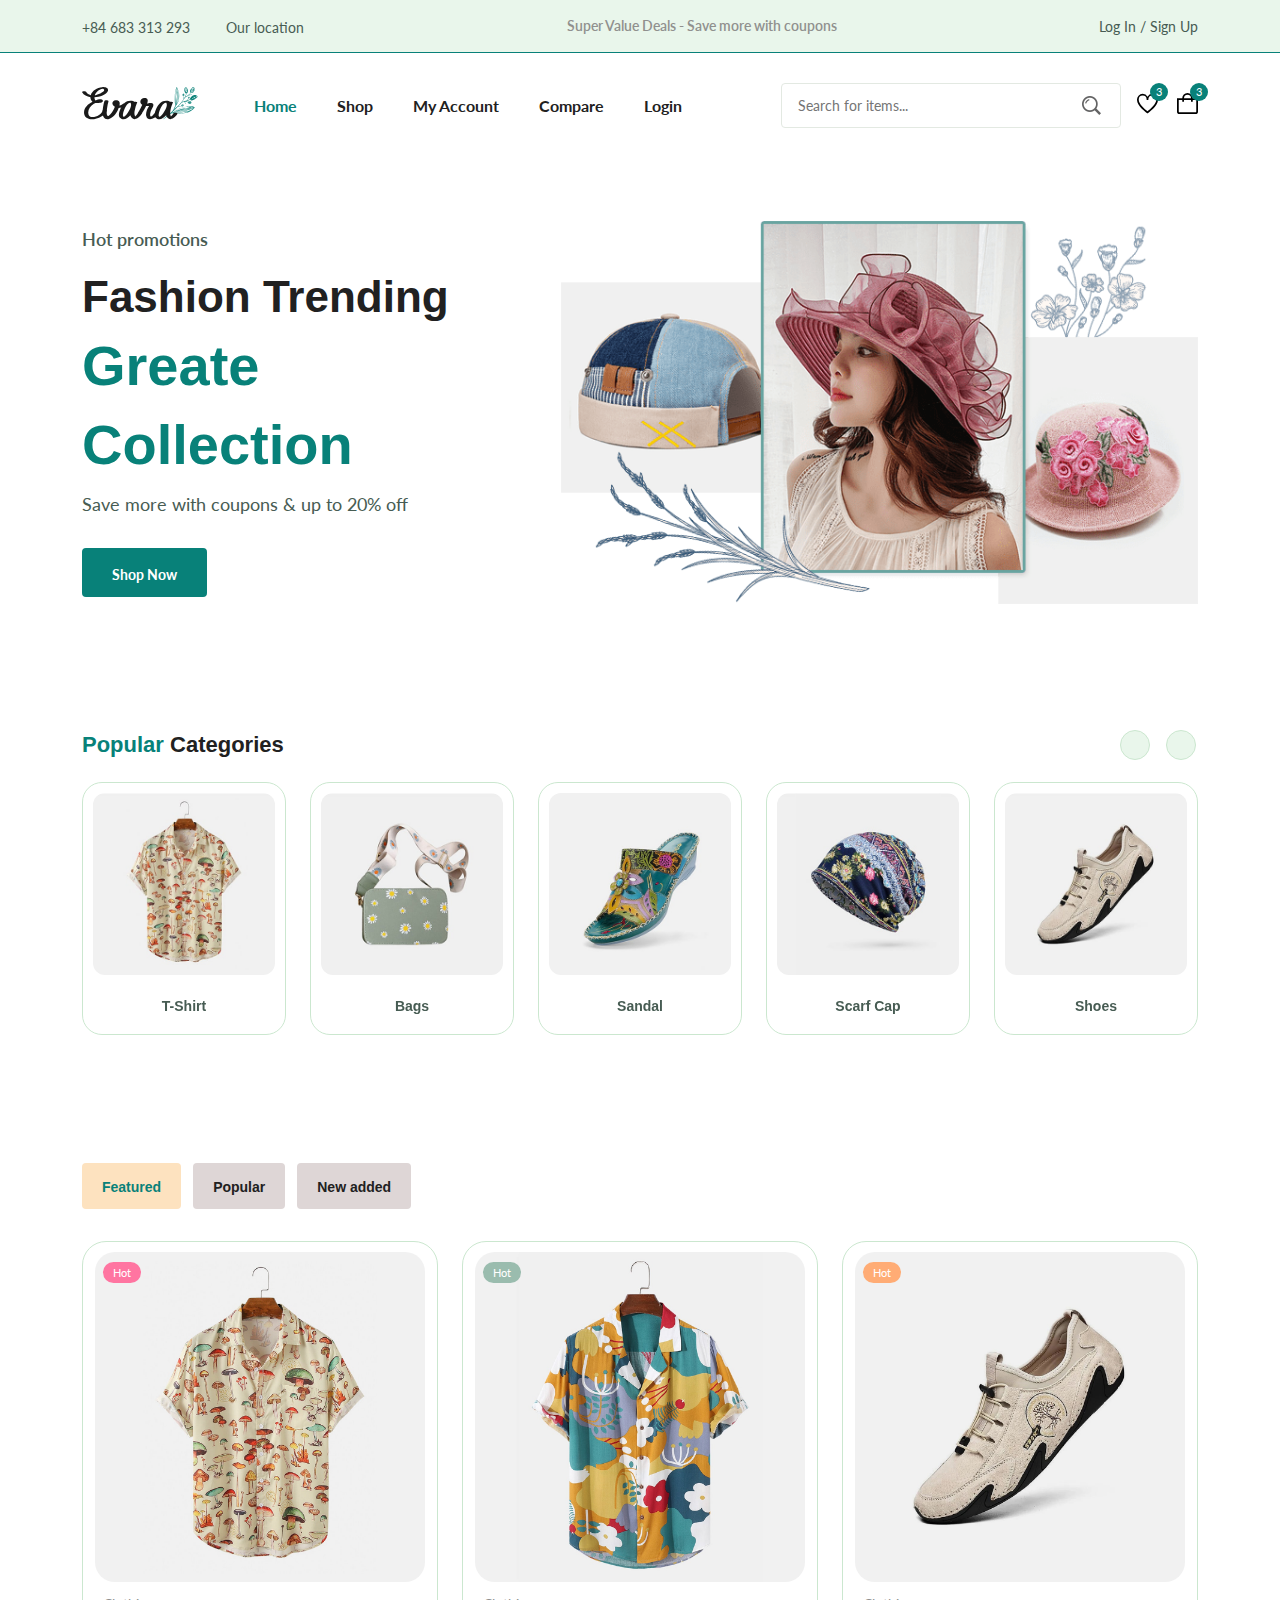
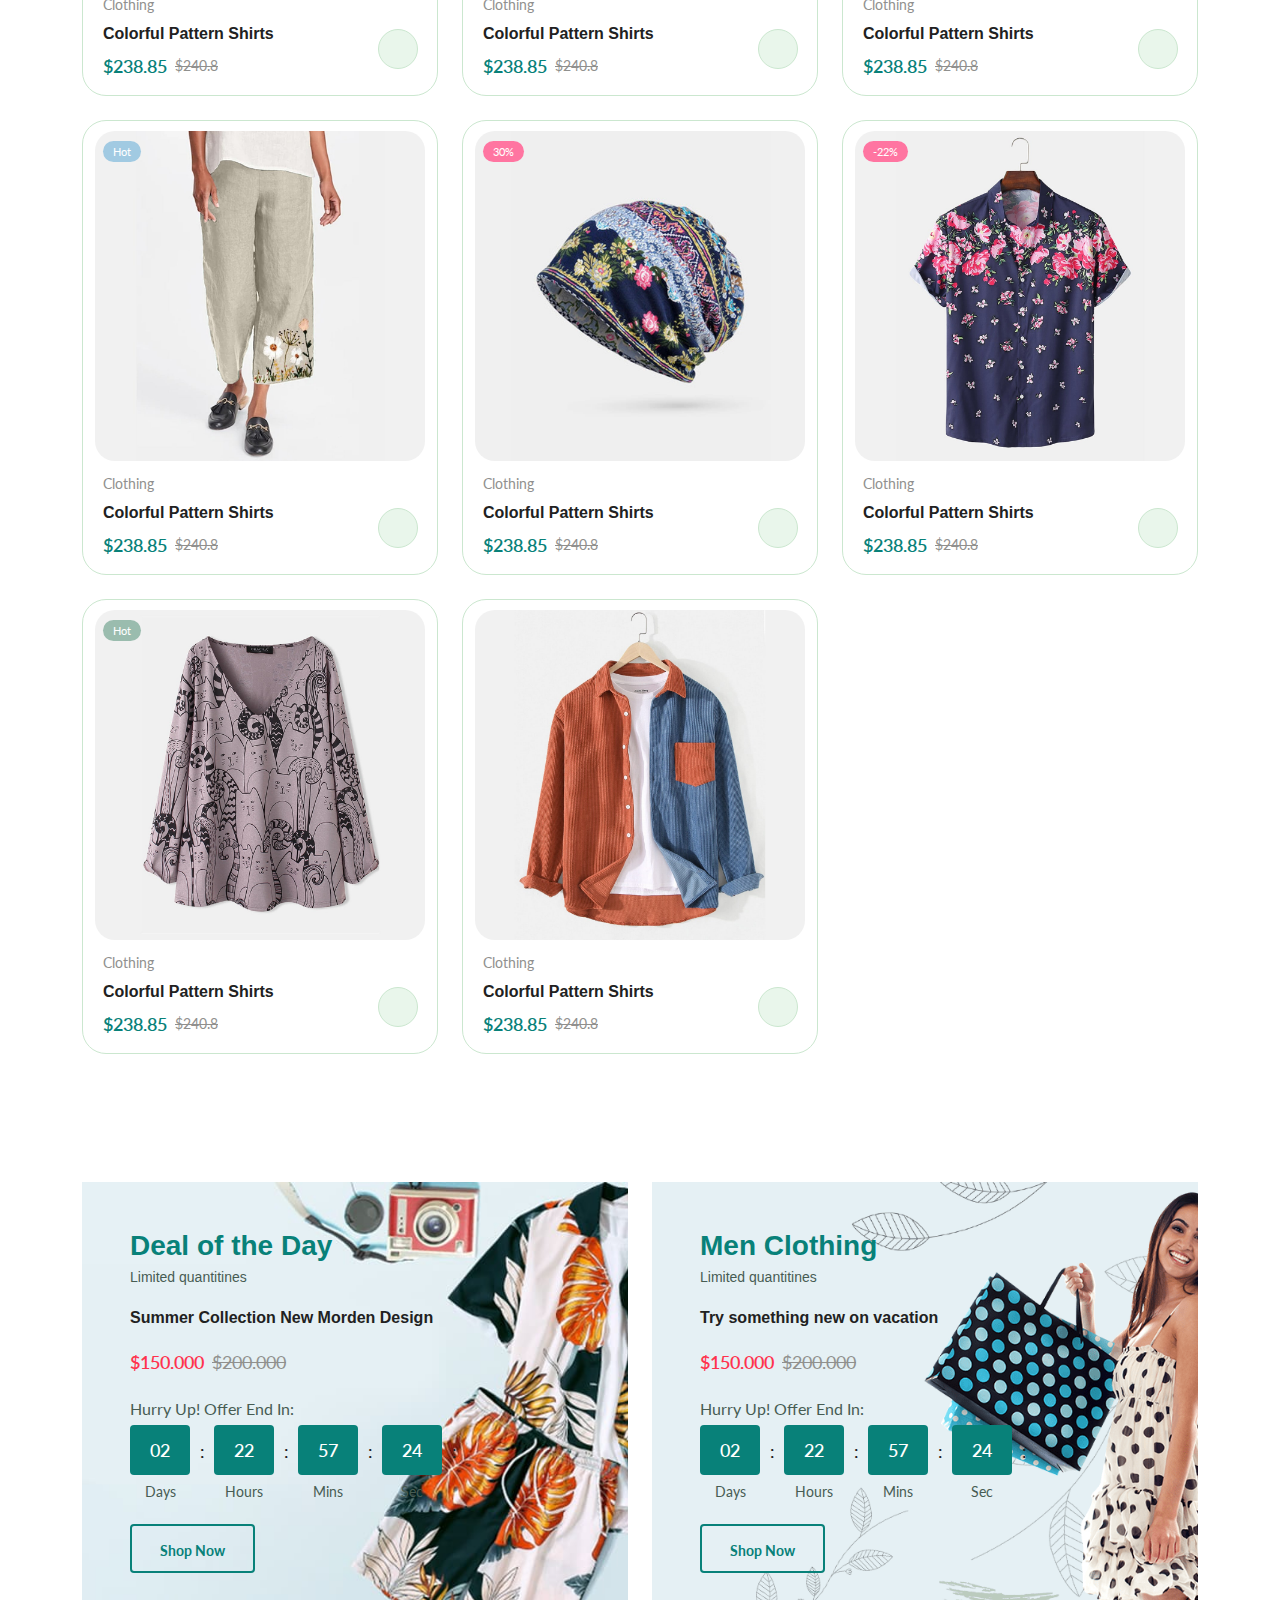
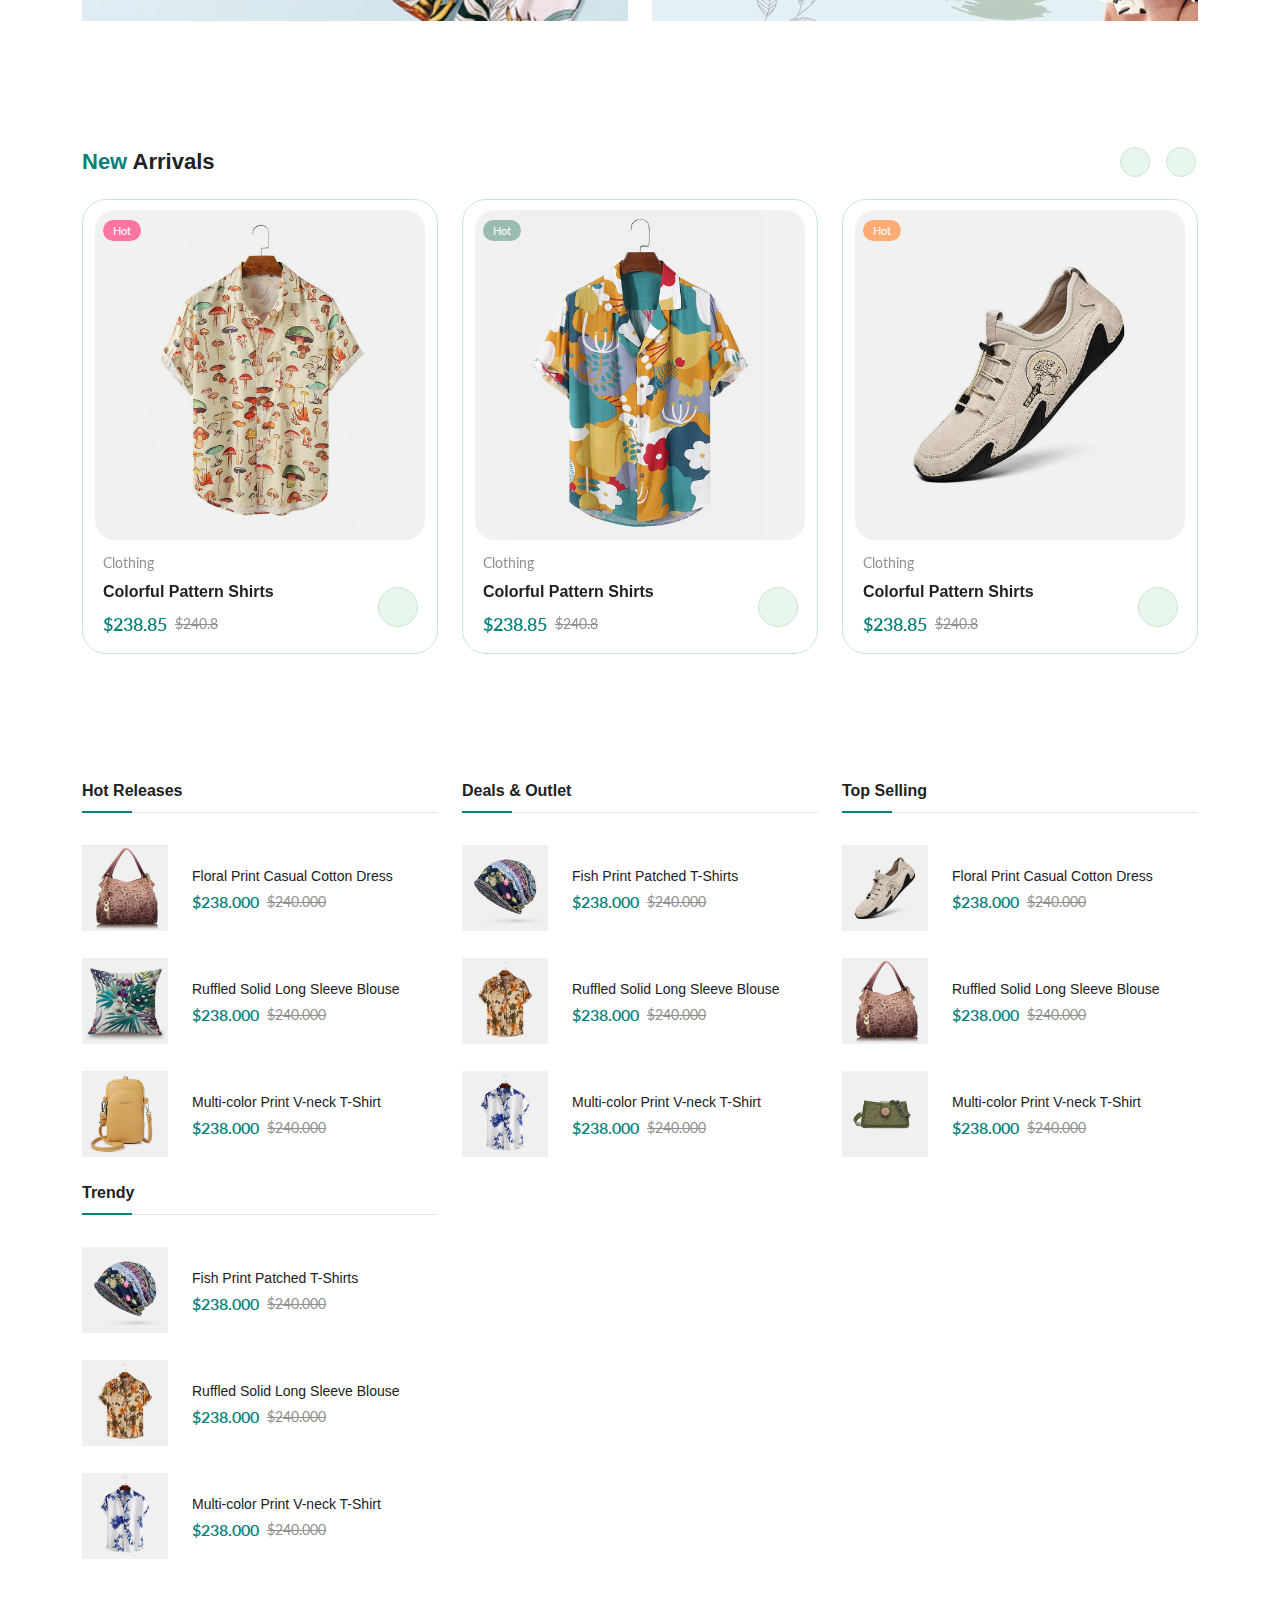
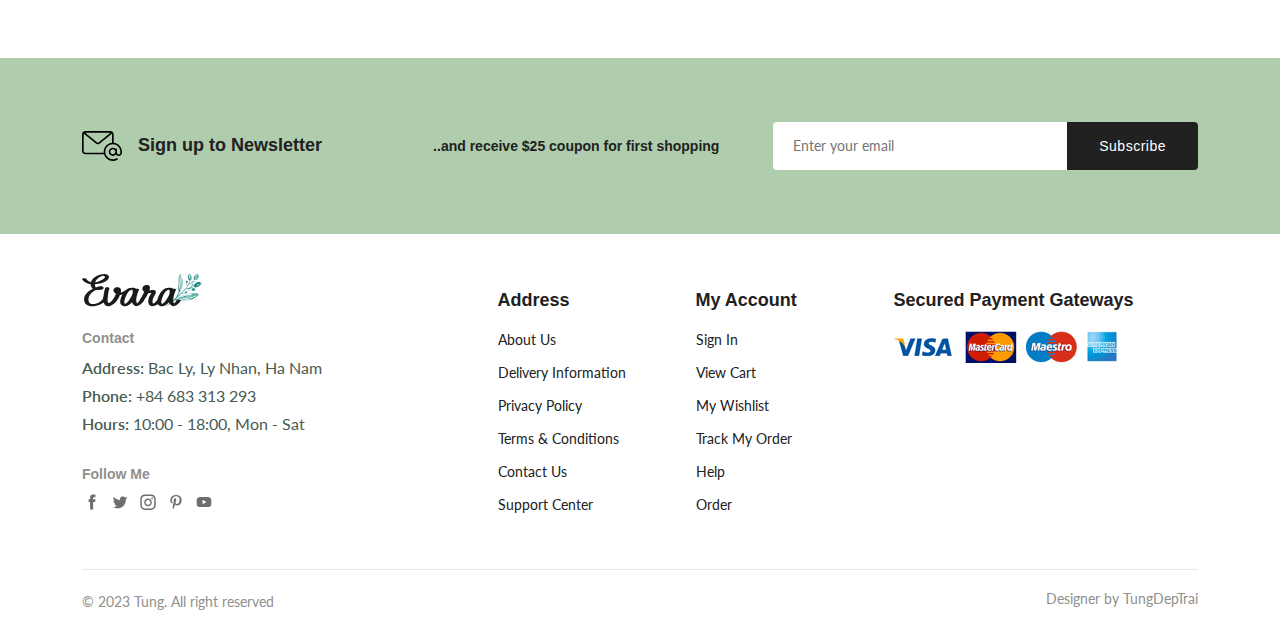
<file: index.html>
<!DOCTYPE html>
<html lang="en">

<head>
  <meta charset="UTF-8" />
  <meta name="viewport" content="width=device-width, initial-scale=1.0" />

  <!--=============== FLATICON ===============-->
  <link rel="stylesheet" href="https://cdnjs.cloudflare.com/ajax/libs/font-awesome/6.4.2/css/all.min.css"
    integrity="sha512-z3gLpd7yknf1YoNbCzqRKc4qyor8gaKU1qmn+CShxbuBusANI9QpRohGBreCFkKxLhei6S9CQXFEbbKuqLg0DA=="
    crossorigin="anonymous" referrerpolicy="no-referrer" />

  <!--=============== SWIPER CSS ===============-->
  <link rel="stylesheet" href="https://cdn.jsdelivr.net/npm/swiper@10/swiper-bundle.min.css" />
  <!--=============== CSS ===============-->
  <link rel="stylesheet" href="assets/css/styles.css" />

  <link rel="shortcut icon" href="./assets/img/logo.svg" type="image/x-icon">

  <title>Ecommerce Website</title>
</head>

<body>
  <!--=============== HEADER ===============-->
  <header class="header">
    <div class="header__top">
      <div class="header__container container">
        <div class="header__contact">
          <span>+84 683 313 293</span>
          <span>Our location</span>
        </div>
        <p class="header__alert-news">
          Super Value Deals - Save more with coupons
        </p>
        <a href="login-register.html" class="header__top-action">
          Log In / Sign Up
        </a>
      </div>
    </div>

    <nav class="nav container">
      <a href="index.html" class="nav__logo">
        <img src="assets/img/logo.svg" alt="" class="nav__logo-img">
      </a>

      <div class="nav__menu" id="nav-menu">
        <div class="nav__menu-top">
          <a href="index.html" class="nav__menu-logo">
            <img src="assets/img/logo.svg" alt="">
          </a>

          <div class="nav__close" id="nav-close">
            <i class="fa-solid fa-circle-xmark"></i>
          </div>
        </div>

        <ul class="nav__list">
          <li class="nav__item">
            <a href="index.html" class="nav__link active-link">Home</a>
          </li>

          <li class="nav__item">
            <a href="shop.html" class="nav__link">Shop</a>
          </li>

          <li class="nav__item">
            <a href="accounts.html" class="nav__link">My Account</a>
          </li>

          <li class="nav__item">
            <a href="compare.html" class="nav__link">Compare</a>
          </li>

          <li class="nav__item">
            <a href="login-register.html" class="nav__link">Login</a>
          </li>
        </ul>

        <div class="header__search">
          <input type="text" class="form__input" placeholder="Search for items...">

          <button class="search__btn">
            <img src="assets/img/search.png" alt="">
          </button>
        </div>
      </div>

      <div class="header__user--actions">
        <a href="wishlist.html" class="header__action-btn">
          <img src="assets/img/icon-heart.svg" alt="">
          <span class="count">3</span>
        </a>

        <a href="cart.html" class="header__action-btn">
          <img src="assets/img/icon-cart.svg" alt="">
          <span class="count">3</span>
        </a>

        <div class="header__action-btn nav__toggle" id="nav-toggle">
          <img src="assets/img/menu-burger.svg" alt="">
        </div>
      </div>
    </nav>
  </header>

  <!--=============== MAIN ===============-->
  <main class="main">
    <!--=============== HOME ===============-->
    <section class="home section--lg">
      <div class="home__container container grid">
        <div class="home__content">
          <span class="home__subtitle">Hot promotions</span>
          <h1 class="home__title">Fashion Trending
            <span>Greate Collection</span>
          </h1>
          <p class="home__description">Save more with coupons & up to 20% off</p>
          <a href="shop.html" class="btn">Shop Now</a>
        </div>

        <img src="assets/img/home-img.png" alt="" class="home__img">
      </div>
    </section>

    <!--=============== CATEGORIES ===============-->
    <section class="categories container section">
      <h3 class="section__title"> <span>Popular</span> Categories</h3>

      <div class="categories__container swiper">
        <div class="swiper-wrapper">
          <a href="shop.html" class="category__item swiper-slide">
            <img src="assets/img/category-1.jpg" alt="" class="category__img">

            <h3 class="category__title">T-Shirt</h3>
          </a>

          <a href="shop.html" class="category__item swiper-slide">
            <img src="assets/img/category-2.jpg" alt="" class="category__img">

            <h3 class="category__title">Bags</h3>
          </a>

          <a href="shop.html" class="category__item swiper-slide">
            <img src="assets/img/category-3.jpg" alt="" class="category__img">

            <h3 class="category__title">Sandal</h3>
          </a>

          <a href="shop.html" class="category__item swiper-slide">
            <img src="assets/img/category-4.jpg" alt="" class="category__img">

            <h3 class="category__title">Scarf Cap</h3>
          </a>

          <a href="shop.html" class="category__item swiper-slide">
            <img src="assets/img/category-5.jpg" alt="" class="category__img">

            <h3 class="category__title">Shoes</h3>
          </a>

          <a href="shop.html" class="category__item swiper-slide">
            <img src="assets/img/category-6.jpg" alt="" class="category__img">

            <h3 class="category__title">Prillowcase</h3>
          </a>

          <a href="shop.html" class="category__item swiper-slide">
            <img src="assets/img/category-7.jpg" alt="" class="category__img">

            <h3 class="category__title">Jumpsuit</h3>
          </a>

          <a href="shop.html" class="category__item swiper-slide">
            <img src="assets/img/category-8.jpg" alt="" class="category__img">

            <h3 class="category__title">Hats</h3>
          </a>

        </div>
        <div class="swiper-button-next">
          <i class="fa-solid fa-angle-right"></i>
        </div>
        <div class="swiper-button-prev">
          <i class="fa-solid fa-angle-left"></i>
        </div>
      </div>
    </section>

    <!--=============== PRODUCTS ===============-->
    <section class="products section container">
      <div class="tab__btns">
        <span class="tab__btn active-tab" data-target="#featured">Featured</span>
        <span class="tab__btn" data-target="#popular">Popular</span>
        <span class="tab__btn" data-target="#new-added">New added</span>
      </div>

      <div class="tab__items">
        <div class="tab__item active-tab" content id="featured">
          <div class="products__container grid">
            <div class="product__item">
              <div class="product__banner">
                <a href="details.html" class="product__imgaes">
                  <img src="assets/img/product-1-1.jpg" alt="" class="product__img defaule">

                  <img src="assets/img/product-1-2.jpg" alt="" class="product__img hover">
                </a>

                <div class="producut__actions">
                  <a href="#" class="action__btn" aria-lable="Quick View">
                    <i class="fa-regular fa-eye"></i>
                  </a>

                  <a href="#" class="action__btn" aria-lable="Add to Wishlist">
                    <i class="fa-solid fa-heart"></i>
                  </a>

                  <a href="#" class="action__btn" aria-lable="Compare">
                    <i class="fa-solid fa-shuffle"></i>
                  </a>
                </div>

                <div class="product__badge light-pink">Hot</div>
              </div>

              <div class="product_content">
                <span class="product__category">Clothing</span>
                <a href="details.html">
                  <h3 class="product__title">Colorful Pattern Shirts</h3>
                </a>
                <div class="product__rating">
                  <i class="fa-solid fa-star"></i>
                  <i class="fa-solid fa-star"></i>
                  <i class="fa-solid fa-star"></i>
                  <i class="fa-solid fa-star"></i>
                  <i class="fa-solid fa-star"></i>
                </div>
                <div class="product__price flex">
                  <span class="new__price">$238.85</span>
                  <span class="old__price">$240.8</span>
                </div>

                <a href="#" class="action__btn cart__btn" aria-lable="Add To Cart">
                  <i class="fa-solid fa-shop"></i>
                </a>
              </div>
            </div>

            <div class="product__item">
              <div class="product__banner">
                <a href="details.html" class="product__imgaes">
                  <img src="assets/img/product-2-1.jpg" alt="" class="product__img defaule">

                  <img src="assets/img/product-2-2.jpg" alt="" class="product__img hover">
                </a>

                <div class="producut__actions">
                  <a href="#" class="action__btn" aria-lable="Quick View">
                    <i class="fa-regular fa-eye"></i>
                  </a>

                  <a href="#" class="action__btn" aria-lable="Add to Wishlist">
                    <i class="fa-solid fa-heart"></i>
                  </a>

                  <a href="#" class="action__btn" aria-lable="Compare">
                    <i class="fa-solid fa-shuffle"></i>
                  </a>
                </div>

                <div class="product__badge light-green">Hot</div>
              </div>

              <div class="product_content">
                <span class="product__category">Clothing</span>
                <a href="details.html">
                  <h3 class="product__title">Colorful Pattern Shirts</h3>
                </a>
                <div class="product__rating">
                  <i class="fa-solid fa-star"></i>
                  <i class="fa-solid fa-star"></i>
                  <i class="fa-solid fa-star"></i>
                  <i class="fa-solid fa-star"></i>
                  <i class="fa-solid fa-star"></i>
                </div>
                <div class="product__price flex">
                  <span class="new__price">$238.85</span>
                  <span class="old__price">$240.8</span>
                </div>

                <a href="#" class="action__btn cart__btn" aria-lable="Add To Cart">
                  <i class="fa-solid fa-shop"></i>
                </a>
              </div>
            </div>

            <div class="product__item">
              <div class="product__banner">
                <a href="details.html" class="product__imgaes">
                  <img src="assets/img/product-3-1.jpg" alt="" class="product__img defaule">

                  <img src="assets/img/product-3-2.jpg" alt="" class="product__img hover">
                </a>

                <div class="producut__actions">
                  <a href="#" class="action__btn" aria-lable="Quick View">
                    <i class="fa-regular fa-eye"></i>
                  </a>

                  <a href="#" class="action__btn" aria-lable="Add to Wishlist">
                    <i class="fa-solid fa-heart"></i>
                  </a>

                  <a href="#" class="action__btn" aria-lable="Compare">
                    <i class="fa-solid fa-shuffle"></i>
                  </a>
                </div>

                <div class="product__badge light-orange">Hot</div>
              </div>

              <div class="product_content">
                <span class="product__category">Clothing</span>
                <a href="details.html">
                  <h3 class="product__title">Colorful Pattern Shirts</h3>
                </a>
                <div class="product__rating">
                  <i class="fa-solid fa-star"></i>
                  <i class="fa-solid fa-star"></i>
                  <i class="fa-solid fa-star"></i>
                  <i class="fa-solid fa-star"></i>
                  <i class="fa-solid fa-star"></i>
                </div>
                <div class="product__price flex">
                  <span class="new__price">$238.85</span>
                  <span class="old__price">$240.8</span>
                </div>

                <a href="#" class="action__btn cart__btn" aria-lable="Add To Cart">
                  <i class="fa-solid fa-shop"></i>
                </a>
              </div>
            </div>

            <div class="product__item">
              <div class="product__banner">
                <a href="details.html" class="product__imgaes">
                  <img src="assets/img/product-4-1.jpg" alt="" class="product__img defaule">

                  <img src="assets/img/product-4-2.jpg" alt="" class="product__img hover">
                </a>

                <div class="producut__actions">
                  <a href="#" class="action__btn" aria-lable="Quick View">
                    <i class="fa-regular fa-eye"></i>
                  </a>

                  <a href="#" class="action__btn" aria-lable="Add to Wishlist">
                    <i class="fa-solid fa-heart"></i>
                  </a>

                  <a href="#" class="action__btn" aria-lable="Compare">
                    <i class="fa-solid fa-shuffle"></i>
                  </a>
                </div>

                <div class="product__badge light-blue">Hot</div>
              </div>

              <div class="product_content">
                <span class="product__category">Clothing</span>
                <a href="details.html">
                  <h3 class="product__title">Colorful Pattern Shirts</h3>
                </a>
                <div class="product__rating">
                  <i class="fa-solid fa-star"></i>
                  <i class="fa-solid fa-star"></i>
                  <i class="fa-solid fa-star"></i>
                  <i class="fa-solid fa-star"></i>
                  <i class="fa-solid fa-star"></i>
                </div>
                <div class="product__price flex">
                  <span class="new__price">$238.85</span>
                  <span class="old__price">$240.8</span>
                </div>

                <a href="#" class="action__btn cart__btn" aria-lable="Add To Cart">
                  <i class="fa-solid fa-shop"></i>
                </a>
              </div>
            </div>

            <div class="product__item">
              <div class="product__banner">
                <a href="details.html" class="product__imgaes">
                  <img src="assets/img/product-5-1.jpg" alt="" class="product__img defaule">

                  <img src="assets/img/product-5-2.jpg" alt="" class="product__img hover">
                </a>

                <div class="producut__actions">
                  <a href="#" class="action__btn" aria-lable="Quick View">
                    <i class="fa-regular fa-eye"></i>
                  </a>

                  <a href="#" class="action__btn" aria-lable="Add to Wishlist">
                    <i class="fa-solid fa-heart"></i>
                  </a>

                  <a href="#" class="action__btn" aria-lable="Compare">
                    <i class="fa-solid fa-shuffle"></i>
                  </a>
                </div>

                <div class="product__badge light-pink">30%</div>
              </div>

              <div class="product_content">
                <span class="product__category">Clothing</span>
                <a href="details.html">
                  <h3 class="product__title">Colorful Pattern Shirts</h3>
                </a>
                <div class="product__rating">
                  <i class="fa-solid fa-star"></i>
                  <i class="fa-solid fa-star"></i>
                  <i class="fa-solid fa-star"></i>
                  <i class="fa-solid fa-star"></i>
                  <i class="fa-solid fa-star"></i>
                </div>
                <div class="product__price flex">
                  <span class="new__price">$238.85</span>
                  <span class="old__price">$240.8</span>
                </div>

                <a href="#" class="action__btn cart__btn" aria-lable="Add To Cart">
                  <i class="fa-solid fa-shop"></i>
                </a>
              </div>
            </div>

            <div class="product__item">
              <div class="product__banner">
                <a href="details.html" class="product__imgaes">
                  <img src="assets/img/product-6-1.jpg" alt="" class="product__img defaule">

                  <img src="assets/img/product-6-2.jpg" alt="" class="product__img hover">
                </a>

                <div class="producut__actions">
                  <a href="#" class="action__btn" aria-lable="Quick View">
                    <i class="fa-regular fa-eye"></i>
                  </a>

                  <a href="#" class="action__btn" aria-lable="Add to Wishlist">
                    <i class="fa-solid fa-heart"></i>
                  </a>

                  <a href="#" class="action__btn" aria-lable="Compare">
                    <i class="fa-solid fa-shuffle"></i>
                  </a>
                </div>

                <div class="product__badge light-pink">-22%</div>
              </div>

              <div class="product_content">
                <span class="product__category">Clothing</span>
                <a href="details.html">
                  <h3 class="product__title">Colorful Pattern Shirts</h3>
                </a>
                <div class="product__rating">
                  <i class="fa-solid fa-star"></i>
                  <i class="fa-solid fa-star"></i>
                  <i class="fa-solid fa-star"></i>
                  <i class="fa-solid fa-star"></i>
                  <i class="fa-solid fa-star"></i>
                </div>
                <div class="product__price flex">
                  <span class="new__price">$238.85</span>
                  <span class="old__price">$240.8</span>
                </div>

                <a href="#" class="action__btn cart__btn" aria-lable="Add To Cart">
                  <i class="fa-solid fa-shop"></i>
                </a>
              </div>
            </div>

            <div class="product__item">
              <div class="product__banner">
                <a href="details.html" class="product__imgaes">
                  <img src="assets/img/product-7-1.jpg" alt="" class="product__img defaule">

                  <img src="assets/img/product-7-2.jpg" alt="" class="product__img hover">
                </a>

                <div class="producut__actions">
                  <a href="#" class="action__btn" aria-lable="Quick View">
                    <i class="fa-regular fa-eye"></i>
                  </a>

                  <a href="#" class="action__btn" aria-lable="Add to Wishlist">
                    <i class="fa-solid fa-heart"></i>
                  </a>

                  <a href="#" class="action__btn" aria-lable="Compare">
                    <i class="fa-solid fa-shuffle"></i>
                  </a>
                </div>

                <div class="product__badge light-green">Hot</div>
              </div>

              <div class="product_content">
                <span class="product__category">Clothing</span>
                <a href="details.html">
                  <h3 class="product__title">Colorful Pattern Shirts</h3>
                </a>
                <div class="product__rating">
                  <i class="fa-solid fa-star"></i>
                  <i class="fa-solid fa-star"></i>
                  <i class="fa-solid fa-star"></i>
                  <i class="fa-solid fa-star"></i>
                  <i class="fa-solid fa-star"></i>
                </div>
                <div class="product__price flex">
                  <span class="new__price">$238.85</span>
                  <span class="old__price">$240.8</span>
                </div>

                <a href="#" class="action__btn cart__btn" aria-lable="Add To Cart">
                  <i class="fa-solid fa-shop"></i>
                </a>
              </div>
            </div>

            <div class="product__item">
              <div class="product__banner">
                <a href="details.html" class="product__imgaes">
                  <img src="assets/img/product-8-1.jpg" alt="" class="product__img defaule">

                  <img src="assets/img/product-8-2.jpg" alt="" class="product__img hover">
                </a>

                <div class="producut__actions">
                  <a href="#" class="action__btn" aria-lable="Quick View">
                    <i class="fa-regular fa-eye"></i>
                  </a>

                  <a href="#" class="action__btn" aria-lable="Add to Wishlist">
                    <i class="fa-solid fa-heart"></i>
                  </a>

                  <a href="#" class="action__btn" aria-lable="Compare">
                    <i class="fa-solid fa-shuffle"></i>
                  </a>
                </div>
              </div>

              <div class="product_content">
                <span class="product__category">Clothing</span>
                <a href="details.html">
                  <h3 class="product__title">Colorful Pattern Shirts</h3>
                </a>
                <div class="product__rating">
                  <i class="fa-solid fa-star"></i>
                  <i class="fa-solid fa-star"></i>
                  <i class="fa-solid fa-star"></i>
                  <i class="fa-solid fa-star"></i>
                  <i class="fa-solid fa-star"></i>
                </div>
                <div class="product__price flex">
                  <span class="new__price">$238.85</span>
                  <span class="old__price">$240.8</span>
                </div>

                <a href="#" class="action__btn cart__btn" aria-lable="Add To Cart">
                  <i class="fa-solid fa-shop"></i>
                </a>
              </div>
            </div>
          </div>
        </div>

        <div class="tab__item" content id="popular">
          <div class="products__container grid">
            <div class="product__item">
              <div class="product__banner">
                <a href="details.html" class="product__imgaes">
                  <img src="assets/img/product-9-1.jpg" alt="" class="product__img defaule">

                  <img src="assets/img/product-9-2.jpg" alt="" class="product__img hover">
                </a>

                <div class="producut__actions">
                  <a href="#" class="action__btn" aria-lable="Quick View">
                    <i class="fa-regular fa-eye"></i>
                  </a>

                  <a href="#" class="action__btn" aria-lable="Add to Wishlist">
                    <i class="fa-solid fa-heart"></i>
                  </a>

                  <a href="#" class="action__btn" aria-lable="Compare">
                    <i class="fa-solid fa-shuffle"></i>
                  </a>
                </div>

                <div class="product__badge light-pink">Hot</div>
              </div>

              <div class="product_content">
                <span class="product__category">Clothing</span>
                <a href="details.html">
                  <h3 class="product__title">Colorful Pattern Shirts</h3>
                </a>
                <div class="product__rating">
                  <i class="fa-solid fa-star"></i>
                  <i class="fa-solid fa-star"></i>
                  <i class="fa-solid fa-star"></i>
                  <i class="fa-solid fa-star"></i>
                  <i class="fa-solid fa-star"></i>
                </div>
                <div class="product__price flex">
                  <span class="new__price">$238.85</span>
                  <span class="old__price">$240.8</span>
                </div>

                <a href="#" class="action__btn cart__btn" aria-lable="Add To Cart">
                  <i class="fa-solid fa-shop"></i>
                </a>
              </div>
            </div>

            <div class="product__item">
              <div class="product__banner">
                <a href="details.html" class="product__imgaes">
                  <img src="assets/img/product-5-1.jpg" alt="" class="product__img defaule">

                  <img src="assets/img/product-5-2.jpg" alt="" class="product__img hover">
                </a>

                <div class="producut__actions">
                  <a href="#" class="action__btn" aria-lable="Quick View">
                    <i class="fa-regular fa-eye"></i>
                  </a>

                  <a href="#" class="action__btn" aria-lable="Add to Wishlist">
                    <i class="fa-solid fa-heart"></i>
                  </a>

                  <a href="#" class="action__btn" aria-lable="Compare">
                    <i class="fa-solid fa-shuffle"></i>
                  </a>
                </div>

                <div class="product__badge light-green">Hot</div>
              </div>

              <div class="product_content">
                <span class="product__category">Clothing</span>
                <a href="details.html">
                  <h3 class="product__title">Colorful Pattern Shirts</h3>
                </a>
                <div class="product__rating">
                  <i class="fa-solid fa-star"></i>
                  <i class="fa-solid fa-star"></i>
                  <i class="fa-solid fa-star"></i>
                  <i class="fa-solid fa-star"></i>
                  <i class="fa-solid fa-star"></i>
                </div>
                <div class="product__price flex">
                  <span class="new__price">$238.85</span>
                  <span class="old__price">$240.8</span>
                </div>

                <a href="#" class="action__btn cart__btn" aria-lable="Add To Cart">
                  <i class="fa-solid fa-shop"></i>
                </a>
              </div>
            </div>

            <div class="product__item">
              <div class="product__banner">
                <a href="details.html" class="product__imgaes">
                  <img src="assets/img/product-3-1.jpg" alt="" class="product__img defaule">

                  <img src="assets/img/product-3-2.jpg" alt="" class="product__img hover">
                </a>

                <div class="producut__actions">
                  <a href="#" class="action__btn" aria-lable="Quick View">
                    <i class="fa-regular fa-eye"></i>
                  </a>

                  <a href="#" class="action__btn" aria-lable="Add to Wishlist">
                    <i class="fa-solid fa-heart"></i>
                  </a>

                  <a href="#" class="action__btn" aria-lable="Compare">
                    <i class="fa-solid fa-shuffle"></i>
                  </a>
                </div>

                <div class="product__badge light-orange">Hot</div>
              </div>

              <div class="product_content">
                <span class="product__category">Clothing</span>
                <a href="details.html">
                  <h3 class="product__title">Colorful Pattern Shirts</h3>
                </a>
                <div class="product__rating">
                  <i class="fa-solid fa-star"></i>
                  <i class="fa-solid fa-star"></i>
                  <i class="fa-solid fa-star"></i>
                  <i class="fa-solid fa-star"></i>
                  <i class="fa-solid fa-star"></i>
                </div>
                <div class="product__price flex">
                  <span class="new__price">$238.85</span>
                  <span class="old__price">$240.8</span>
                </div>

                <a href="#" class="action__btn cart__btn" aria-lable="Add To Cart">
                  <i class="fa-solid fa-shop"></i>
                </a>
              </div>
            </div>

            <div class="product__item">
              <div class="product__banner">
                <a href="details.html" class="product__imgaes">
                  <img src="assets/img/product-4-1.jpg" alt="" class="product__img defaule">

                  <img src="assets/img/product-4-2.jpg" alt="" class="product__img hover">
                </a>

                <div class="producut__actions">
                  <a href="#" class="action__btn" aria-lable="Quick View">
                    <i class="fa-regular fa-eye"></i>
                  </a>

                  <a href="#" class="action__btn" aria-lable="Add to Wishlist">
                    <i class="fa-solid fa-heart"></i>
                  </a>

                  <a href="#" class="action__btn" aria-lable="Compare">
                    <i class="fa-solid fa-shuffle"></i>
                  </a>
                </div>

                <div class="product__badge light-blue">Hot</div>
              </div>

              <div class="product_content">
                <span class="product__category">Clothing</span>
                <a href="details.html">
                  <h3 class="product__title">Colorful Pattern Shirts</h3>
                </a>
                <div class="product__rating">
                  <i class="fa-solid fa-star"></i>
                  <i class="fa-solid fa-star"></i>
                  <i class="fa-solid fa-star"></i>
                  <i class="fa-solid fa-star"></i>
                  <i class="fa-solid fa-star"></i>
                </div>
                <div class="product__price flex">
                  <span class="new__price">$238.85</span>
                  <span class="old__price">$240.8</span>
                </div>

                <a href="#" class="action__btn cart__btn" aria-lable="Add To Cart">
                  <i class="fa-solid fa-shop"></i>
                </a>
              </div>
            </div>

            <div class="product__item">
              <div class="product__banner">
                <a href="details.html" class="product__imgaes">
                  <img src="assets/img/product-5-1.jpg" alt="" class="product__img defaule">

                  <img src="assets/img/product-5-2.jpg" alt="" class="product__img hover">
                </a>

                <div class="producut__actions">
                  <a href="#" class="action__btn" aria-lable="Quick View">
                    <i class="fa-regular fa-eye"></i>
                  </a>

                  <a href="#" class="action__btn" aria-lable="Add to Wishlist">
                    <i class="fa-solid fa-heart"></i>
                  </a>

                  <a href="#" class="action__btn" aria-lable="Compare">
                    <i class="fa-solid fa-shuffle"></i>
                  </a>
                </div>

                <div class="product__badge light-pink">-30%</div>
              </div>

              <div class="product_content">
                <span class="product__category">Clothing</span>
                <a href="details.html">
                  <h3 class="product__title">Colorful Pattern Shirts</h3>
                </a>
                <div class="product__rating">
                  <i class="fa-solid fa-star"></i>
                  <i class="fa-solid fa-star"></i>
                  <i class="fa-solid fa-star"></i>
                  <i class="fa-solid fa-star"></i>
                  <i class="fa-solid fa-star"></i>
                </div>
                <div class="product__price flex">
                  <span class="new__price">$238.85</span>
                  <span class="old__price">$240.8</span>
                </div>

                <a href="#" class="action__btn cart__btn" aria-lable="Add To Cart">
                  <i class="fa-solid fa-shop"></i>
                </a>
              </div>
            </div>

            <div class="product__item">
              <div class="product__banner">
                <a href="details.html" class="product__imgaes">
                  <img src="assets/img/product-6-1.jpg" alt="" class="product__img defaule">

                  <img src="assets/img/product-6-2.jpg" alt="" class="product__img hover">
                </a>

                <div class="producut__actions">
                  <a href="#" class="action__btn" aria-lable="Quick View">
                    <i class="fa-regular fa-eye"></i>
                  </a>

                  <a href="#" class="action__btn" aria-lable="Add to Wishlist">
                    <i class="fa-solid fa-heart"></i>
                  </a>

                  <a href="#" class="action__btn" aria-lable="Compare">
                    <i class="fa-solid fa-shuffle"></i>
                  </a>
                </div>

                <div class="product__badge light-pink">-22%</div>
              </div>

              <div class="product_content">
                <span class="product__category">Clothing</span>
                <a href="details.html">
                  <h3 class="product__title">Colorful Pattern Shirts</h3>
                </a>
                <div class="product__rating">
                  <i class="fa-solid fa-star"></i>
                  <i class="fa-solid fa-star"></i>
                  <i class="fa-solid fa-star"></i>
                  <i class="fa-solid fa-star"></i>
                  <i class="fa-solid fa-star"></i>
                </div>
                <div class="product__price flex">
                  <span class="new__price">$238.85</span>
                  <span class="old__price">$240.8</span>
                </div>

                <a href="#" class="action__btn cart__btn" aria-lable="Add To Cart">
                  <i class="fa-solid fa-shop"></i>
                </a>
              </div>
            </div>

            <div class="product__item">
              <div class="product__banner">
                <a href="details.html" class="product__imgaes">
                  <img src="assets/img/product-7-1.jpg" alt="" class="product__img defaule">

                  <img src="assets/img/product-7-2.jpg" alt="" class="product__img hover">
                </a>

                <div class="producut__actions">
                  <a href="#" class="action__btn" aria-lable="Quick View">
                    <i class="fa-regular fa-eye"></i>
                  </a>

                  <a href="#" class="action__btn" aria-lable="Add to Wishlist">
                    <i class="fa-solid fa-heart"></i>
                  </a>

                  <a href="#" class="action__btn" aria-lable="Compare">
                    <i class="fa-solid fa-shuffle"></i>
                  </a>
                </div>

                <div class="product__badge light-green">Hot</div>
              </div>

              <div class="product_content">
                <span class="product__category">Clothing</span>
                <a href="details.html">
                  <h3 class="product__title">Colorful Pattern Shirts</h3>
                </a>
                <div class="product__rating">
                  <i class="fa-solid fa-star"></i>
                  <i class="fa-solid fa-star"></i>
                  <i class="fa-solid fa-star"></i>
                  <i class="fa-solid fa-star"></i>
                  <i class="fa-solid fa-star"></i>
                </div>
                <div class="product__price flex">
                  <span class="new__price">$238.85</span>
                  <span class="old__price">$240.8</span>
                </div>

                <a href="#" class="action__btn cart__btn" aria-lable="Add To Cart">
                  <i class="fa-solid fa-shop"></i>
                </a>
              </div>
            </div>

            <div class="product__item">
              <div class="product__banner">
                <a href="details.html" class="product__imgaes">
                  <img src="assets/img/product-8-1.jpg" alt="" class="product__img defaule">

                  <img src="assets/img/product-8-2.jpg" alt="" class="product__img hover">
                </a>

                <div class="producut__actions">
                  <a href="#" class="action__btn" aria-lable="Quick View">
                    <i class="fa-regular fa-eye"></i>
                  </a>

                  <a href="#" class="action__btn" aria-lable="Add to Wishlist">
                    <i class="fa-solid fa-heart"></i>
                  </a>

                  <a href="#" class="action__btn" aria-lable="Compare">
                    <i class="fa-solid fa-shuffle"></i>
                  </a>
                </div>
              </div>

              <div class="product_content">
                <span class="product__category">Clothing</span>
                <a href="details.html">
                  <h3 class="product__title">Colorful Pattern Shirts</h3>
                </a>
                <div class="product__rating">
                  <i class="fa-solid fa-star"></i>
                  <i class="fa-solid fa-star"></i>
                  <i class="fa-solid fa-star"></i>
                  <i class="fa-solid fa-star"></i>
                  <i class="fa-solid fa-star"></i>
                </div>
                <div class="product__price flex">
                  <span class="new__price">$238.85</span>
                  <span class="old__price">$240.8</span>
                </div>

                <a href="#" class="action__btn cart__btn" aria-lable="Add To Cart">
                  <i class="fa-solid fa-shop"></i>
                </a>
              </div>
            </div>


          </div>
        </div>

        <div class="tab__item" content id="new-added">
          <div class="products__container grid">
            <div class="product__item">
              <div class="product__banner">
                <a href="details.html" class="product__imgaes">
                  <img src="assets/img/product-6-1.jpg" alt="" class="product__img defaule">

                  <img src="assets/img/product-6-2.jpg" alt="" class="product__img hover">
                </a>

                <div class="producut__actions">
                  <a href="#" class="action__btn" aria-lable="Quick View">
                    <i class="fa-regular fa-eye"></i>
                  </a>

                  <a href="#" class="action__btn" aria-lable="Add to Wishlist">
                    <i class="fa-solid fa-heart"></i>
                  </a>

                  <a href="#" class="action__btn" aria-lable="Compare">
                    <i class="fa-solid fa-shuffle"></i>
                  </a>
                </div>

                <div class="product__badge light-pink">Hot</div>
              </div>

              <div class="product_content">
                <span class="product__category">Clothing</span>
                <a href="details.html">
                  <h3 class="product__title">Colorful Pattern Shirts</h3>
                </a>
                <div class="product__rating">
                  <i class="fa-solid fa-star"></i>
                  <i class="fa-solid fa-star"></i>
                  <i class="fa-solid fa-star"></i>
                  <i class="fa-solid fa-star"></i>
                  <i class="fa-solid fa-star"></i>
                </div>
                <div class="product__price flex">
                  <span class="new__price">$238.85</span>
                  <span class="old__price">$240.8</span>
                </div>

                <a href="#" class="action__btn cart__btn" aria-lable="Add To Cart">
                  <i class="fa-solid fa-shop"></i>
                </a>
              </div>
            </div>

            <div class="product__item">
              <div class="product__banner">
                <a href="details.html" class="product__imgaes">
                  <img src="assets/img/product-2-1.jpg" alt="" class="product__img defaule">

                  <img src="assets/img/product-2-2.jpg" alt="" class="product__img hover">
                </a>

                <div class="producut__actions">
                  <a href="#" class="action__btn" aria-lable="Quick View">
                    <i class="fa-regular fa-eye"></i>
                  </a>

                  <a href="#" class="action__btn" aria-lable="Add to Wishlist">
                    <i class="fa-solid fa-heart"></i>
                  </a>

                  <a href="#" class="action__btn" aria-lable="Compare">
                    <i class="fa-solid fa-shuffle"></i>
                  </a>
                </div>

                <div class="product__badge light-green">Hot</div>
              </div>

              <div class="product_content">
                <span class="product__category">Clothing</span>
                <a href="details.html">
                  <h3 class="product__title">Colorful Pattern Shirts</h3>
                </a>
                <div class="product__rating">
                  <i class="fa-solid fa-star"></i>
                  <i class="fa-solid fa-star"></i>
                  <i class="fa-solid fa-star"></i>
                  <i class="fa-solid fa-star"></i>
                  <i class="fa-solid fa-star"></i>
                </div>
                <div class="product__price flex">
                  <span class="new__price">$238.85</span>
                  <span class="old__price">$240.8</span>
                </div>

                <a href="#" class="action__btn cart__btn" aria-lable="Add To Cart">
                  <i class="fa-solid fa-shop"></i>
                </a>
              </div>
            </div>

            <div class="product__item">
              <div class="product__banner">
                <a href="details.html" class="product__imgaes">
                  <img src="assets/img/product-3-1.jpg" alt="" class="product__img defaule">

                  <img src="assets/img/product-3-2.jpg" alt="" class="product__img hover">
                </a>

                <div class="producut__actions">
                  <a href="#" class="action__btn" aria-lable="Quick View">
                    <i class="fa-regular fa-eye"></i>
                  </a>

                  <a href="#" class="action__btn" aria-lable="Add to Wishlist">
                    <i class="fa-solid fa-heart"></i>
                  </a>

                  <a href="#" class="action__btn" aria-lable="Compare">
                    <i class="fa-solid fa-shuffle"></i>
                  </a>
                </div>

                <div class="product__badge light-orange">Hot</div>
              </div>

              <div class="product_content">
                <span class="product__category">Clothing</span>
                <a href="details.html">
                  <h3 class="product__title">Colorful Pattern Shirts</h3>
                </a>
                <div class="product__rating">
                  <i class="fa-solid fa-star"></i>
                  <i class="fa-solid fa-star"></i>
                  <i class="fa-solid fa-star"></i>
                  <i class="fa-solid fa-star"></i>
                  <i class="fa-solid fa-star"></i>
                </div>
                <div class="product__price flex">
                  <span class="new__price">$238.85</span>
                  <span class="old__price">$240.8</span>
                </div>

                <a href="#" class="action__btn cart__btn" aria-lable="Add To Cart">
                  <i class="fa-solid fa-shop"></i>
                </a>
              </div>
            </div>

            <div class="product__item">
              <div class="product__banner">
                <a href="details.html" class="product__imgaes">
                  <img src="assets/img/product-4-1.jpg" alt="" class="product__img defaule">

                  <img src="assets/img/product-4-2.jpg" alt="" class="product__img hover">
                </a>

                <div class="producut__actions">
                  <a href="#" class="action__btn" aria-lable="Quick View">
                    <i class="fa-regular fa-eye"></i>
                  </a>

                  <a href="#" class="action__btn" aria-lable="Add to Wishlist">
                    <i class="fa-solid fa-heart"></i>
                  </a>

                  <a href="#" class="action__btn" aria-lable="Compare">
                    <i class="fa-solid fa-shuffle"></i>
                  </a>
                </div>

                <div class="product__badge light-blue">Hot</div>
              </div>

              <div class="product_content">
                <span class="product__category">Clothing</span>
                <a href="details.html">
                  <h3 class="product__title">Colorful Pattern Shirts</h3>
                </a>
                <div class="product__rating">
                  <i class="fa-solid fa-star"></i>
                  <i class="fa-solid fa-star"></i>
                  <i class="fa-solid fa-star"></i>
                  <i class="fa-solid fa-star"></i>
                  <i class="fa-solid fa-star"></i>
                </div>
                <div class="product__price flex">
                  <span class="new__price">$238.85</span>
                  <span class="old__price">$240.8</span>
                </div>

                <a href="#" class="action__btn cart__btn" aria-lable="Add To Cart">
                  <i class="fa-solid fa-shop"></i>
                </a>
              </div>
            </div>

            <div class="product__item">
              <div class="product__banner">
                <a href="details.html" class="product__imgaes">
                  <img src="assets/img/product-5-1.jpg" alt="" class="product__img defaule">

                  <img src="assets/img/product-5-2.jpg" alt="" class="product__img hover">
                </a>

                <div class="producut__actions">
                  <a href="#" class="action__btn" aria-lable="Quick View">
                    <i class="fa-regular fa-eye"></i>
                  </a>

                  <a href="#" class="action__btn" aria-lable="Add to Wishlist">
                    <i class="fa-solid fa-heart"></i>
                  </a>

                  <a href="#" class="action__btn" aria-lable="Compare">
                    <i class="fa-solid fa-shuffle"></i>
                  </a>
                </div>

                <div class="product__badge light-pink">-30%</div>
              </div>

              <div class="product_content">
                <span class="product__category">Clothing</span>
                <a href="details.html">
                  <h3 class="product__title">Colorful Pattern Shirts</h3>
                </a>
                <div class="product__rating">
                  <i class="fa-solid fa-star"></i>
                  <i class="fa-solid fa-star"></i>
                  <i class="fa-solid fa-star"></i>
                  <i class="fa-solid fa-star"></i>
                  <i class="fa-solid fa-star"></i>
                </div>
                <div class="product__price flex">
                  <span class="new__price">$238.85</span>
                  <span class="old__price">$240.8</span>
                </div>

                <a href="#" class="action__btn cart__btn" aria-lable="Add To Cart">
                  <i class="fa-solid fa-shop"></i>
                </a>
              </div>
            </div>

            <div class="product__item">
              <div class="product__banner">
                <a href="details.html" class="product__imgaes">
                  <img src="assets/img/product-6-1.jpg" alt="" class="product__img defaule">

                  <img src="assets/img/product-6-2.jpg" alt="" class="product__img hover">
                </a>

                <div class="producut__actions">
                  <a href="#" class="action__btn" aria-lable="Quick View">
                    <i class="fa-regular fa-eye"></i>
                  </a>

                  <a href="#" class="action__btn" aria-lable="Add to Wishlist">
                    <i class="fa-solid fa-heart"></i>
                  </a>

                  <a href="#" class="action__btn" aria-lable="Compare">
                    <i class="fa-solid fa-shuffle"></i>
                  </a>
                </div>

                <div class="product__badge light-pink">-22%</div>
              </div>

              <div class="product_content">
                <span class="product__category">Clothing</span>
                <a href="details.html">
                  <h3 class="product__title">Colorful Pattern Shirts</h3>
                </a>
                <div class="product__rating">
                  <i class="fa-solid fa-star"></i>
                  <i class="fa-solid fa-star"></i>
                  <i class="fa-solid fa-star"></i>
                  <i class="fa-solid fa-star"></i>
                  <i class="fa-solid fa-star"></i>
                </div>
                <div class="product__price flex">
                  <span class="new__price">$238.85</span>
                  <span class="old__price">$240.8</span>
                </div>

                <a href="#" class="action__btn cart__btn" aria-lable="Add To Cart">
                  <i class="fa-solid fa-shop"></i>
                </a>
              </div>
            </div>

            <div class="product__item">
              <div class="product__banner">
                <a href="details.html" class="product__imgaes">
                  <img src="assets/img/product-7-1.jpg" alt="" class="product__img defaule">

                  <img src="assets/img/product-7-2.jpg" alt="" class="product__img hover">
                </a>

                <div class="producut__actions">
                  <a href="#" class="action__btn" aria-lable="Quick View">
                    <i class="fa-regular fa-eye"></i>
                  </a>

                  <a href="#" class="action__btn" aria-lable="Add to Wishlist">
                    <i class="fa-solid fa-heart"></i>
                  </a>

                  <a href="#" class="action__btn" aria-lable="Compare">
                    <i class="fa-solid fa-shuffle"></i>
                  </a>
                </div>

                <div class="product__badge light-green">Hot</div>
              </div>

              <div class="product_content">
                <span class="product__category">Clothing</span>
                <a href="details.html">
                  <h3 class="product__title">Colorful Pattern Shirts</h3>
                </a>
                <div class="product__rating">
                  <i class="fa-solid fa-star"></i>
                  <i class="fa-solid fa-star"></i>
                  <i class="fa-solid fa-star"></i>
                  <i class="fa-solid fa-star"></i>
                  <i class="fa-solid fa-star"></i>
                </div>
                <div class="product__price flex">
                  <span class="new__price">$238.85</span>
                  <span class="old__price">$240.8</span>
                </div>

                <a href="#" class="action__btn cart__btn" aria-lable="Add To Cart">
                  <i class="fa-solid fa-shop"></i>
                </a>
              </div>
            </div>

            <div class="product__item">
              <div class="product__banner">
                <a href="details.html" class="product__imgaes">
                  <img src="assets/img/product-8-1.jpg" alt="" class="product__img defaule">

                  <img src="assets/img/product-8-2.jpg" alt="" class="product__img hover">
                </a>

                <div class="producut__actions">
                  <a href="#" class="action__btn" aria-lable="Quick View">
                    <i class="fa-regular fa-eye"></i>
                  </a>

                  <a href="#" class="action__btn" aria-lable="Add to Wishlist">
                    <i class="fa-solid fa-heart"></i>
                  </a>

                  <a href="#" class="action__btn" aria-lable="Compare">
                    <i class="fa-solid fa-shuffle"></i>
                  </a>
                </div>
              </div>

              <div class="product_content">
                <span class="product__category">Clothing</span>
                <a href="details.html">
                  <h3 class="product__title">Colorful Pattern Shirts</h3>
                </a>
                <div class="product__rating">
                  <i class="fa-solid fa-star"></i>
                  <i class="fa-solid fa-star"></i>
                  <i class="fa-solid fa-star"></i>
                  <i class="fa-solid fa-star"></i>
                  <i class="fa-solid fa-star"></i>
                </div>
                <div class="product__price flex">
                  <span class="new__price">$238.85</span>
                  <span class="old__price">$240.8</span>
                </div>

                <a href="#" class="action__btn cart__btn" aria-lable="Add To Cart">
                  <i class="fa-solid fa-shop"></i>
                </a>
              </div>
            </div>


          </div>
        </div>
      </div>

    </section>

    <!--=============== DEALS ===============-->
    <section class="deals section">
      <div class="deals__container container grid">
        <div class="deals__item">
          <div class="deals__group">
            <h3 class="deals__brand">Deal of the Day</h3>
            <span class="deals__category">Limited quantitines</span>
          </div>

          <h4 class="deals_title">Summer Collection New Morden Design</h4>

          <div class="deals__price flex">
            <span class="new__price">$150.000</span>
            <span class="old__price">$200.000</span>
          </div>

          <div class="deals__group">
            <p class="deals__countdown-text">Hurry Up! Offer End In:</p>
            <div class="countdown">
              <div class="countdown__amount">
                <p class="countdown__period">02</p>
                <span class="unit">Days</span>
              </div>

              <div class="countdown__amount">
                <p class="countdown__period">22</p>
                <span class="unit">Hours</span>
              </div>

              <div class="countdown__amount">
                <p class="countdown__period">57</p>
                <span class="unit">Mins</span>
              </div>

              <div class="countdown__amount">
                <p class="countdown__period">24</p>
                <span class="unit">Sec</span>
              </div>

            </div>
          </div>

          <div class="deals__btn">
            <a href="details.html" class="btn btn--md">Shop Now</a>
          </div>
        </div>

        <div class="deals__item">
          <div class="deals__group">
            <h3 class="deals__brand">Men Clothing</h3>
            <span class="deals__category">Limited quantitines</span>
          </div>

          <h4 class="deals_title">Try something new on vacation</h4>

          <div class="deals__price flex">
            <span class="new__price">$150.000</span>
            <span class="old__price">$200.000</span>
          </div>

          <div class="deals__group">
            <p class="deals__countdown-text">Hurry Up! Offer End In:</p>
            <div class="countdown">
              <div class="countdown__amount">
                <p class="countdown__period">02</p>
                <span class="unit">Days</span>
              </div>

              <div class="countdown__amount">
                <p class="countdown__period">22</p>
                <span class="unit">Hours</span>
              </div>

              <div class="countdown__amount">
                <p class="countdown__period">57</p>
                <span class="unit">Mins</span>
              </div>

              <div class="countdown__amount">
                <p class="countdown__period">24</p>
                <span class="unit">Sec</span>
              </div>

            </div>
          </div>

          <div class="deals__btn">
            <a href="details.html" class="btn btn--md">Shop Now</a>
          </div>
        </div>
      </div>
    </section>

    <!--=============== NEW ARRIVALS ===============-->
    <section class="new__arrivals container section">
      <h3 class="section__title"> <span>New</span> Arrivals</h3>

      <div class="new__container swiper">
        <div class="swiper-wrapper">
          <div class="product__item swiper-slide">
            <div class="product__banner">
              <a href="details.html" class="product__imgaes">
                <img src="assets/img/product-1-1.jpg" alt="" class="product__img defaule">

                <img src="assets/img/product-1-2.jpg" alt="" class="product__img hover">
              </a>

              <div class="producut__actions">
                <a href="#" class="action__btn" aria-lable="Quick View">
                  <i class="fa-regular fa-eye"></i>
                </a>

                <a href="#" class="action__btn" aria-lable="Add to Wishlist">
                  <i class="fa-solid fa-heart"></i>
                </a>

                <a href="#" class="action__btn" aria-lable="Compare">
                  <i class="fa-solid fa-shuffle"></i>
                </a>
              </div>

              <div class="product__badge light-pink">Hot</div>
            </div>

            <div class="product_content">
              <span class="product__category">Clothing</span>
              <a href="details.html">
                <h3 class="product__title">Colorful Pattern Shirts</h3>
              </a>
              <div class="product__rating">
                <i class="fa-solid fa-star"></i>
                <i class="fa-solid fa-star"></i>
                <i class="fa-solid fa-star"></i>
                <i class="fa-solid fa-star"></i>
                <i class="fa-solid fa-star"></i>
              </div>
              <div class="product__price flex">
                <span class="new__price">$238.85</span>
                <span class="old__price">$240.8</span>
              </div>

              <a href="#" class="action__btn cart__btn" aria-lable="Add To Cart">
                <i class="fa-solid fa-shop"></i>
              </a>
            </div>
          </div>

          <div class="product__item swiper-slide">
            <div class="product__banner">
              <a href="details.html" class="product__imgaes">
                <img src="assets/img/product-2-1.jpg" alt="" class="product__img defaule">

                <img src="assets/img/product-2-2.jpg" alt="" class="product__img hover">
              </a>

              <div class="producut__actions">
                <a href="#" class="action__btn" aria-lable="Quick View">
                  <i class="fa-regular fa-eye"></i>
                </a>

                <a href="#" class="action__btn" aria-lable="Add to Wishlist">
                  <i class="fa-solid fa-heart"></i>
                </a>

                <a href="#" class="action__btn" aria-lable="Compare">
                  <i class="fa-solid fa-shuffle"></i>
                </a>
              </div>

              <div class="product__badge light-green">Hot</div>
            </div>

            <div class="product_content">
              <span class="product__category">Clothing</span>
              <a href="details.html">
                <h3 class="product__title">Colorful Pattern Shirts</h3>
              </a>
              <div class="product__rating">
                <i class="fa-solid fa-star"></i>
                <i class="fa-solid fa-star"></i>
                <i class="fa-solid fa-star"></i>
                <i class="fa-solid fa-star"></i>
                <i class="fa-solid fa-star"></i>
              </div>
              <div class="product__price flex">
                <span class="new__price">$238.85</span>
                <span class="old__price">$240.8</span>
              </div>

              <a href="#" class="action__btn cart__btn" aria-lable="Add To Cart">
                <i class="fa-solid fa-shop"></i>
              </a>
            </div>
          </div>

          <div class="product__item swiper-slide">
            <div class="product__banner">
              <a href="details.html" class="product__imgaes">
                <img src="assets/img/product-3-1.jpg" alt="" class="product__img defaule">

                <img src="assets/img/product-3-2.jpg" alt="" class="product__img hover">
              </a>

              <div class="producut__actions">
                <a href="#" class="action__btn" aria-lable="Quick View">
                  <i class="fa-regular fa-eye"></i>
                </a>

                <a href="#" class="action__btn" aria-lable="Add to Wishlist">
                  <i class="fa-solid fa-heart"></i>
                </a>

                <a href="#" class="action__btn" aria-lable="Compare">
                  <i class="fa-solid fa-shuffle"></i>
                </a>
              </div>

              <div class="product__badge light-orange">Hot</div>
            </div>

            <div class="product_content">
              <span class="product__category">Clothing</span>
              <a href="details.html">
                <h3 class="product__title">Colorful Pattern Shirts</h3>
              </a>
              <div class="product__rating">
                <i class="fa-solid fa-star"></i>
                <i class="fa-solid fa-star"></i>
                <i class="fa-solid fa-star"></i>
                <i class="fa-solid fa-star"></i>
                <i class="fa-solid fa-star"></i>
              </div>
              <div class="product__price flex">
                <span class="new__price">$238.85</span>
                <span class="old__price">$240.8</span>
              </div>

              <a href="#" class="action__btn cart__btn" aria-lable="Add To Cart">
                <i class="fa-solid fa-shop"></i>
              </a>
            </div>
          </div>

          <div class="product__item swiper-slide">
            <div class="product__banner">
              <a href="details.html" class="product__imgaes">
                <img src="assets/img/product-4-1.jpg" alt="" class="product__img defaule">

                <img src="assets/img/product-4-2.jpg" alt="" class="product__img hover">
              </a>

              <div class="producut__actions">
                <a href="#" class="action__btn" aria-lable="Quick View">
                  <i class="fa-regular fa-eye"></i>
                </a>

                <a href="#" class="action__btn" aria-lable="Add to Wishlist">
                  <i class="fa-solid fa-heart"></i>
                </a>

                <a href="#" class="action__btn" aria-lable="Compare">
                  <i class="fa-solid fa-shuffle"></i>
                </a>
              </div>

              <div class="product__badge light-blue">Hot</div>
            </div>

            <div class="product_content">
              <span class="product__category">Clothing</span>
              <a href="details.html">
                <h3 class="product__title">Colorful Pattern Shirts</h3>
              </a>
              <div class="product__rating">
                <i class="fa-solid fa-star"></i>
                <i class="fa-solid fa-star"></i>
                <i class="fa-solid fa-star"></i>
                <i class="fa-solid fa-star"></i>
                <i class="fa-solid fa-star"></i>
              </div>
              <div class="product__price flex">
                <span class="new__price">$238.85</span>
                <span class="old__price">$240.8</span>
              </div>

              <a href="#" class="action__btn cart__btn" aria-lable="Add To Cart">
                <i class="fa-solid fa-shop"></i>
              </a>
            </div>
          </div>

          <div class="product__item swiper-slide">
            <div class="product__banner">
              <a href="details.html" class="product__imgaes">
                <img src="assets/img/product-5-1.jpg" alt="" class="product__img defaule">

                <img src="assets/img/product-5-2.jpg" alt="" class="product__img hover">
              </a>

              <div class="producut__actions">
                <a href="#" class="action__btn" aria-lable="Quick View">
                  <i class="fa-regular fa-eye"></i>
                </a>

                <a href="#" class="action__btn" aria-lable="Add to Wishlist">
                  <i class="fa-solid fa-heart"></i>
                </a>

                <a href="#" class="action__btn" aria-lable="Compare">
                  <i class="fa-solid fa-shuffle"></i>
                </a>
              </div>

              <div class="product__badge light-pink">30%</div>
            </div>

            <div class="product_content">
              <span class="product__category">Clothing</span>
              <a href="details.html">
                <h3 class="product__title">Colorful Pattern Shirts</h3>
              </a>
              <div class="product__rating">
                <i class="fa-solid fa-star"></i>
                <i class="fa-solid fa-star"></i>
                <i class="fa-solid fa-star"></i>
                <i class="fa-solid fa-star"></i>
                <i class="fa-solid fa-star"></i>
              </div>
              <div class="product__price flex">
                <span class="new__price">$238.85</span>
                <span class="old__price">$240.8</span>
              </div>

              <a href="#" class="action__btn cart__btn" aria-lable="Add To Cart">
                <i class="fa-solid fa-shop"></i>
              </a>
            </div>
          </div>

          <div class="product__item swiper-slide">
            <div class="product__banner">
              <a href="details.html" class="product__imgaes">
                <img src="assets/img/product-6-1.jpg" alt="" class="product__img defaule">

                <img src="assets/img/product-6-2.jpg" alt="" class="product__img hover">
              </a>

              <div class="producut__actions">
                <a href="#" class="action__btn" aria-lable="Quick View">
                  <i class="fa-regular fa-eye"></i>
                </a>

                <a href="#" class="action__btn" aria-lable="Add to Wishlist">
                  <i class="fa-solid fa-heart"></i>
                </a>

                <a href="#" class="action__btn" aria-lable="Compare">
                  <i class="fa-solid fa-shuffle"></i>
                </a>
              </div>

              <div class="product__badge light-pink">-22%</div>
            </div>

            <div class="product_content">
              <span class="product__category">Clothing</span>
              <a href="details.html">
                <h3 class="product__title">Colorful Pattern Shirts</h3>
              </a>
              <div class="product__rating">
                <i class="fa-solid fa-star"></i>
                <i class="fa-solid fa-star"></i>
                <i class="fa-solid fa-star"></i>
                <i class="fa-solid fa-star"></i>
                <i class="fa-solid fa-star"></i>
              </div>
              <div class="product__price flex">
                <span class="new__price">$238.85</span>
                <span class="old__price">$240.8</span>
              </div>

              <a href="#" class="action__btn cart__btn" aria-lable="Add To Cart">
                <i class="fa-solid fa-shop"></i>
              </a>
            </div>
          </div>

          <div class="product__item swiper-slide">
            <div class="product__banner">
              <a href="details.html" class="product__imgaes">
                <img src="assets/img/product-7-1.jpg" alt="" class="product__img defaule">

                <img src="assets/img/product-7-2.jpg" alt="" class="product__img hover">
              </a>

              <div class="producut__actions">
                <a href="#" class="action__btn" aria-lable="Quick View">
                  <i class="fa-regular fa-eye"></i>
                </a>

                <a href="#" class="action__btn" aria-lable="Add to Wishlist">
                  <i class="fa-solid fa-heart"></i>
                </a>

                <a href="#" class="action__btn" aria-lable="Compare">
                  <i class="fa-solid fa-shuffle"></i>
                </a>
              </div>

              <div class="product__badge light-green">Hot</div>
            </div>

            <div class="product_content">
              <span class="product__category">Clothing</span>
              <a href="details.html">
                <h3 class="product__title">Colorful Pattern Shirts</h3>
              </a>
              <div class="product__rating">
                <i class="fa-solid fa-star"></i>
                <i class="fa-solid fa-star"></i>
                <i class="fa-solid fa-star"></i>
                <i class="fa-solid fa-star"></i>
                <i class="fa-solid fa-star"></i>
              </div>
              <div class="product__price flex">
                <span class="new__price">$238.85</span>
                <span class="old__price">$240.8</span>
              </div>

              <a href="#" class="action__btn cart__btn" aria-lable="Add To Cart">
                <i class="fa-solid fa-shop"></i>
              </a>
            </div>
          </div>

          <div class="product__item swiper-slide">
            <div class="product__banner">
              <a href="details.html" class="product__imgaes">
                <img src="assets/img/product-8-1.jpg" alt="" class="product__img defaule">

                <img src="assets/img/product-8-2.jpg" alt="" class="product__img hover">
              </a>

              <div class="producut__actions">
                <a href="#" class="action__btn" aria-lable="Quick View">
                  <i class="fa-regular fa-eye"></i>
                </a>

                <a href="#" class="action__btn" aria-lable="Add to Wishlist">
                  <i class="fa-solid fa-heart"></i>
                </a>

                <a href="#" class="action__btn" aria-lable="Compare">
                  <i class="fa-solid fa-shuffle"></i>
                </a>
              </div>
            </div>

            <div class="product_content">
              <span class="product__category">Clothing</span>
              <a href="details.html">
                <h3 class="product__title">Colorful Pattern Shirts</h3>
              </a>
              <div class="product__rating">
                <i class="fa-solid fa-star"></i>
                <i class="fa-solid fa-star"></i>
                <i class="fa-solid fa-star"></i>
                <i class="fa-solid fa-star"></i>
                <i class="fa-solid fa-star"></i>
              </div>
              <div class="product__price flex">
                <span class="new__price">$238.85</span>
                <span class="old__price">$240.8</span>
              </div>

              <a href="#" class="action__btn cart__btn" aria-lable="Add To Cart">
                <i class="fa-solid fa-shop"></i>
              </a>
            </div>
          </div>
        </div>
        <div class="swiper-button-next">
          <i class="fa-solid fa-angle-right"></i>
        </div>
        <div class="swiper-button-prev">
          <i class="fa-solid fa-angle-left"></i>
        </div>
      </div>
    </section>

    <!--=============== SHOWCASE ===============-->
    <section class="showcase section">
      <div class="showcase__container container grid">
        <div class="showcase__wrapper">
          <h3 class="section__title">Hot Releases</h3>

          <div class="showcase__item">
            <a href="" class="showcase__img-box">
              <img src="assets/img/showcase-img-1.jpg" alt="" class="showcase__img">
            </a>

            <div class="showcase__content">
              <a href="details.html">
                <h4 class="showcase__title">Floral Print Casual Cotton Dress</h4>
              </a>

              <div class="showcase__price flex">
                <span class="new__price">$238.000</span>
                <span class="old__price">$240.000</span>
              </div>
            </div>
          </div>

          <div class="showcase__item">
            <a href="" class="showcase__img-box">
              <img src="assets/img/showcase-img-2.jpg" alt="" class="showcase__img">
            </a>

            <div class="showcase__content">
              <a href="details.html">
                <h4 class="showcase__title">Ruffled Solid Long Sleeve Blouse</h4>
              </a>

              <div class="showcase__price flex">
                <span class="new__price">$238.000</span>
                <span class="old__price">$240.000</span>
              </div>
            </div>
          </div>

          <div class="showcase__item">
            <a href="" class="showcase__img-box">
              <img src="assets/img/showcase-img-3.jpg" alt="" class="showcase__img">
            </a>

            <div class="showcase__content">
              <a href="details.html">
                <h4 class="showcase__title">Multi-color Print V-neck T-Shirt</h4>
              </a>

              <div class="showcase__price flex">
                <span class="new__price">$238.000</span>
                <span class="old__price">$240.000</span>
              </div>
            </div>
          </div>
        </div>

        <div class="showcase__wrapper">
          <h3 class="section__title">Deals & Outlet</h3>

          <div class="showcase__item">
            <a href="" class="showcase__img-box">
              <img src="assets/img/showcase-img-4.jpg" alt="" class="showcase__img">
            </a>

            <div class="showcase__content">
              <a href="details.html">
                <h4 class="showcase__title">Fish Print Patched T-Shirts</h4>
              </a>

              <div class="showcase__price flex">
                <span class="new__price">$238.000</span>
                <span class="old__price">$240.000</span>
              </div>
            </div>
          </div>

          <div class="showcase__item">
            <a href="" class="showcase__img-box">
              <img src="assets/img/showcase-img-5.jpg" alt="" class="showcase__img">
            </a>

            <div class="showcase__content">
              <a href="details.html">
                <h4 class="showcase__title">Ruffled Solid Long Sleeve Blouse</h4>
              </a>

              <div class="showcase__price flex">
                <span class="new__price">$238.000</span>
                <span class="old__price">$240.000</span>
              </div>
            </div>
          </div>

          <div class="showcase__item">
            <a href="" class="showcase__img-box">
              <img src="assets/img/showcase-img-6.jpg" alt="" class="showcase__img">
            </a>

            <div class="showcase__content">
              <a href="details.html">
                <h4 class="showcase__title">Multi-color Print V-neck T-Shirt</h4>
              </a>

              <div class="showcase__price flex">
                <span class="new__price">$238.000</span>
                <span class="old__price">$240.000</span>
              </div>
            </div>
          </div>
        </div>

        <div class="showcase__wrapper">
          <h3 class="section__title">Top Selling</h3>

          <div class="showcase__item">
            <a href="" class="showcase__img-box">
              <img src="assets/img/showcase-img-7.jpg" alt="" class="showcase__img">
            </a>

            <div class="showcase__content">
              <a href="details.html">
                <h4 class="showcase__title">Floral Print Casual Cotton Dress</h4>
              </a>

              <div class="showcase__price flex">
                <span class="new__price">$238.000</span>
                <span class="old__price">$240.000</span>
              </div>
            </div>
          </div>

          <div class="showcase__item">
            <a href="" class="showcase__img-box">
              <img src="assets/img/showcase-img-1.jpg" alt="" class="showcase__img">
            </a>

            <div class="showcase__content">
              <a href="details.html">
                <h4 class="showcase__title">Ruffled Solid Long Sleeve Blouse</h4>
              </a>

              <div class="showcase__price flex">
                <span class="new__price">$238.000</span>
                <span class="old__price">$240.000</span>
              </div>
            </div>
          </div>

          <div class="showcase__item">
            <a href="" class="showcase__img-box">
              <img src="assets/img/showcase-img-8.jpg" alt="" class="showcase__img">
            </a>

            <div class="showcase__content">
              <a href="details.html">
                <h4 class="showcase__title">Multi-color Print V-neck T-Shirt</h4>
              </a>

              <div class="showcase__price flex">
                <span class="new__price">$238.000</span>
                <span class="old__price">$240.000</span>
              </div>
            </div>
          </div>
        </div>

        <div class="showcase__wrapper">
          <h3 class="section__title">Trendy</h3>

          <div class="showcase__item">
            <a href="" class="showcase__img-box">
              <img src="assets/img/showcase-img-4.jpg" alt="" class="showcase__img">
            </a>

            <div class="showcase__content">
              <a href="details.html">
                <h4 class="showcase__title">Fish Print Patched T-Shirts</h4>
              </a>

              <div class="showcase__price flex">
                <span class="new__price">$238.000</span>
                <span class="old__price">$240.000</span>
              </div>
            </div>
          </div>

          <div class="showcase__item">
            <a href="" class="showcase__img-box">
              <img src="assets/img/showcase-img-5.jpg" alt="" class="showcase__img">
            </a>

            <div class="showcase__content">
              <a href="details.html">
                <h4 class="showcase__title">Ruffled Solid Long Sleeve Blouse</h4>
              </a>

              <div class="showcase__price flex">
                <span class="new__price">$238.000</span>
                <span class="old__price">$240.000</span>
              </div>
            </div>
          </div>

          <div class="showcase__item">
            <a href="" class="showcase__img-box">
              <img src="assets/img/showcase-img-6.jpg" alt="" class="showcase__img">
            </a>

            <div class="showcase__content">
              <a href="details.html">
                <h4 class="showcase__title">Multi-color Print V-neck T-Shirt</h4>
              </a>

              <div class="showcase__price flex">
                <span class="new__price">$238.000</span>
                <span class="old__price">$240.000</span>
              </div>
            </div>
          </div>
        </div>
      </div>
    </section>

    <!--=============== NEWSLETTER ===============-->
    <section class="newsletter section home__newsletter">
      <div class="newsletter__container container grid">
        <h3 class="newsletter__title flex">
          <img src="assets/img/icon-email.svg" alt="" class="newsletter__icon">
          Sign up to Newsletter
        </h3>

        <p class="newsletter__description">
          ..and receive $25 coupon for first shopping
        </p>

        <form action="" class="newsletter__form">
          <input type="text" class="newsletter__input" placeholder="Enter your email">
          <button type="submit" class="newletter__btn">Subscribe</button>
        </form>
      </div>

    </section>
  </main>

  <!--=============== FOOTER ===============-->
  <footer class="footer container">
    <div class="footer__container grid">
      <div class="footer__content">
        <a href="index.html" class="footer__logo">
          <img src="assets/img/logo.svg" alt="" class="footer__logo-img">
        </a>
        <h4 class="footer__subtitle">Contact</h4>

        <p class="footer__description">
          <span> Address:</span>
          Bac Ly, Ly Nhan, Ha Nam
        </p>

        <p class="footer__description">
          <span> Phone:</span>
          +84 683 313 293
        </p>

        <p class="footer__description">
          <span>Hours:</span>
          10:00 - 18:00, Mon - Sat
        </p>

        <div class="footer__social">
          <h4 class="footer__subtitle">Follow Me</h4>

          <div class="footer__social-links flex">
            <a href="">
              <img src="assets/img/icon-facebook.svg" alt="" class="footer__social-icon">
            </a>

            <a href="">
              <img src="assets/img/icon-twitter.svg" alt="" class="footer__social-icon">
            </a>

            <a href="">
              <img src="assets/img/icon-instagram.svg" alt="" class="footer__social-icon">
            </a>

            <a href="">
              <img src="assets/img/icon-pinterest.svg" alt="" class="footer__social-icon">
            </a>

            <a href="">
              <img src="assets/img/icon-youtube.svg" alt="" class="footer__social-icon">
            </a>

          </div>
        </div>
      </div>

      <div class="footer__content">
        <h3 class="footer__title">Address</h3>

        <ul class="footer__links">
          <li><a href="" class="footer__link">About Us</a></li>
          <li><a href="" class="footer__link">Delivery Information</a></li>
          <li><a href="" class="footer__link">Privacy Policy</a></li>
          <li><a href="" class="footer__link">Terms & Conditions</a></li>
          <li><a href="" class="footer__link">Contact Us</a></li>
          <li><a href="" class="footer__link">Support Center</a></li>
        </ul>
      </div>

      <div class="footer__content">
        <h3 class="footer__title">My Account</h3>

        <ul class="footer__links">
          <li><a href="" class="footer__link">Sign In</a></li>
          <li><a href="" class="footer__link">View Cart</a></li>
          <li><a href="" class="footer__link">My Wishlist</a></li>
          <li><a href="" class="footer__link">Track My Order</a></li>
          <li><a href="" class="footer__link">Help</a></li>
          <li><a href="" class="footer__link">Order</a></li>
        </ul>
      </div>

      <div class="footer__content">
        <h3 class="footer__title">Secured Payment Gateways</h3>
        <img src="assets/img/payment-method.png" alt="" class="payment__img">
      </div>

    </div>

    <div class="footer__bottom">
      <p class="copyright">&copy; 2023 Tung. All right reserved</p>
      <span class="designer">Designer by TungDepTrai</span>
    </div>

  </footer>

  <!--=============== SWIPER JS ===============-->
  <script src="https://cdn.jsdelivr.net/npm/swiper@10/swiper-bundle.min.js"></script>

  <!--=============== MAIN JS ===============-->
  <script src="assets/js/main.js"></script>
</body>

</html>
</file>
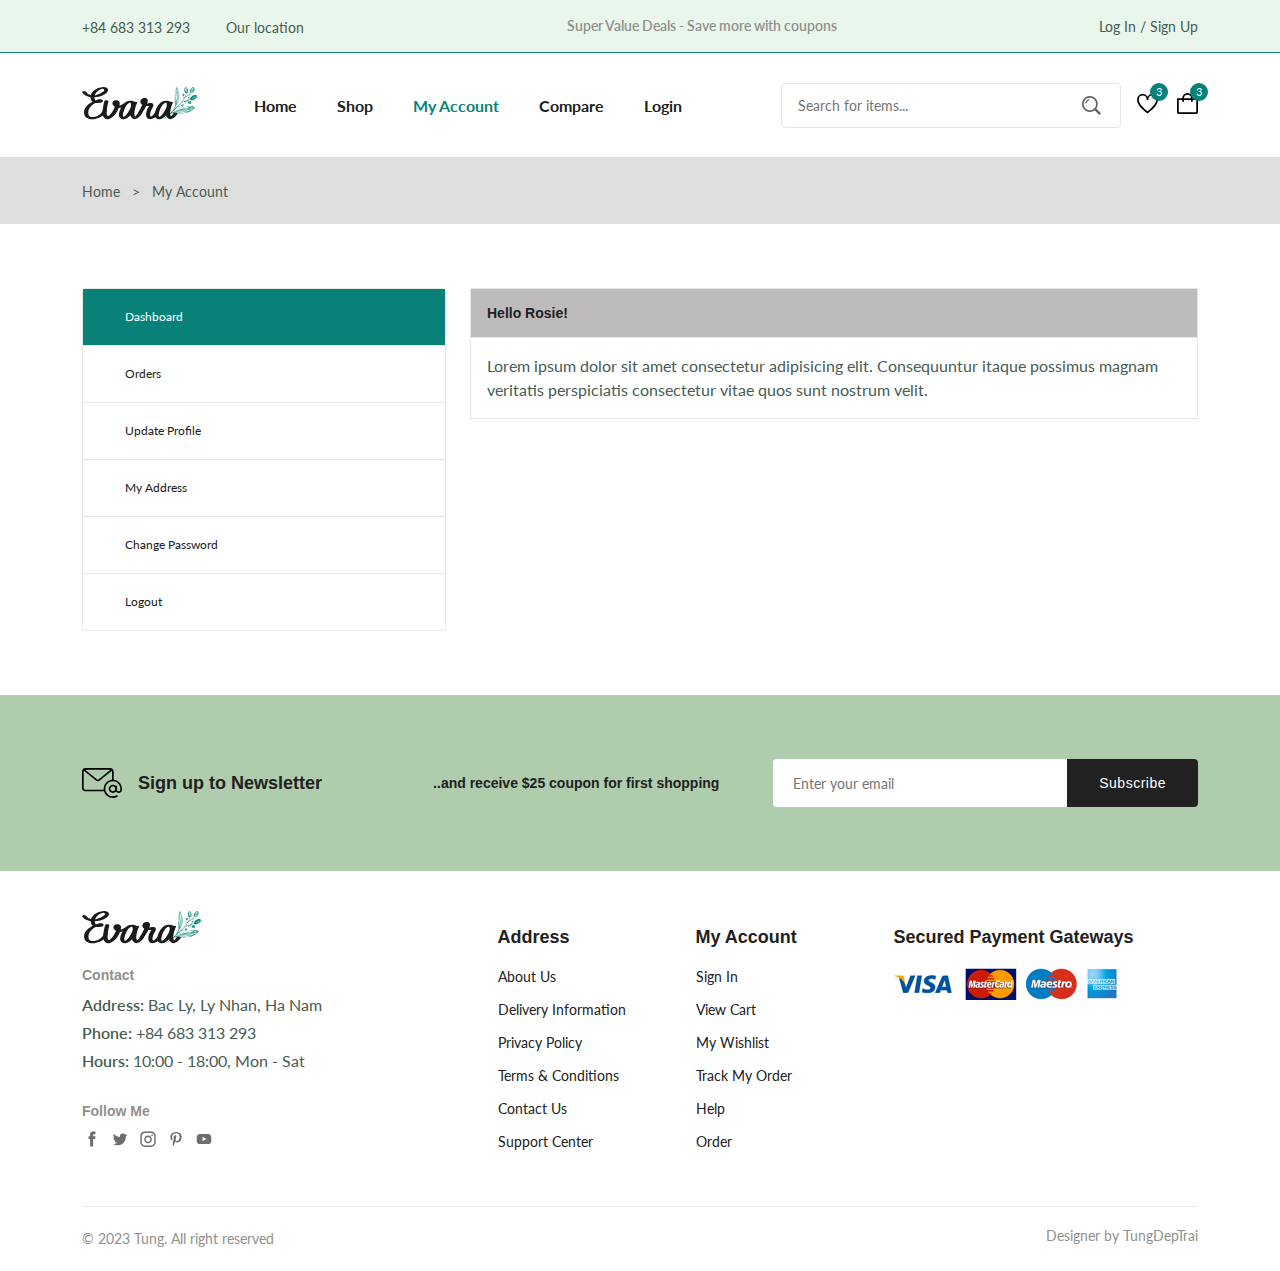
<file: accounts.html>
<!DOCTYPE html>
<html lang="en">

<head>
  <meta charset="UTF-8" />
  <meta name="viewport" content="width=device-width, initial-scale=1.0" />

  <!--=============== FLATICON ===============-->
  <link rel="stylesheet" href="https://cdnjs.cloudflare.com/ajax/libs/font-awesome/6.4.2/css/all.min.css"
    integrity="sha512-z3gLpd7yknf1YoNbCzqRKc4qyor8gaKU1qmn+CShxbuBusANI9QpRohGBreCFkKxLhei6S9CQXFEbbKuqLg0DA=="
    crossorigin="anonymous" referrerpolicy="no-referrer" />


  <!--=============== SWIPER CSS ===============-->
  <link rel="stylesheet" href="https://cdn.jsdelivr.net/npm/swiper@10/swiper-bundle.min.css" />


  <!--=============== CSS ===============-->
  <link rel="stylesheet" href="assets/css/styles.css" />

  <title>Ecommerce Website</title>
</head>

<body>
  <!--=============== HEADER ===============-->
  <header class="header">
    <div class="header__top">
      <div class="header__container container">
        <div class="header__contact">
          <span>+84 683 313 293</span>
          <span>Our location</span>
        </div>
        <p class="header__alert-news">
          Super Value Deals - Save more with coupons
        </p>
        <a href="login-register.html" class="header__top-action">
          Log In / Sign Up
        </a>
      </div>
    </div>

    <nav class="nav container">
      <a href="index.html" class="nav__logo">
        <img src="assets/img/logo.svg" alt="" class="nav__logo-img">
      </a>

      <div class="nav__menu" id="nav-menu">
        <ul class="nav__list">
          <li class="nav__item">
            <a href="index.html" class="nav__link">Home</a>
          </li>

          <li class="nav__item">
            <a href="shop.html" class="nav__link">Shop</a>
          </li>

          <li class="nav__item">
            <a href="accounts.html" class="nav__link active-link">My Account</a>
          </li>

          <li class="nav__item">
            <a href="compare.html" class="nav__link">Compare</a>
          </li>

          <li class="nav__item">
            <a href="login-register.html" class="nav__link">Login</a>
          </li>
        </ul>

        <div class="header__search">
          <input type="text" class="form__input" placeholder="Search for items...">

          <button class="search__btn">
            <img src="assets/img/search.png" alt="">
          </button>
        </div>
      </div>

      <div class="header__user--actions">
        <a href="wishlist.html" class="header__action-btn">
          <img src="assets/img/icon-heart.svg" alt="">
          <span class="count">3</span>
        </a>

        <a href="cart.html" class="header__action-btn">
          <img src="assets/img/icon-cart.svg" alt="">
          <span class="count">3</span>
        </a>
      </div>
    </nav>
  </header>


  <!--=============== MAIN ===============-->
  <main class="main">
    <!--=============== BREADCRUMB ===============-->
    <section class="breadcrumb">
      <ul class="breadcrumb__list flex container">
        <li><a href="index.html" class="breadcrumb__link">Home</a></li>
        <li><span class="breadcrumb__link">></span></li>
        <li><span class="breadcrumb__link">My Account</span></li>
      </ul>
    </section>

    <!--=============== ACCOUNTS ===============-->
    <section class="accounts section--lg">
      <div class="accounts__container container grid">
        <div class="account__tabs">
          <p class="account__tab active-tab" data-target="#dashboard">
            <i class="fa-solid fa-sliders"></i> Dashboard
          </p>

          <p class="account__tab" data-target="#orders">
            <i class="fa-solid fa-bag-shopping"></i> Orders
          </p>

          <p class="account__tab" data-target="#update-profile">
            <i class="fa-solid fa-user"></i> Update Profile
          </p>

          <p class="account__tab" data-target="#address">
            <i class="fa-solid fa-location-dot"></i> My Address
          </p>

          <p class="account__tab" data-target="#change-password">
            <i class="fa-solid fa-user"></i> Change Password
          </p>

          <p class="account__tab">
            <i class="fa-solid fa-right-from-bracket"></i>Logout
          </p>
        </div>

        <div class="tabs__content">
          <div class="tab__content active-tab" content id="dashboard">
            <h3 class="tab__header">Hello Rosie!</h3>

            <div class="tab__body">
              <p class="tab__description">
                Lorem ipsum dolor sit amet consectetur adipisicing elit. Consequuntur itaque possimus magnam veritatis
                perspiciatis consectetur vitae quos sunt nostrum velit.
              </p>
            </div>
          </div>


          <div class="tab__content" content id="orders">
            <h3 class="tab__header">Your Order</h3>

            <div class="tab__body">
              <table class="placed__order-table">
                <tr>
                  <th>Orders</th>
                  <th>Date</th>
                  <th>Status</th>
                  <th>Total</th>
                  <th>Actions</th>
                </tr>

                <tr>
                  <td>#1357</td>
                  <td>03 - 09 - 2023</td>
                  <td>Processing</td>
                  <td>$125.00</td>
                  <td><a href="#" class="view__order">View</a></td>
                </tr>

                <tr>
                  <td>#1890</td>
                  <td>10 - 05 - 2023</td>
                  <td>Completed</td>
                  <td>$1305.00</td>
                  <td><a href="#" class="view__order">View</a></td>
                </tr>

                <tr>
                  <td>#2366</td>
                  <td>20 - 11 - 2023</td>
                  <td>Processing</td>
                  <td>$280.00</td>
                  <td><a href="#" class="view__order">View</a></td>
                </tr>
              </table>
            </div>
          </div>

          <div class="tab__content" content id="update-profile">
            <h3 class="tab__header">Update Profile</h3>

            <div class="tab__body">
              <form action="" class="form grid">
                <input type="text" placeholder="Username" class="form__input">

                <div class="form__btn">
                  <button class="btn btn--md">Save</button>
                </div>
              </form>
            </div>
          </div>

          <div class="tab__content" content id="address">
            <h3 class="tab__header">Shipping Address</h3>

            <div class="tab__body">
              <address class="address">
                3522 Intersate <br> 75 Business Spur, <br> Sault Ste. <br>
                Marie, MI 49783 New York
              </address>
              <p class="city">New York</p>
              <a href="" class="edit">Edit</a>
            </div>
          </div>


          <div class="tab__content" content id="change-password">
            <h3 class="tab__header">Change Password</h3>

            <div class="tab__body">
              <form action="" class="form grid">
                <input type="password" placeholder="Current Password" class="form__input">

                <input type="password" placeholder="New Password" class="form__input">

                <input type="password" placeholder="Confirm Password" class="form__input">

                <div class="form__btn">
                  <button class="btn btn--md">Save</button>
                </div>
              </form>
            </div>
          </div>

        </div>
      </div>
    </section>

    <!--=============== NEWSLETTER ===============-->
    <section class="newsletter section">
      <div class="newsletter__container container grid">
        <h3 class="newsletter__title flex">
          <img src="assets/img/icon-email.svg" alt="" class="newsletter__icon">
          Sign up to Newsletter
        </h3>

        <p class="newsletter__description">
          ..and receive $25 coupon for first shopping
        </p>

        <form action="" class="newsletter__form">
          <input type="text" class="newsletter__input" placeholder="Enter your email">
          <button type="submit" class="newletter__btn">Subscribe</button>
        </form>
      </div>

    </section>
  </main>

  <!--=============== FOOTER ===============-->
  <footer class="footer container">
    <div class="footer__container grid">
      <div class="footer__content">
        <a href="index.html" class="footer__logo">
          <img src="assets/img/logo.svg" alt="" class="footer__logo-img">
        </a>
        <h4 class="footer__subtitle">Contact</h4>

        <p class="footer__description">
          <span> Address:</span>
          Bac Ly, Ly Nhan, Ha Nam
        </p>

        <p class="footer__description">
          <span> Phone:</span>
          +84 683 313 293
        </p>

        <p class="footer__description">
          <span>Hours:</span>
          10:00 - 18:00, Mon - Sat
        </p>

        <div class="footer__social">
          <h4 class="footer__subtitle">Follow Me</h4>

          <div class="footer__social-links flex">
            <a href="">
              <img src="assets/img/icon-facebook.svg" alt="" class="footer__social-icon">
            </a>

            <a href="">
              <img src="assets/img/icon-twitter.svg" alt="" class="footer__social-icon">
            </a>

            <a href="">
              <img src="assets/img/icon-instagram.svg" alt="" class="footer__social-icon">
            </a>

            <a href="">
              <img src="assets/img/icon-pinterest.svg" alt="" class="footer__social-icon">
            </a>

            <a href="">
              <img src="assets/img/icon-youtube.svg" alt="" class="footer__social-icon">
            </a>

          </div>
        </div>
      </div>

      <div class="footer__content">
        <h3 class="footer__title">Address</h3>

        <ul class="footer__links">
          <li><a href="" class="footer__link">About Us</a></li>
          <li><a href="" class="footer__link">Delivery Information</a></li>
          <li><a href="" class="footer__link">Privacy Policy</a></li>
          <li><a href="" class="footer__link">Terms & Conditions</a></li>
          <li><a href="" class="footer__link">Contact Us</a></li>
          <li><a href="" class="footer__link">Support Center</a></li>
        </ul>
      </div>

      <div class="footer__content">
        <h3 class="footer__title">My Account</h3>

        <ul class="footer__links">
          <li><a href="" class="footer__link">Sign In</a></li>
          <li><a href="" class="footer__link">View Cart</a></li>
          <li><a href="" class="footer__link">My Wishlist</a></li>
          <li><a href="" class="footer__link">Track My Order</a></li>
          <li><a href="" class="footer__link">Help</a></li>
          <li><a href="" class="footer__link">Order</a></li>
        </ul>
      </div>

      <div class="footer__content">
        <h3 class="footer__title">Secured Payment Gateways</h3>
        <img src="assets/img/payment-method.png" alt="" class="payment__img">
      </div>

    </div>

    <div class="footer__bottom">
      <p class="copyright">&copy; 2023 Tung. All right reserved</p>
      <span class="designer">Designer by TungDepTrai</span>
    </div>

  </footer>

  <!--=============== SWIPER JS ===============-->
  <script src="https://cdn.jsdelivr.net/npm/swiper@10/swiper-bundle.min.js"></script>

  <!--=============== MAIN JS ===============-->
  <script src="assets/js/main.js"></script>
</body>

</html>
</file>
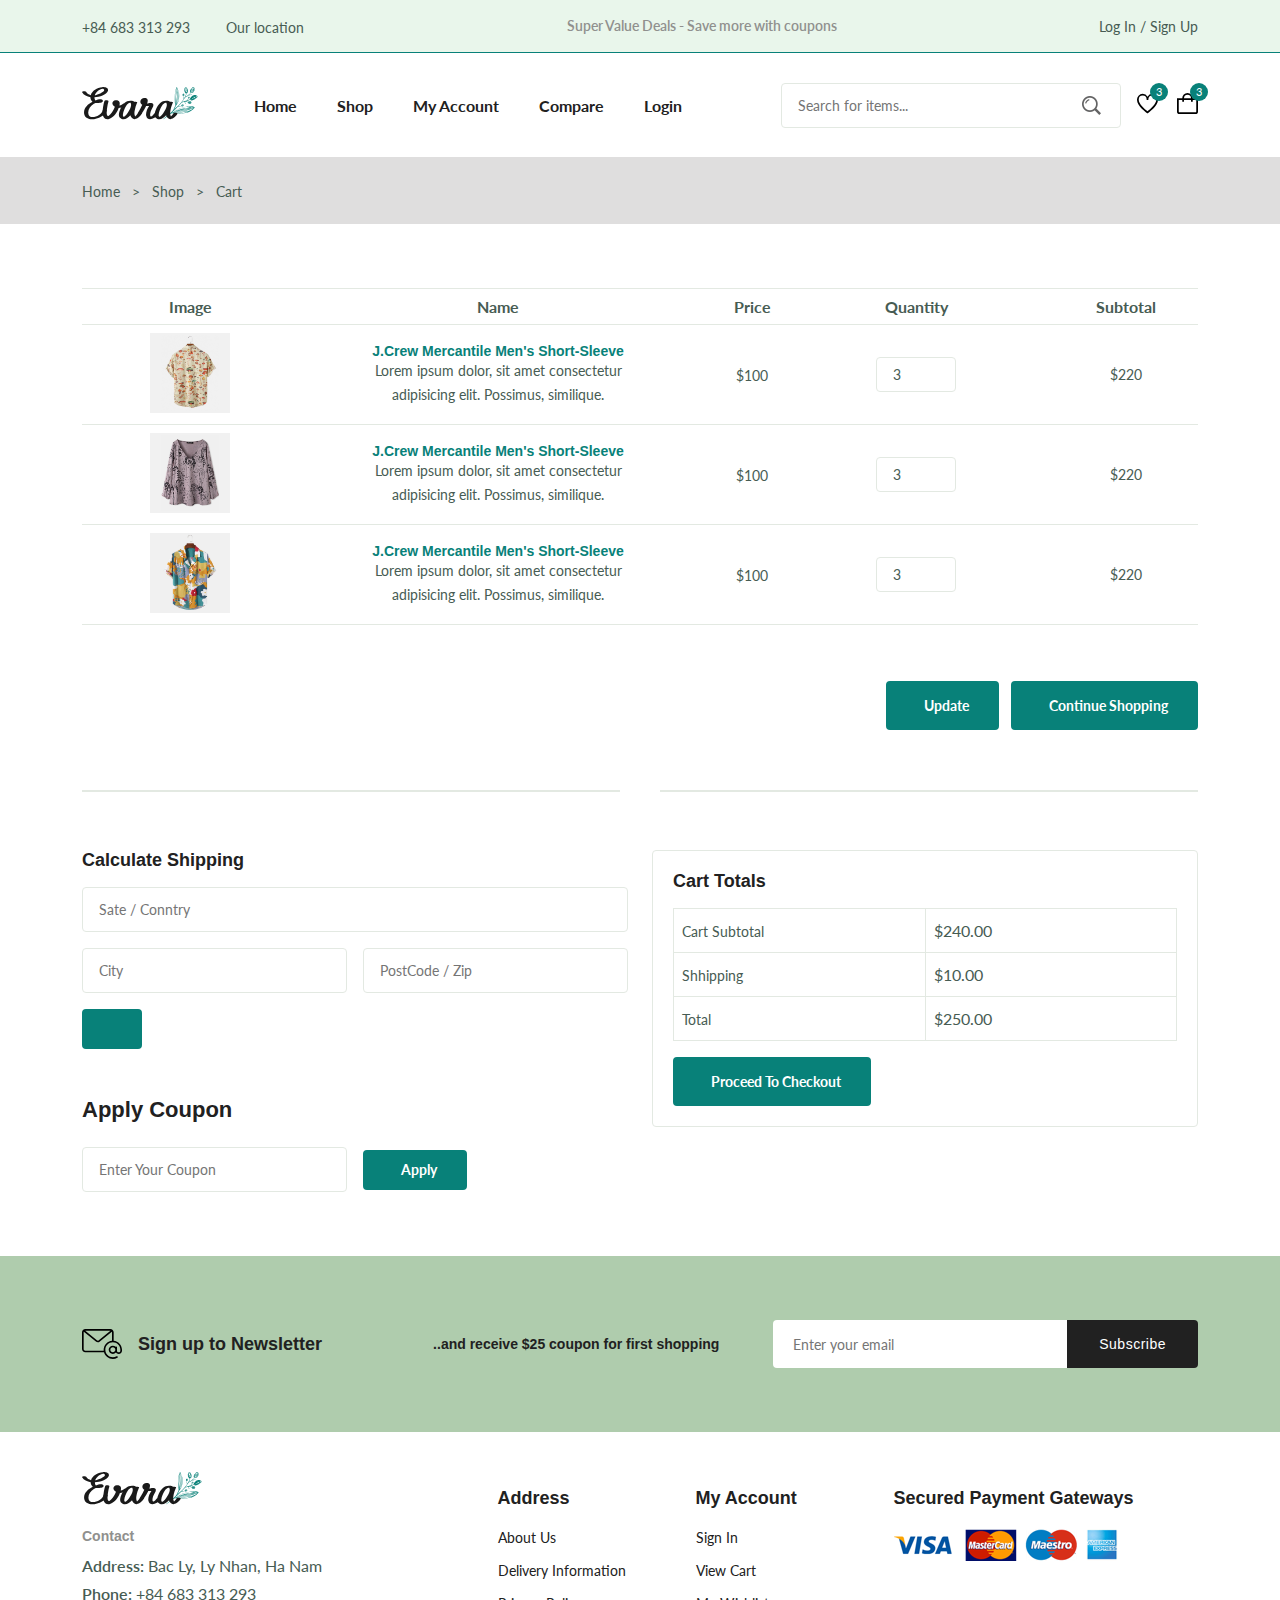
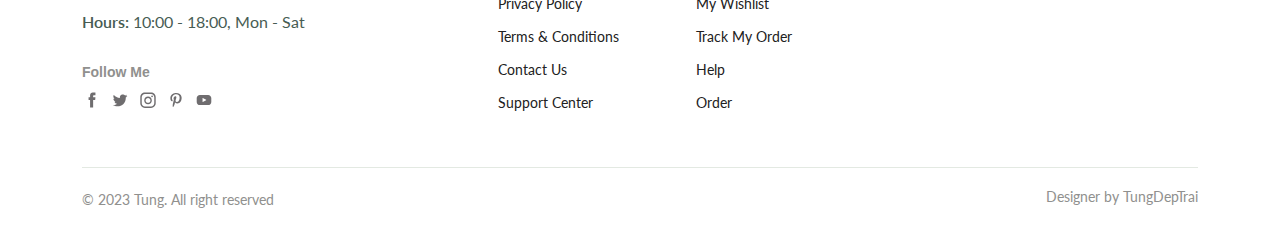
<file: cart.html>
<!DOCTYPE html>
<html lang="en">

<head>
  <meta charset="UTF-8" />
  <meta name="viewport" content="width=device-width, initial-scale=1.0" />

  <!--=============== FLATICON ===============-->
  <link rel="stylesheet" href="https://cdnjs.cloudflare.com/ajax/libs/font-awesome/6.4.2/css/all.min.css"
    integrity="sha512-z3gLpd7yknf1YoNbCzqRKc4qyor8gaKU1qmn+CShxbuBusANI9QpRohGBreCFkKxLhei6S9CQXFEbbKuqLg0DA=="
    crossorigin="anonymous" referrerpolicy="no-referrer" />


  <!--=============== SWIPER CSS ===============-->
  <link rel="stylesheet" href="https://cdn.jsdelivr.net/npm/swiper@10/swiper-bundle.min.css" />


  <!--=============== CSS ===============-->
  <link rel="stylesheet" href="assets/css/styles.css" />

  <title>Ecommerce Website</title>
</head>

<body>
  <!--=============== HEADER ===============-->
  <header class="header">
    <div class="header__top">
      <div class="header__container container">
        <div class="header__contact">
          <span>+84 683 313 293</span>
          <span>Our location</span>
        </div>
        <p class="header__alert-news">
          Super Value Deals - Save more with coupons
        </p>
        <a href="login-register.html" class="header__top-action">
          Log In / Sign Up
        </a>
      </div>
    </div>

    <nav class="nav container">
      <a href="index.html" class="nav__logo">
        <img src="assets/img/logo.svg" alt="" class="nav__logo-img">
      </a>

      <div class="nav__menu" id="nav-menu">
        <ul class="nav__list">
          <li class="nav__item">
            <a href="index.html" class="nav__link">Home</a>
          </li>

          <li class="nav__item">
            <a href="shop.html" class="nav__link">Shop</a>
          </li>

          <li class="nav__item">
            <a href="accounts.html" class="nav__link">My Account</a>
          </li>

          <li class="nav__item">
            <a href="compare.html" class="nav__link">Compare</a>
          </li>

          <li class="nav__item">
            <a href="login-register.html" class="nav__link">Login</a>
          </li>
        </ul>

        <div class="header__search">
          <input type="text" class="form__input" placeholder="Search for items...">

          <button class="search__btn">
            <img src="assets/img/search.png" alt="">
          </button>
        </div>
      </div>

      <div class="header__user--actions">
        <a href="wishlist.html" class="header__action-btn">
          <img src="assets/img/icon-heart.svg" alt="">
          <span class="count">3</span>
        </a>

        <a href="cart.html" class="header__action-btn">
          <img src="assets/img/icon-cart.svg" alt="">
          <span class="count">3</span>
        </a>
      </div>
    </nav>
  </header>

  <!--=============== MAIN ===============-->
  <main class="main">
    <!--=============== BREADCRUMB ===============-->
    <section class="breadcrumb">
      <ul class="breadcrumb__list flex container">
        <li><a href="index.html" class="breadcrumb__link">Home</a></li>
        <li><span class="breadcrumb__link">></span></li>
        <li><span class="breadcrumb__link">Shop</span></li>
        <li><span class="breadcrumb__link">></span></li>
        <li><span class="breadcrumb__link">Cart</span></li>
      </ul>
    </section>

    <!--=============== CART ===============-->
    <section class="cart section--lg container">
      <div class="table__container">
        <table class="table">
          <tr>
            <th>Image</th>
            <th>Name</th>
            <th>Price</th>
            <th>Quantity</th>
            <th>Subtotal</th>
            <th>Remove</th>
          </tr>

          <tr>
            <td>
              <img src="assets/img/product-1-2.jpg" alt="" class="table__img">
            </td>

            <td>
              <h3 class="table__title">J.Crew Mercantile Men's Short-Sleeve</h3>
              <p class="table__description">
                Lorem ipsum dolor, sit amet consectetur adipisicing elit. Possimus, similique.
              </p>
            </td>

            <td><span class="table__price">$100</span></td>

            <td><input type="number" value="3" class="quantity"></td>

            <td>
              <span>
                <div class="table__subtotal">$220</div>
              </span>
            </td>

            <td><i class="fa-solid fa-trash-can"></i></td>
          </tr>

          <tr>
            <td>
              <img src="assets/img/product-7-1.jpg" alt="" class="table__img">
            </td>

            <td>
              <h3 class="table__title">J.Crew Mercantile Men's Short-Sleeve</h3>
              <p class="table__description">
                Lorem ipsum dolor, sit amet consectetur adipisicing elit. Possimus, similique.
              </p>
            </td>

            <td><span class="table__price">$100</span></td>

            <td><input type="number" value="3" class="quantity"></td>

            <td>
              <span>
                <div class="table__subtotal">$220</div>
              </span>
            </td>

            <td><i class="fa-solid fa-trash-can"></i></td>
          </tr>

          <tr>
            <td>
              <img src="assets/img/product-2-1.jpg" alt="" class="table__img">
            </td>

            <td>
              <h3 class="table__title">J.Crew Mercantile Men's Short-Sleeve</h3>
              <p class="table__description">
                Lorem ipsum dolor, sit amet consectetur adipisicing elit. Possimus, similique.
              </p>
            </td>

            <td><span class="table__price">$100</span></td>

            <td><input type="number" value="3" class="quantity"></td>

            <td>
              <span>
                <div class="table__subtotal">$220</div>
              </span>
            </td>

            <td><i class="fa-solid fa-trash-can"></i></td>
          </tr>
        </table>
      </div>

      <div class="cart__actions">
        <a href="" class="btn flex btn--md">
          <i class="fa-solid fa-shuffle"></i> Update
        </a>

        <a href="" class="btn flex btn--md">
          <i class="fa-solid fa-bag-shopping"></i> Continue Shopping
        </a>
      </div>

      <div class="divider">
        <i class="fa-solid fa-fingerprint"></i>
      </div>

      <div class="cart__group grid">
        <div>
          <div class="cart__shipping">
            <h3 class="section__title">Calculate Shipping</h3>

            <form action="" class="form grid">
              <input type="text" class="form__input" placeholder="Sate / Conntry">

              <div class="form__group grid">
                <input type="text" class="form__input" placeholder="City">
                <input type="text" class="form__input" placeholder="PostCode / Zip">
              </div>

              <div class="form__btn">
                <button class="btn flex btn--sm">
                  <i class="fa-solid fa-shuffle"></i>
                </button>
              </div>

            </form>
          </div>

          <div class="cart__coupon">
            <h3 class="section__title">Apply Coupon</h3>

            <form action="" class="coupon__form form grid">
              <div class="form__group grid">
                <input type="text" class="form__input" placeholder="Enter Your Coupon">
                <div class="form__btn">
                  <button class="btn flex btn--sm">
                    <i class="fa-solid fa-tag"></i> Apply
                  </button>
                </div>
              </div>
            </form>
          </div>
        </div>

        <div class="cart__total">
          <h3 class="section__title">Cart Totals</h3>

          <table class="cart__total-table">
            <tr>
              <td><span class="card__total-title">Cart Subtotal</span></td>
              <td><span class="card__total-price">$240.00</span></td>
            </tr>

            <tr>
              <td><span class="card__total-title">Shhipping</span></td>
              <td><span class="card__total-price">$10.00</span></td>
            </tr>

            <tr>
              <td><span class="card__total-title">Total</span></td>
              <td><span class="card__total-price">$250.00</span></td>
            </tr>
          </table>

          <a href="checkout.html" class="btn flex btn--md">
            <i class="fa-solid fa-box"></i> Proceed To Checkout
          </a>
        </div>
      </div>
    </section>

    <!--=============== NEWSLETTER ===============-->
    <section class="newsletter section">
      <div class="newsletter__container container grid">
        <h3 class="newsletter__title flex">
          <img src="assets/img/icon-email.svg" alt="" class="newsletter__icon">
          Sign up to Newsletter
        </h3>

        <p class="newsletter__description">
          ..and receive $25 coupon for first shopping
        </p>

        <form action="" class="newsletter__form">
          <input type="text" class="newsletter__input" placeholder="Enter your email">
          <button type="submit" class="newletter__btn">Subscribe</button>
        </form>
      </div>

    </section>
  </main>

  <!--=============== FOOTER ===============-->
  <footer class="footer container">
    <div class="footer__container grid">
      <div class="footer__content">
        <a href="index.html" class="footer__logo">
          <img src="assets/img/logo.svg" alt="" class="footer__logo-img">
        </a>
        <h4 class="footer__subtitle">Contact</h4>

        <p class="footer__description">
          <span> Address:</span>
          Bac Ly, Ly Nhan, Ha Nam
        </p>

        <p class="footer__description">
          <span> Phone:</span>
          +84 683 313 293
        </p>

        <p class="footer__description">
          <span>Hours:</span>
          10:00 - 18:00, Mon - Sat
        </p>

        <div class="footer__social">
          <h4 class="footer__subtitle">Follow Me</h4>

          <div class="footer__social-links flex">
            <a href="">
              <img src="assets/img/icon-facebook.svg" alt="" class="footer__social-icon">
            </a>

            <a href="">
              <img src="assets/img/icon-twitter.svg" alt="" class="footer__social-icon">
            </a>

            <a href="">
              <img src="assets/img/icon-instagram.svg" alt="" class="footer__social-icon">
            </a>

            <a href="">
              <img src="assets/img/icon-pinterest.svg" alt="" class="footer__social-icon">
            </a>

            <a href="">
              <img src="assets/img/icon-youtube.svg" alt="" class="footer__social-icon">
            </a>

          </div>
        </div>
      </div>

      <div class="footer__content">
        <h3 class="footer__title">Address</h3>

        <ul class="footer__links">
          <li><a href="" class="footer__link">About Us</a></li>
          <li><a href="" class="footer__link">Delivery Information</a></li>
          <li><a href="" class="footer__link">Privacy Policy</a></li>
          <li><a href="" class="footer__link">Terms & Conditions</a></li>
          <li><a href="" class="footer__link">Contact Us</a></li>
          <li><a href="" class="footer__link">Support Center</a></li>
        </ul>
      </div>

      <div class="footer__content">
        <h3 class="footer__title">My Account</h3>

        <ul class="footer__links">
          <li><a href="" class="footer__link">Sign In</a></li>
          <li><a href="" class="footer__link">View Cart</a></li>
          <li><a href="" class="footer__link">My Wishlist</a></li>
          <li><a href="" class="footer__link">Track My Order</a></li>
          <li><a href="" class="footer__link">Help</a></li>
          <li><a href="" class="footer__link">Order</a></li>
        </ul>
      </div>

      <div class="footer__content">
        <h3 class="footer__title">Secured Payment Gateways</h3>
        <img src="assets/img/payment-method.png" alt="" class="payment__img">
      </div>

    </div>

    <div class="footer__bottom">
      <p class="copyright">&copy; 2023 Tung. All right reserved</p>
      <span class="designer">Designer by TungDepTrai</span>
    </div>

  </footer>

  <!--=============== SWIPER JS ===============-->
  <script src="https://cdn.jsdelivr.net/npm/swiper@10/swiper-bundle.min.js"></script>

  <!--=============== MAIN JS ===============-->
  <script src="assets/js/main.js"></script>
</body>

</html>
</file>
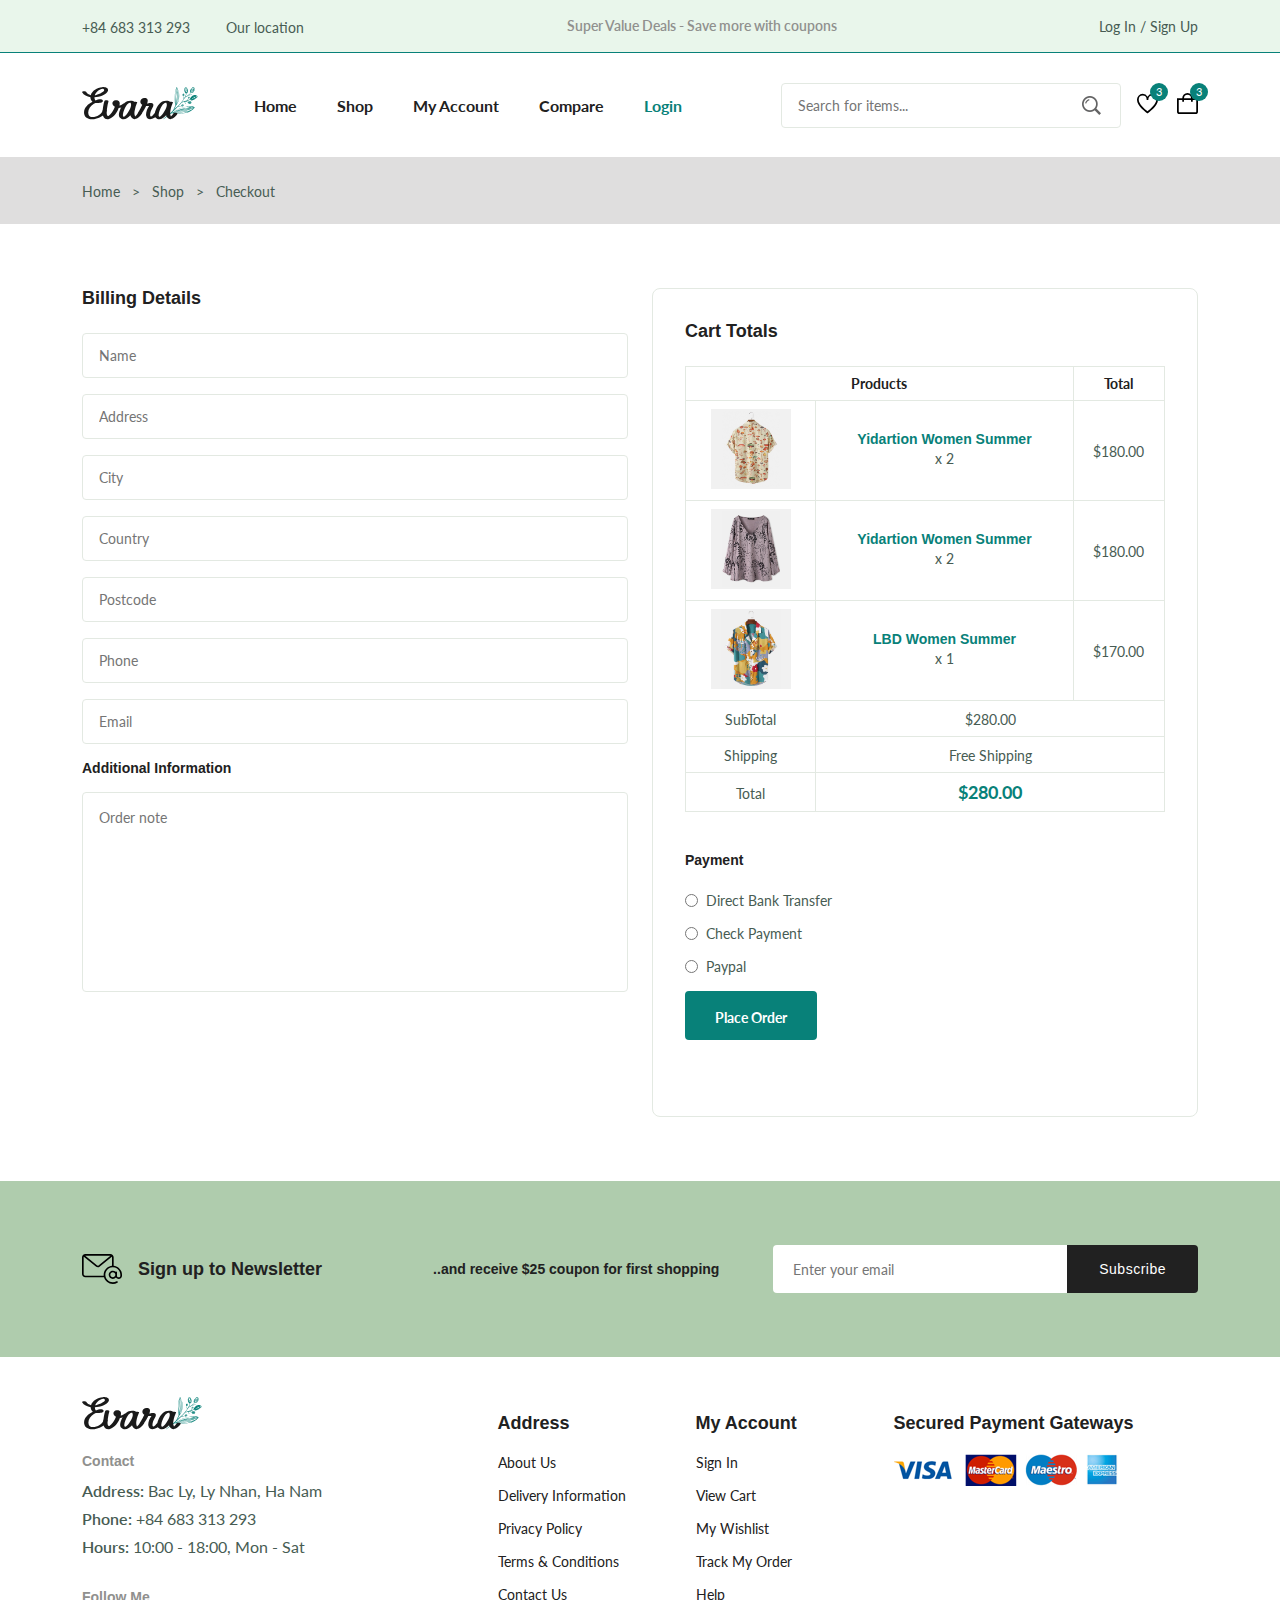
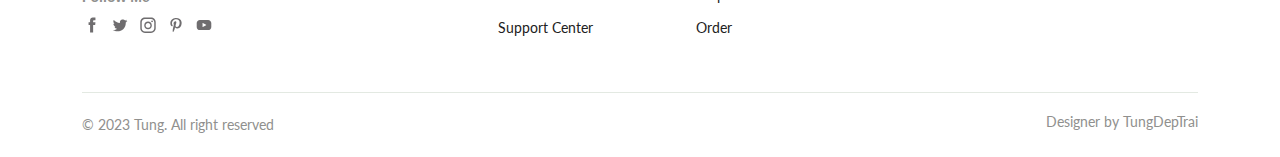
<file: checkout.html>
<!DOCTYPE html>
<html lang="en">

<head>
  <meta charset="UTF-8" />
  <meta name="viewport" content="width=device-width, initial-scale=1.0" />

  <!--=============== FLATICON ===============-->
  <link rel="stylesheet" href="https://cdnjs.cloudflare.com/ajax/libs/font-awesome/6.4.2/css/all.min.css"
    integrity="sha512-z3gLpd7yknf1YoNbCzqRKc4qyor8gaKU1qmn+CShxbuBusANI9QpRohGBreCFkKxLhei6S9CQXFEbbKuqLg0DA=="
    crossorigin="anonymous" referrerpolicy="no-referrer" />


  <!--=============== SWIPER CSS ===============-->
  <link rel="stylesheet" href="https://cdn.jsdelivr.net/npm/swiper@10/swiper-bundle.min.css" />


  <!--=============== CSS ===============-->
  <link rel="stylesheet" href="assets/css/styles.css" />

  <title>Ecommerce Website</title>
</head>

<body>
  <!--=============== HEADER ===============-->
  <header class="header">
    <div class="header__top">
      <div class="header__container container">
        <div class="header__contact">
          <span>+84 683 313 293</span>
          <span>Our location</span>
        </div>
        <p class="header__alert-news">
          Super Value Deals - Save more with coupons
        </p>
        <a href="login-register.html" class="header__top-action">
          Log In / Sign Up
        </a>
      </div>
    </div>

    <nav class="nav container">
      <a href="index.html" class="nav__logo">
        <img src="assets/img/logo.svg" alt="" class="nav__logo-img">
      </a>

      <div class="nav__menu" id="nav-menu">
        <ul class="nav__list">
          <li class="nav__item">
            <a href="index.html" class="nav__link">Home</a>
          </li>

          <li class="nav__item">
            <a href="shop.html" class="nav__link">Shop</a>
          </li>

          <li class="nav__item">
            <a href="accounts.html" class="nav__link">My Account</a>
          </li>

          <li class="nav__item">
            <a href="compare.html" class="nav__link">Compare</a>
          </li>

          <li class="nav__item">
            <a href="login-register.html" class="nav__link active-link">Login</a>
          </li>
        </ul>

        <div class="header__search">
          <input type="text" class="form__input" placeholder="Search for items...">

          <button class="search__btn">
            <img src="assets/img/search.png" alt="">
          </button>
        </div>
      </div>

      <div class="header__user--actions">
        <a href="wishlist.html" class="header__action-btn">
          <img src="assets/img/icon-heart.svg" alt="">
          <span class="count">3</span>
        </a>

        <a href="cart.html" class="header__action-btn">
          <img src="assets/img/icon-cart.svg" alt="">
          <span class="count">3</span>
        </a>
      </div>
    </nav>
  </header>

  <!--=============== MAIN ===============-->
  <main class="main">
    <!--=============== BREADCRUMB ===============-->
    <section class="breadcrumb">
      <ul class="breadcrumb__list flex container">
        <li><a href="index.html" class="breadcrumb__link">Home</a></li>
        <li><span class="breadcrumb__link">></span></li>
        <li><span class="breadcrumb__link">Shop</span></li>
        <li><span class="breadcrumb__link">></span></li>
        <li><span class="breadcrumb__link">Checkout</span></li>
      </ul>
    </section>

    <!--=============== CHECKOUT ===============-->
    <section class="checkout section--lg">
      <div class="checkout__container container grid">
        <div class="checkout__group">
          <h3 class="section__title">Billing Details</h3>

          <form action="" class="form grid">
            <input type="text" class="form__input" placeholder="Name">

            <input type="text" class="form__input" placeholder="Address">

            <input type="text" class="form__input" placeholder="City">

            <input type="text" class="form__input" placeholder="Country">

            <input type="text" class="form__input" placeholder="Postcode">

            <input type="text" class="form__input" placeholder="Phone">

            <input type="text" class="form__input" placeholder="Email">

            <h3 class="checkout__title">Additional Information</h3>

            <textarea name="" id="" cols="30" rows="10" placeholder="Order note"
              class="form__input textarea"></textarea>

          </form>
        </div>

        <div class="checkout__group">
          <h3 class="section__title">Cart Totals</h3>

          <table class="order__table">
            <tr>
              <th colspan="2">Products</th>
              <th>Total</th>
            </tr>

            <tr>
              <td>
                <img src="assets/img/product-1-2.jpg" alt="" class="order__img">
              </td>

              <td>
                <h3 class="table__title"> Yidartion Women Summer
                </h3>
                <p class="table__quantity">x 2</p>
              </td>

              <td>
                <span class="table__price">$180.00</span>
              </td>

            </tr>

            <tr>
              <td>
                <img src="assets/img/product-7-1.jpg" alt="" class="order__img">
              </td>

              <td>
                <h3 class="table__title"> Yidartion Women Summer
                </h3>
                <p class="table__quantity">x 2</p>
              </td>

              <td>
                <span class="table__price">$180.00</span>
              </td>

            </tr>

            <tr>
              <td>
                <img src="assets/img/product-2-1.jpg" alt="" class="order__img">
              </td>

              <td>
                <h3 class="table__title"> LBD Women Summer
                </h3>
                <p class="table__quantity">x 1</p>
              </td>

              <td>
                <span class="table__price">$170.00</span>
              </td>

            </tr>

            <tr>
              <td><span class="order__subtitle">SubTotal</span></td>
              <td colspan="2"><span class="table__price">$280.00</span></td>
            </tr>

            <tr>
              <td><span class="order__subtitle">Shipping</span></td>
              <td colspan="2"><span class="table__price">Free Shipping</span></td>
            </tr>

            <tr>
              <td><span class="order__subtitle">Total</span></td>
              <td colspan="2"><span class="order__grand-total">$280.00</span></td>
            </tr>
          </table>

          <div class="payment__methods">
            <h3 class="checkout__title payment__title">Payment</h3>

            <div class="payment__option flex">
              <input type="radio" name="radio" class="payment__input">
              <label for="" class="payment__label">Direct Bank Transfer</label>
            </div>

            <div class="payment__option flex">
              <input type="radio" name="radio" class="payment__input">
              <label for="" class="payment__label">Check Payment</label>
            </div>

            <div class="payment__option flex">
              <input type="radio" name="radio" class="payment__input">
              <label for="" class="payment__label">Paypal</label>
            </div>

            <button class="btn btn--md">Place Order</button>
          </div>
        </div>
      </div>
    </section>

    <!--=============== NEWSLETTER ===============-->
    <section class="newsletter section">
      <div class="newsletter__container container grid">
        <h3 class="newsletter__title flex">
          <img src="assets/img/icon-email.svg" alt="" class="newsletter__icon">
          Sign up to Newsletter
        </h3>

        <p class="newsletter__description">
          ..and receive $25 coupon for first shopping
        </p>

        <form action="" class="newsletter__form">
          <input type="text" class="newsletter__input" placeholder="Enter your email">
          <button type="submit" class="newletter__btn">Subscribe</button>
        </form>
      </div>

    </section>
  </main>

  <!--=============== FOOTER ===============-->
  <footer class="footer container">
    <div class="footer__container grid">
      <div class="footer__content">
        <a href="index.html" class="footer__logo">
          <img src="assets/img/logo.svg" alt="" class="footer__logo-img">
        </a>
        <h4 class="footer__subtitle">Contact</h4>

        <p class="footer__description">
          <span> Address:</span>
          Bac Ly, Ly Nhan, Ha Nam
        </p>

        <p class="footer__description">
          <span> Phone:</span>
          +84 683 313 293
        </p>

        <p class="footer__description">
          <span>Hours:</span>
          10:00 - 18:00, Mon - Sat
        </p>

        <div class="footer__social">
          <h4 class="footer__subtitle">Follow Me</h4>

          <div class="footer__social-links flex">
            <a href="">
              <img src="assets/img/icon-facebook.svg" alt="" class="footer__social-icon">
            </a>

            <a href="">
              <img src="assets/img/icon-twitter.svg" alt="" class="footer__social-icon">
            </a>

            <a href="">
              <img src="assets/img/icon-instagram.svg" alt="" class="footer__social-icon">
            </a>

            <a href="">
              <img src="assets/img/icon-pinterest.svg" alt="" class="footer__social-icon">
            </a>

            <a href="">
              <img src="assets/img/icon-youtube.svg" alt="" class="footer__social-icon">
            </a>

          </div>
        </div>
      </div>

      <div class="footer__content">
        <h3 class="footer__title">Address</h3>

        <ul class="footer__links">
          <li><a href="" class="footer__link">About Us</a></li>
          <li><a href="" class="footer__link">Delivery Information</a></li>
          <li><a href="" class="footer__link">Privacy Policy</a></li>
          <li><a href="" class="footer__link">Terms & Conditions</a></li>
          <li><a href="" class="footer__link">Contact Us</a></li>
          <li><a href="" class="footer__link">Support Center</a></li>
        </ul>
      </div>

      <div class="footer__content">
        <h3 class="footer__title">My Account</h3>

        <ul class="footer__links">
          <li><a href="" class="footer__link">Sign In</a></li>
          <li><a href="" class="footer__link">View Cart</a></li>
          <li><a href="" class="footer__link">My Wishlist</a></li>
          <li><a href="" class="footer__link">Track My Order</a></li>
          <li><a href="" class="footer__link">Help</a></li>
          <li><a href="" class="footer__link">Order</a></li>
        </ul>
      </div>

      <div class="footer__content">
        <h3 class="footer__title">Secured Payment Gateways</h3>
        <img src="assets/img/payment-method.png" alt="" class="payment__img">
      </div>

    </div>

    <div class="footer__bottom">
      <p class="copyright">&copy; 2023 Tung. All right reserved</p>
      <span class="designer">Designer by TungDepTrai</span>
    </div>

  </footer>

  <!--=============== SWIPER JS ===============-->
  <script src="https://cdn.jsdelivr.net/npm/swiper@10/swiper-bundle.min.js"></script>

  <!--=============== MAIN JS ===============-->
  <script src="assets/js/main.js"></script>
</body>

</html>
</file>
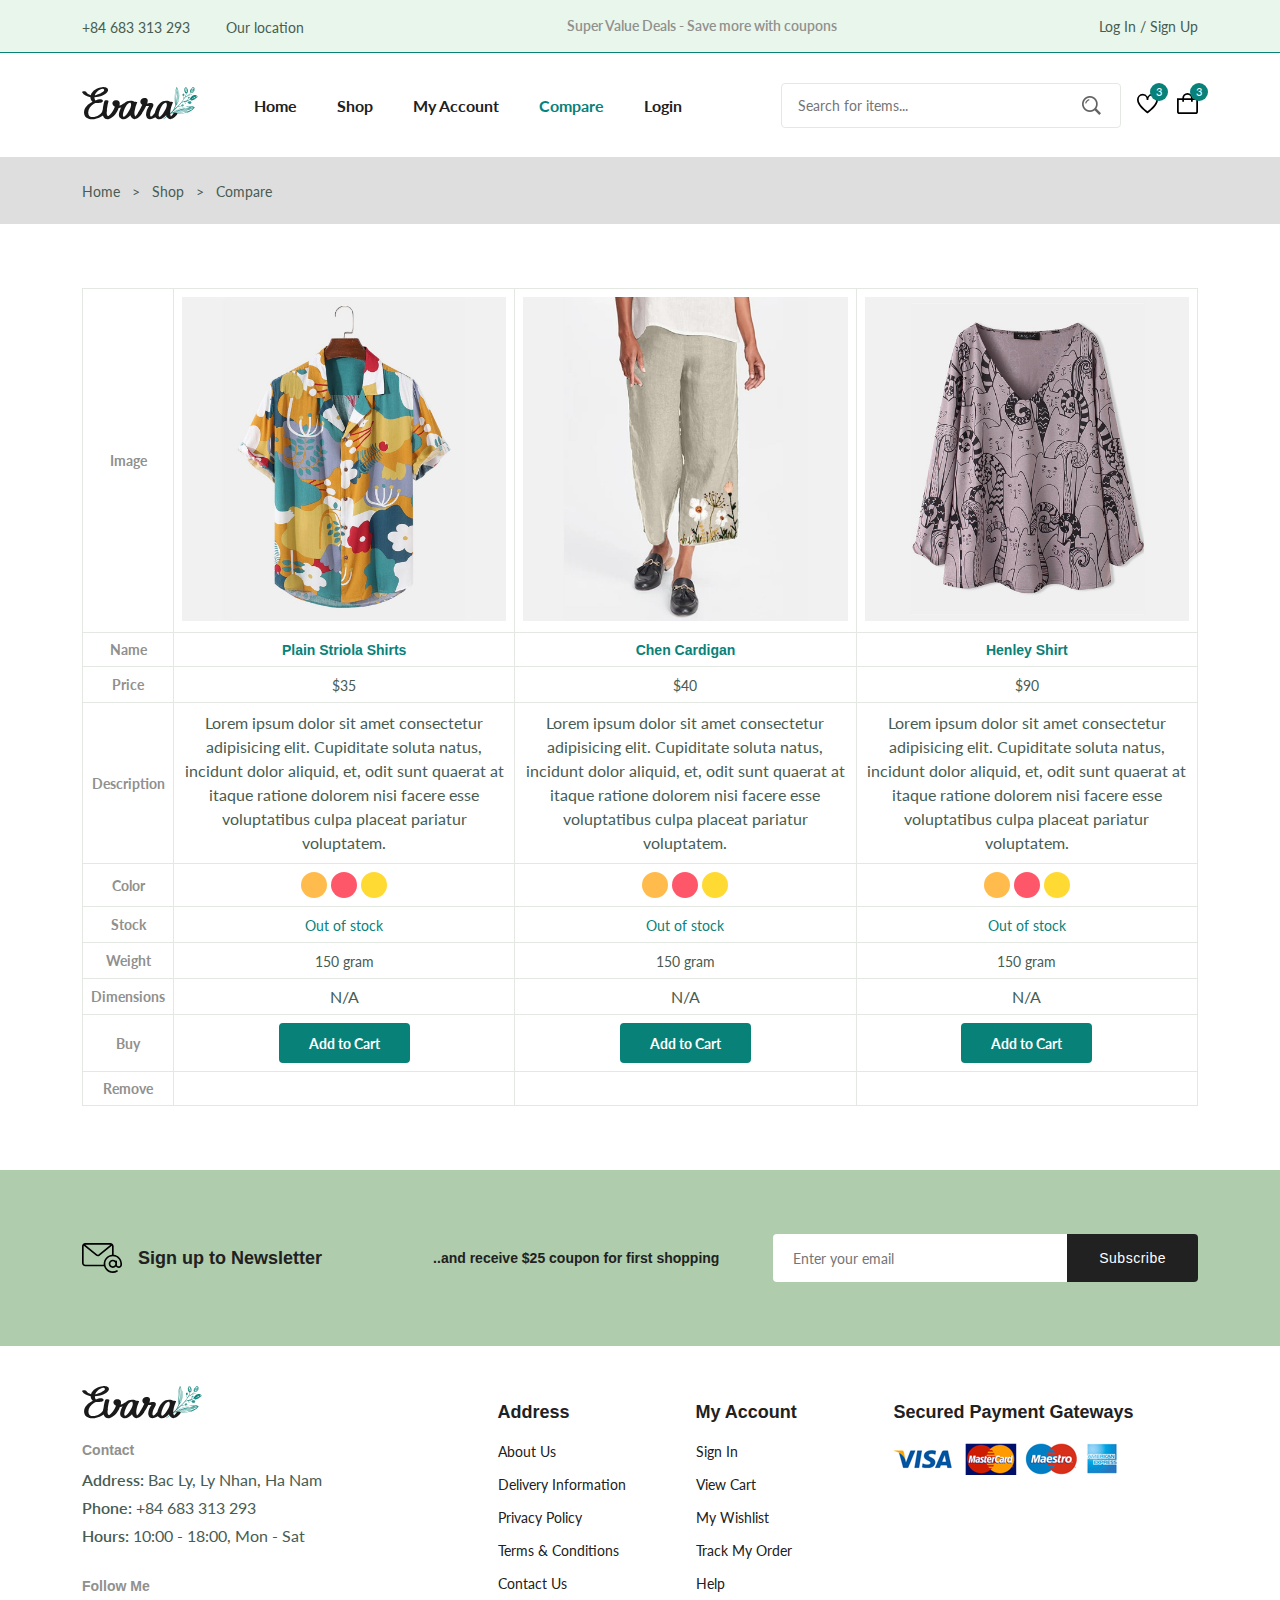
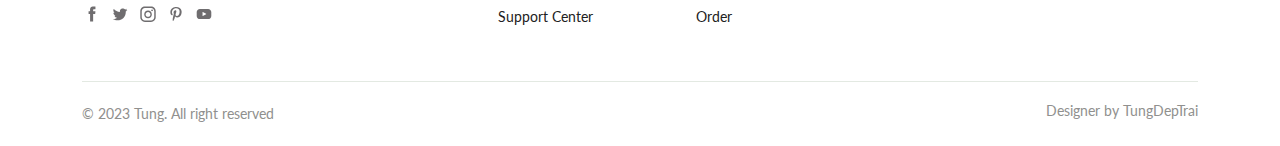
<file: compare.html>
<!DOCTYPE html>
<html lang="en">

<head>
  <meta charset="UTF-8" />
  <meta name="viewport" content="width=device-width, initial-scale=1.0" />

  <!--=============== FLATICON ===============-->
  <link rel="stylesheet" href="https://cdnjs.cloudflare.com/ajax/libs/font-awesome/6.4.2/css/all.min.css"
    integrity="sha512-z3gLpd7yknf1YoNbCzqRKc4qyor8gaKU1qmn+CShxbuBusANI9QpRohGBreCFkKxLhei6S9CQXFEbbKuqLg0DA=="
    crossorigin="anonymous" referrerpolicy="no-referrer" />


  <!--=============== SWIPER CSS ===============-->
  <link rel="stylesheet" href="https://cdn.jsdelivr.net/npm/swiper@10/swiper-bundle.min.css" />


  <!--=============== CSS ===============-->
  <link rel="stylesheet" href="assets/css/styles.css" />

  <title>Ecommerce Website</title>
</head>

<body>
  <!--=============== HEADER ===============-->
  <header class="header">
    <div class="header__top">
      <div class="header__container container">
        <div class="header__contact">
          <span>+84 683 313 293</span>
          <span>Our location</span>
        </div>
        <p class="header__alert-news">
          Super Value Deals - Save more with coupons
        </p>
        <a href="login-register.html" class="header__top-action">
          Log In / Sign Up
        </a>
      </div>
    </div>

    <nav class="nav container">
      <a href="index.html" class="nav__logo">
        <img src="assets/img/logo.svg" alt="" class="nav__logo-img">
      </a>

      <div class="nav__menu" id="nav-menu">
        <ul class="nav__list">
          <li class="nav__item">
            <a href="index.html" class="nav__link">Home</a>
          </li>

          <li class="nav__item">
            <a href="shop.html" class="nav__link">Shop</a>
          </li>

          <li class="nav__item">
            <a href="accounts.html" class="nav__link">My Account</a>
          </li>

          <li class="nav__item">
            <a href="compare.html" class="nav__link active-link">Compare</a>
          </li>

          <li class="nav__item">
            <a href="login-register.html" class="nav__link">Login</a>
          </li>
        </ul>

        <div class="header__search">
          <input type="text" class="form__input" placeholder="Search for items...">

          <button class="search__btn">
            <img src="assets/img/search.png" alt="">
          </button>
        </div>
      </div>

      <div class="header__user--actions">
        <a href="wishlist.html" class="header__action-btn">
          <img src="assets/img/icon-heart.svg" alt="">
          <span class="count">3</span>
        </a>

        <a href="cart.html" class="header__action-btn">
          <img src="assets/img/icon-cart.svg" alt="">
          <span class="count">3</span>
        </a>
      </div>
    </nav>
  </header>

  <!--=============== MAIN ===============-->
  <main class="main">
    <!--=============== BREADCRUMB ===============-->
    <section class="breadcrumb">
      <ul class="breadcrumb__list flex container">
        <li><a href="index.html" class="breadcrumb__link">Home</a></li>
        <li><span class="breadcrumb__link">></span></li>
        <li><span class="breadcrumb__link">Shop</span></li>
        <li><span class="breadcrumb__link">></span></li>
        <li><span class="breadcrumb__link">Compare</span></li>
      </ul>
    </section>

    <!--=============== COMPARE ===============-->
    <section class="compare section--lg container">
      <table class="compare__table">
        <tr>
          <th>Image</th>
          <td>
            <img src="assets/img/product-2-1.jpg" alt="" class="compare__img">
          </td>

          <td>
            <img src="assets/img/product-4-1.jpg" alt="" class="compare__img">
          </td>

          <td>
            <img src="assets/img/product-7-1.jpg" alt="" class="compare__img">
          </td>
        </tr>

        <tr>
          <th>Name</th>
          <td>
            <h3 class="table__title">Plain Striola Shirts</h3>
          </td>
          <td>
            <h3 class="table__title">Chen Cardigan</h3>
          </td>
          <td>
            <h3 class="table__title">Henley Shirt</h3>
          </td>
        </tr>

        <tr>
          <th>Price</th>
          <td><span class="table__price">$35</span></td>
          <td><span class="table__price">$40</span></td>
          <td><span class="table__price">$90</span></td>
        </tr>

        <tr>
          <th>Description</th>
          <td>
            <p>
              Lorem ipsum dolor sit amet consectetur adipisicing elit. Cupiditate soluta natus, incidunt dolor aliquid,
              et, odit sunt quaerat at itaque ratione dolorem nisi facere esse voluptatibus culpa placeat pariatur
              voluptatem.
            </p>
          </td>
          <td>
            <p>
              Lorem ipsum dolor sit amet consectetur adipisicing elit. Cupiditate soluta natus, incidunt dolor aliquid,
              et, odit sunt quaerat at itaque ratione dolorem nisi facere esse voluptatibus culpa placeat pariatur
              voluptatem.
            </p>
          </td>
          <td>
            <p>
              Lorem ipsum dolor sit amet consectetur adipisicing elit. Cupiditate soluta natus, incidunt dolor aliquid,
              et, odit sunt quaerat at itaque ratione dolorem nisi facere esse voluptatibus culpa placeat pariatur
              voluptatem.
            </p>
          </td>
        </tr>

        <tr>
          <th>Color</th>
          <td>
            <ul class="color__list comapre__colors">
              <li>
                <a href="#" class="color__link" style="background-color: hsl(37, 100%, 65%);"></a>
              </li>

              <li>
                <a href="#" class="color__link" style="background-color: hsl(353, 100%, 67%);"></a>
              </li>

              <li>
                <a href="#" class="color__link" style="background-color: hsl(49, 100%, 60%);"></a>
              </li>
            </ul>
          </td>
          <td>
            <ul class="color__list comapre__colors">
              <li>
                <a href="#" class="color__link" style="background-color: hsl(37, 100%, 65%);"></a>
              </li>

              <li>
                <a href="#" class="color__link" style="background-color: hsl(353, 100%, 67%);"></a>
              </li>

              <li>
                <a href="#" class="color__link" style="background-color: hsl(49, 100%, 60%);"></a>
              </li>
            </ul>
          </td>
          <td>
            <ul class="color__list comapre__colors">
              <li>
                <a href="#" class="color__link" style="background-color: hsl(37, 100%, 65%);"></a>
              </li>

              <li>
                <a href="#" class="color__link" style="background-color: hsl(353, 100%, 67%);"></a>
              </li>

              <li>
                <a href="#" class="color__link" style="background-color: hsl(49, 100%, 60%);"></a>
              </li>
            </ul>
          </td>
        </tr>

        <tr>
          <th>Stock</th>
          <td><span class="table__stock">Out of stock</span></td>
          <td><span class="table__stock">Out of stock</span></td>
          <td><span class="table__stock">Out of stock</span></td>
        </tr>

        <tr>
          <th>Weight</th>
          <td><span class="table__weight">150 gram</span></td>
          <td><span class="table__weight">150 gram</span></td>
          <td><span class="table__weight">150 gram</span></td>
        </tr>

        <tr>
          <th>Dimensions</th>
          <td><span class="table__dimension">N/A</span></td>
          <td><span class="table__dimension">N/A</span></td>
          <td><span class="table__dimension">N/A</span></td>
        </tr>

        <tr>
          <th>Buy</th>
          <td><a href="" class="btn btn--sm">Add to Cart</a></td>
          <td><a href="" class="btn btn--sm">Add to Cart</a></td>
          <td><a href="" class="btn btn--sm">Add to Cart</a></td>
        </tr>

        <tr>
          <th>Remove</th>
          <td><i class="fa-solid fa-trash-can"></i></td>
          <td><i class="fa-solid fa-trash-can"></i></td>
          <td><i class="fa-solid fa-trash-can"></i></td>
        </tr>
      </table>
    </section>

    <!--=============== NEWSLETTER ===============-->
    <section class="newsletter section">
      <div class="newsletter__container container grid">
        <h3 class="newsletter__title flex">
          <img src="assets/img/icon-email.svg" alt="" class="newsletter__icon">
          Sign up to Newsletter
        </h3>

        <p class="newsletter__description">
          ..and receive $25 coupon for first shopping
        </p>

        <form action="" class="newsletter__form">
          <input type="text" class="newsletter__input" placeholder="Enter your email">
          <button type="submit" class="newletter__btn">Subscribe</button>
        </form>
      </div>

    </section>
  </main>

  <!--=============== FOOTER ===============-->
  <footer class="footer container">
    <div class="footer__container grid">
      <div class="footer__content">
        <a href="index.html" class="footer__logo">
          <img src="assets/img/logo.svg" alt="" class="footer__logo-img">
        </a>
        <h4 class="footer__subtitle">Contact</h4>

        <p class="footer__description">
          <span> Address:</span>
          Bac Ly, Ly Nhan, Ha Nam
        </p>

        <p class="footer__description">
          <span> Phone:</span>
          +84 683 313 293
        </p>

        <p class="footer__description">
          <span>Hours:</span>
          10:00 - 18:00, Mon - Sat
        </p>

        <div class="footer__social">
          <h4 class="footer__subtitle">Follow Me</h4>

          <div class="footer__social-links flex">
            <a href="">
              <img src="assets/img/icon-facebook.svg" alt="" class="footer__social-icon">
            </a>

            <a href="">
              <img src="assets/img/icon-twitter.svg" alt="" class="footer__social-icon">
            </a>

            <a href="">
              <img src="assets/img/icon-instagram.svg" alt="" class="footer__social-icon">
            </a>

            <a href="">
              <img src="assets/img/icon-pinterest.svg" alt="" class="footer__social-icon">
            </a>

            <a href="">
              <img src="assets/img/icon-youtube.svg" alt="" class="footer__social-icon">
            </a>

          </div>
        </div>
      </div>

      <div class="footer__content">
        <h3 class="footer__title">Address</h3>

        <ul class="footer__links">
          <li><a href="" class="footer__link">About Us</a></li>
          <li><a href="" class="footer__link">Delivery Information</a></li>
          <li><a href="" class="footer__link">Privacy Policy</a></li>
          <li><a href="" class="footer__link">Terms & Conditions</a></li>
          <li><a href="" class="footer__link">Contact Us</a></li>
          <li><a href="" class="footer__link">Support Center</a></li>
        </ul>
      </div>

      <div class="footer__content">
        <h3 class="footer__title">My Account</h3>

        <ul class="footer__links">
          <li><a href="" class="footer__link">Sign In</a></li>
          <li><a href="" class="footer__link">View Cart</a></li>
          <li><a href="" class="footer__link">My Wishlist</a></li>
          <li><a href="" class="footer__link">Track My Order</a></li>
          <li><a href="" class="footer__link">Help</a></li>
          <li><a href="" class="footer__link">Order</a></li>
        </ul>
      </div>

      <div class="footer__content">
        <h3 class="footer__title">Secured Payment Gateways</h3>
        <img src="assets/img/payment-method.png" alt="" class="payment__img">
      </div>

    </div>

    <div class="footer__bottom">
      <p class="copyright">&copy; 2023 Tung. All right reserved</p>
      <span class="designer">Designer by TungDepTrai</span>
    </div>

  </footer>

  <!--=============== SWIPER JS ===============-->
  <script src="https://cdn.jsdelivr.net/npm/swiper@10/swiper-bundle.min.js"></script>

  <!--=============== MAIN JS ===============-->
  <script src="assets/js/main.js"></script>
</body>

</html>
</file>
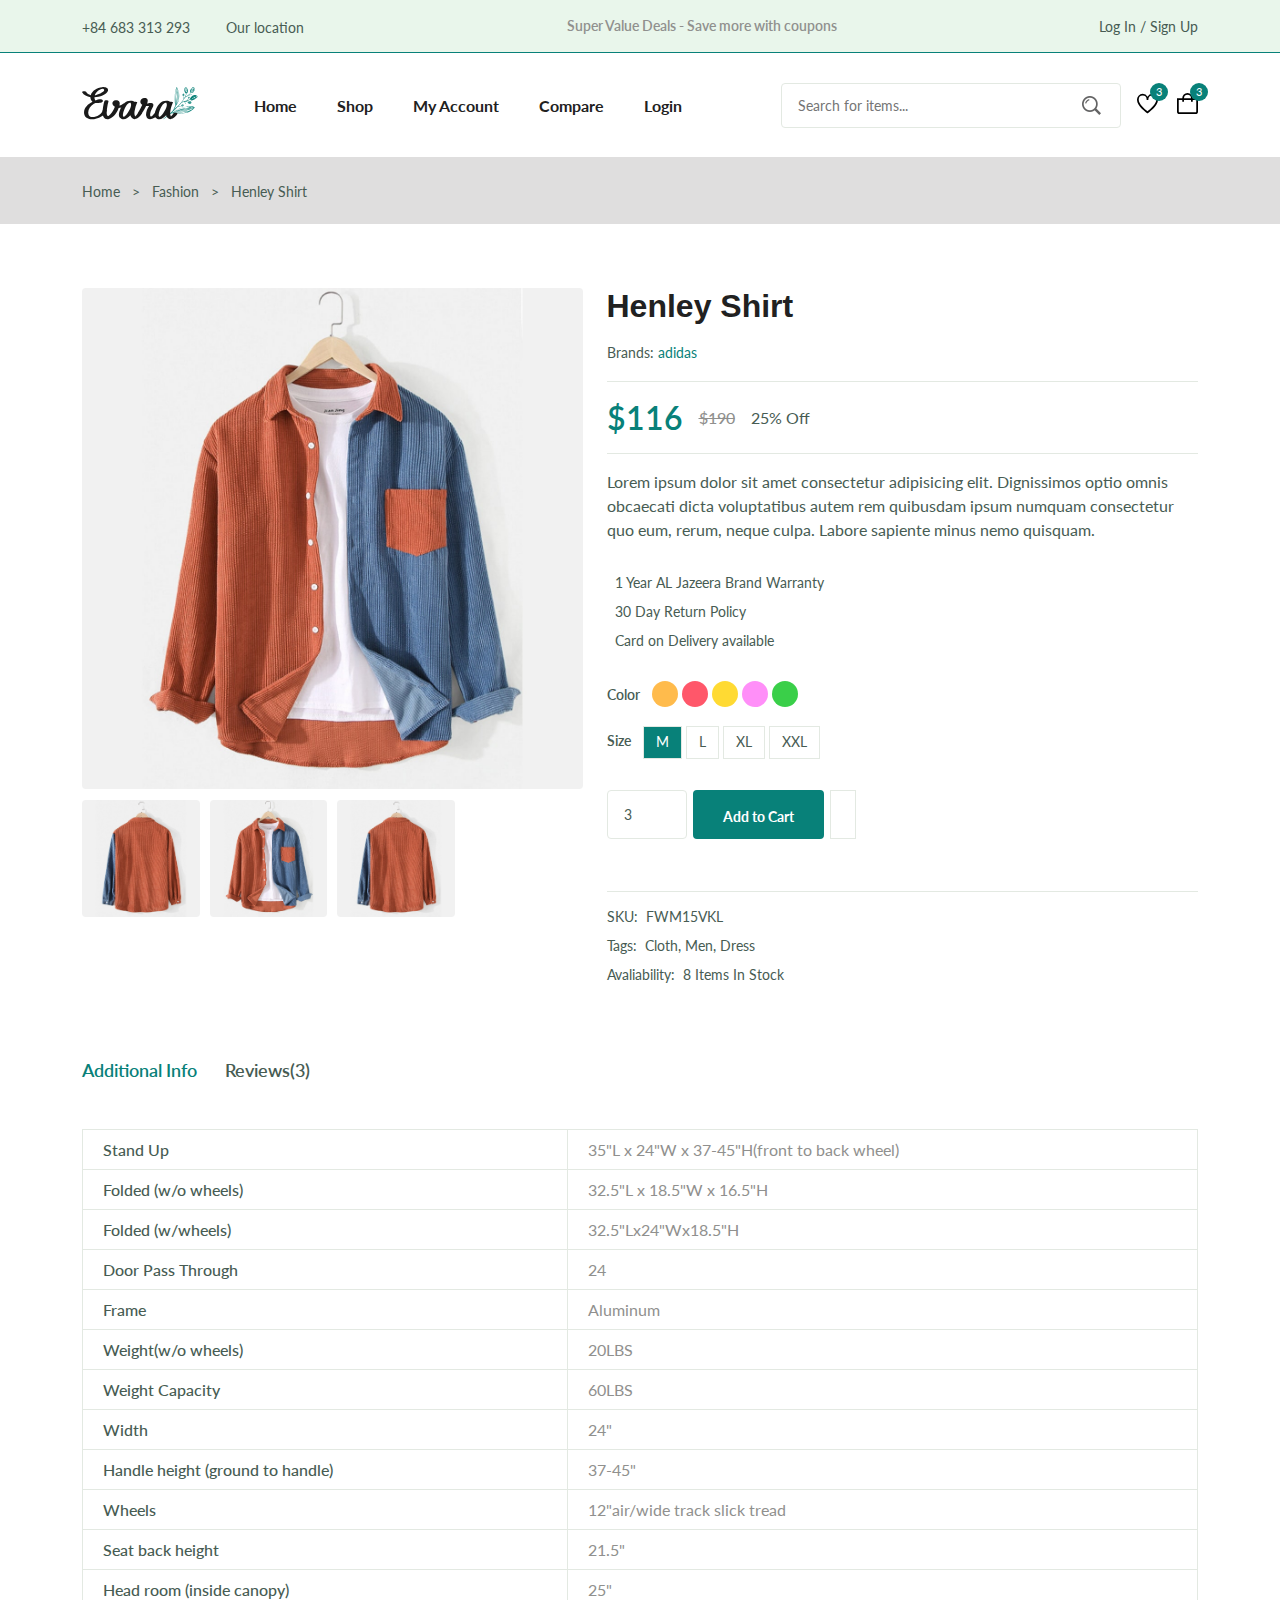
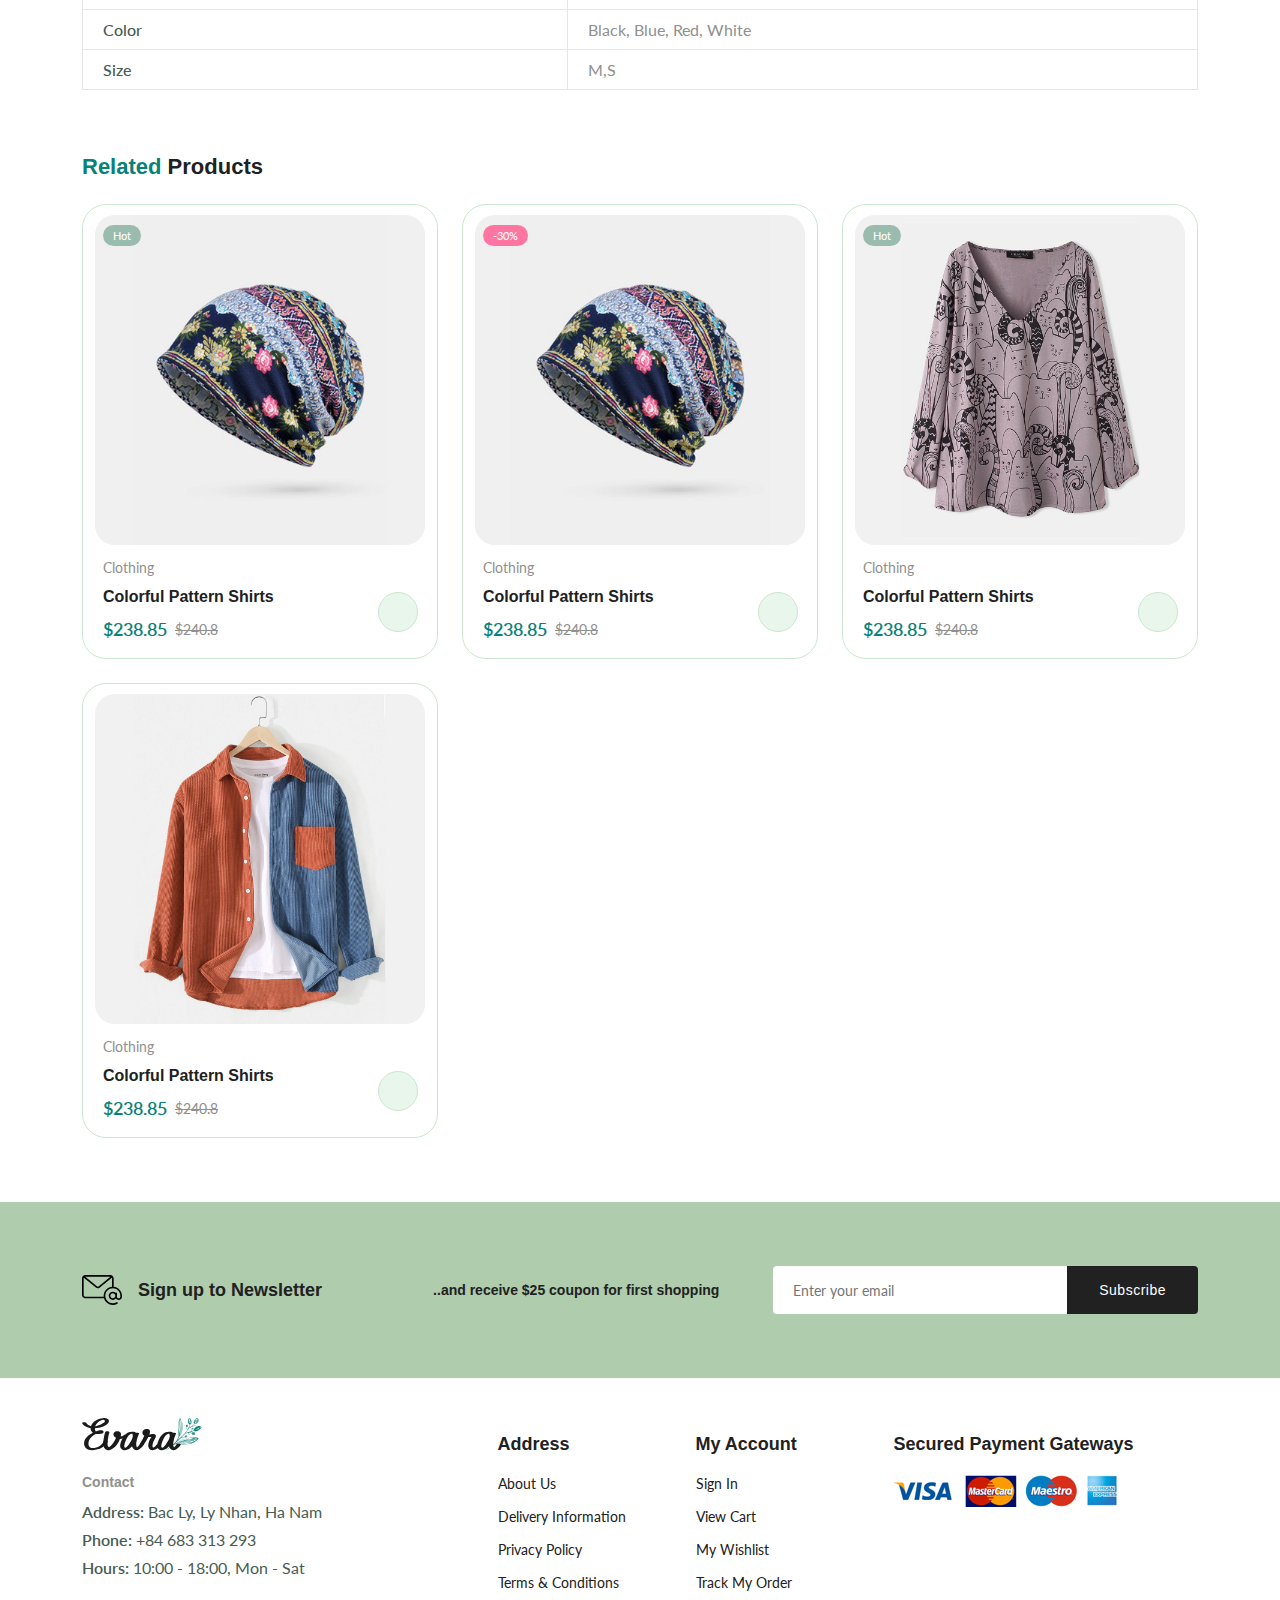
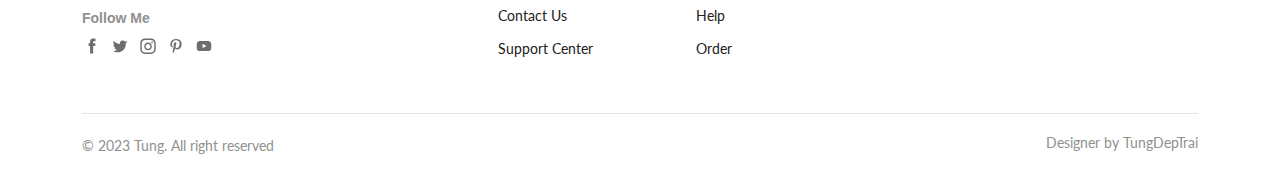
<file: details.html>
<!DOCTYPE html>
<html lang="en">

<head>
  <meta charset="UTF-8" />
  <meta name="viewport" content="width=device-width, initial-scale=1.0" />

  <!--=============== FLATICON ===============-->
  <link rel="stylesheet" href="https://cdnjs.cloudflare.com/ajax/libs/font-awesome/6.4.2/css/all.min.css"
    integrity="sha512-z3gLpd7yknf1YoNbCzqRKc4qyor8gaKU1qmn+CShxbuBusANI9QpRohGBreCFkKxLhei6S9CQXFEbbKuqLg0DA=="
    crossorigin="anonymous" referrerpolicy="no-referrer" />


  <!--=============== SWIPER CSS ===============-->
  <link rel="stylesheet" href="https://cdn.jsdelivr.net/npm/swiper@10/swiper-bundle.min.css" />


  <!--=============== CSS ===============-->
  <link rel="stylesheet" href="assets/css/styles.css" />

  <title>Ecommerce Website</title>
</head>

<body>
  <!--=============== HEADER ===============-->
  <header class="header">
    <div class="header__top">
      <div class="header__container container">
        <div class="header__contact">
          <span>+84 683 313 293</span>
          <span>Our location</span>
        </div>
        <p class="header__alert-news">
          Super Value Deals - Save more with coupons
        </p>
        <a href="login-register.html" class="header__top-action">
          Log In / Sign Up
        </a>
      </div>
    </div>

    <nav class="nav container">
      <a href="index.html" class="nav__logo">
        <img src="assets/img/logo.svg" alt="" class="nav__logo-img">
      </a>

      <div class="nav__menu" id="nav-menu">
        <ul class="nav__list">
          <li class="nav__item">
            <a href="index.html" class="nav__link">Home</a>
          </li>

          <li class="nav__item">
            <a href="shop.html" class="nav__link">Shop</a>
          </li>

          <li class="nav__item">
            <a href="accounts.html" class="nav__link">My Account</a>
          </li>

          <li class="nav__item">
            <a href="compare.html" class="nav__link">Compare</a>
          </li>

          <li class="nav__item">
            <a href="login-register.html" class="nav__link">Login</a>
          </li>
        </ul>

        <div class="header__search">
          <input type="text" class="form__input" placeholder="Search for items...">

          <button class="search__btn">
            <img src="assets/img/search.png" alt="">
          </button>
        </div>
      </div>

      <div class="header__user--actions">
        <a href="wishlist.html" class="header__action-btn">
          <img src="assets/img/icon-heart.svg" alt="">
          <span class="count">3</span>
        </a>

        <a href="cart.html" class="header__action-btn">
          <img src="assets/img/icon-cart.svg" alt="">
          <span class="count">3</span>
        </a>
      </div>
    </nav>
  </header>

  <!--=============== MAIN ===============-->
  <main class="main">
    <!--=============== BREADCRUMB ===============-->
    <section class="breadcrumb">
      <ul class="breadcrumb__list flex container">
        <li><a href="index.html" class="breadcrumb__link">Home</a></li>
        <li><span class="breadcrumb__link">></span></li>
        <li><span class="breadcrumb__link">Fashion</span></li>
        <li><span class="breadcrumb__link">></span></li>
        <li><span class="breadcrumb__link">Henley Shirt</span></li>
      </ul>
    </section>

    <!--=============== DETAILS ===============-->
    <section class="details section--lg">
      <div class="details__container container grid ac">
        <div class="details__group">
          <img src="assets/img/product-8-1.jpg" alt="" class="details__img" id="details" onmouseout="imgOut()"
            onmouseover="imgOver()">
          <div class="details__small-images grid">
            <img src="assets/img/product-8-2.jpg" alt="" class="details__small-img">
            <img src="assets/img/product-8-1.jpg" alt="" class="details__small-img">
            <img src="assets/img/product-8-2.jpg" alt="" class="details__small-img">
          </div>
        </div>

        <div class="details__group">
          <h3 class="details__title">Henley Shirt</h3>
          <p class="details__brand">Brands: <span> adidas</span></p>

          <div class="details__price flex">
            <span class="new__price">$116</span>
            <span class="old__price">$190</span>
            <span class="save__price">25% Off</span>
          </div>

          <p class="short__description">
            Lorem ipsum dolor sit amet consectetur adipisicing elit. Dignissimos optio omnis obcaecati dicta
            voluptatibus autem rem quibusdam ipsum numquam consectetur quo eum, rerum, neque culpa. Labore sapiente
            minus nemo quisquam.
          </p>

          <ul class="product__list">
            <li class="list__item flex">
              <i class="fa-solid fa-crown"></i>1 Year AL Jazeera Brand Warranty
            </li>

            <li class="list__item flex">
              <i class="fa-solid fa-arrows-rotate"></i>30 Day Return Policy
            </li>

            <li class="list__item flex">
              <i class="fa-regular fa-credit-card"></i>Card on Delivery available
            </li>
          </ul>

          <div class="details__color flex">
            <span class="details__color-title">Color</span>

            <ul class="color__list">
              <li>
                <a href="#" class="color__link" style="background-color: hsl(37, 100%, 65%);"></a>
              </li>

              <li>
                <a href="#" class="color__link" style="background-color: hsl(353, 100%, 67%);"></a>
              </li>

              <li>
                <a href="#" class="color__link" style="background-color: hsl(49, 100%, 60%);"></a>
              </li>

              <li>
                <a href="#" class="color__link" style="background-color: hsl(304, 100%, 78%);"></a>
              </li>

              <li>
                <a href="#" class="color__link" style="background-color: hsl(126,61%, 52%);"></a>
              </li>
            </ul>
          </div>

          <div class="details__size flex">
            <span class="details__size-title">Size</span>

            <ul class="size__list">
              <li>
                <a href="#" class="size__link size-active">M</a>
              </li>

              <li>
                <a href="#" class="size__link">L</a>
              </li>

              <li>
                <a href="#" class="size__link">XL</a>
              </li>

              <li>
                <a href="#" class="size__link">XXL</a>
              </li>
            </ul>
          </div>

          <div class="details__action">
            <input type="number" name="" id="" class="quantity" value="3">

            <a href="#" class="btn btn-sm">Add to Cart</a>

            <a href="#" class="details__action-btn details__action-btn--color">
              <i class="fa-solid fa-heart"></i>
            </a>
          </div>

          <ul class="details__meta">
            <li class="meta__list flex"><span>SKU:</span> FWM15VKL</li>
            <li class="meta__list flex"><span>Tags:</span> Cloth, Men, Dress</li>
            <li class="meta__list flex"><span>Avaliability:</span> 8 Items In Stock</li>
          </ul>

        </div>
      </div>
      <div class="details__container container grid">
        <div class="details__group">
          <img src="assets/img/product-1-1.jpg" alt="" class="details__img" id="details" onmouseout="imgOut()"
            onmouseover="imgOver()">
          <div class="details__small-images grid">
            <img src="assets/img/product-8-2.jpg" alt="" class="details__small-img">
            <img src="assets/img/product-8-1.jpg" alt="" class="details__small-img">
            <img src="assets/img/product-8-2.jpg" alt="" class="details__small-img">
          </div>
        </div>

        <div class="details__group">
          <h3 class="details__title">Henley Shirt</h3>
          <p class="details__brand">Brands: <span> adidas</span></p>

          <div class="details__price flex">
            <span class="new__price">$116</span>
            <span class="old__price">$190</span>
            <span class="save__price">25% Off</span>
          </div>

          <p class="short__description">
            Lorem ipsum dolor sit amet consectetur adipisicing elit. Dignissimos optio omnis obcaecati dicta
            voluptatibus autem rem quibusdam ipsum numquam consectetur quo eum, rerum, neque culpa. Labore sapiente
            minus nemo quisquam.
          </p>

          <ul class="product__list">
            <li class="list__item flex">
              <i class="fa-solid fa-crown"></i>1 Year AL Jazeera Brand Warranty
            </li>

            <li class="list__item flex">
              <i class="fa-solid fa-arrows-rotate"></i>30 Day Return Policy
            </li>

            <li class="list__item flex">
              <i class="fa-regular fa-credit-card"></i>Card on Delivery available
            </li>
          </ul>

          <div class="details__color flex">
            <span class="details__color-title">Color</span>

            <ul class="color__list">
              <li>
                <a href="#" class="color__link" style="background-color: hsl(37, 100%, 65%);"></a>
              </li>

              <li>
                <a href="#" class="color__link" style="background-color: hsl(353, 100%, 67%);"></a>
              </li>

              <li>
                <a href="#" class="color__link" style="background-color: hsl(49, 100%, 60%);"></a>
              </li>

              <li>
                <a href="#" class="color__link" style="background-color: hsl(304, 100%, 78%);"></a>
              </li>

              <li>
                <a href="#" class="color__link" style="background-color: hsl(126,61%, 52%);"></a>
              </li>
            </ul>
          </div>

          <div class="details__size flex">
            <span class="details__size-title">Size</span>

            <ul class="size__list">
              <li>
                <a href="#" class="size__link size-active">M</a>
              </li>

              <li>
                <a href="#" class="size__link">L</a>
              </li>

              <li>
                <a href="#" class="size__link">XL</a>
              </li>

              <li>
                <a href="#" class="size__link">XXL</a>
              </li>
            </ul>
          </div>

          <div class="details__action">
            <input type="number" name="" id="" class="quantity" value="3">

            <a href="#" class="btn btn-sm">Add to Cart</a>

            <a href="#" class="details__action-btn details__action-btn--color">
              <i class="fa-solid fa-heart"></i>
            </a>
          </div>

          <ul class="details__meta">
            <li class="meta__list flex"><span>SKU:</span> FWM15VKL</li>
            <li class="meta__list flex"><span>Tags:</span> Cloth, Men, Dress</li>
            <li class="meta__list flex"><span>Avaliability:</span> 8 Items In Stock</li>
          </ul>

        </div>
      </div>
    </section>

    <!--=============== DETAILS TAB ===============-->
    <section class="details__tab container">
      <div class="detail__tabs">
        <span class="detail__tab active-tab" data-target="#info">
          Additional Info
        </span>
        <span class="detail__tab" data-target="#reviews">Reviews(3)</span>
      </div>

      <div class="details__tabs-content">
        <div class="details__tab-content active-tab" content id="info">
          <table class="info__table">
            <tr>
              <th>Stand Up</th>
              <td>35"L x 24"W x 37-45"H(front to back wheel)</td>
            </tr>
            <tr>
              <th>Folded (w/o wheels)</th>
              <td>32.5"L x 18.5"W x 16.5"H</td>
            </tr>
            <tr>
              <th>Folded (w/wheels)</th>
              <td>32.5"Lx24"Wx18.5"H</td>
            </tr>
            <tr>
              <th>Door Pass Through</th>
              <td>24</td>
            </tr>
            <tr>
              <th>Frame</th>
              <td>Aluminum</td>
            </tr>
            <tr>
              <th>Weight(w/o wheels)</th>
              <td>20LBS</td>
            </tr>
            <tr>
              <th>Weight Capacity</th>
              <td>60LBS</td>
            </tr>
            <tr>
              <th>Width</th>
              <td>24"</td>
            </tr>
            <tr>
              <th>Handle height (ground to handle)</th>
              <td>37-45"</td>
            </tr>
            <tr>
              <th>Wheels</th>
              <td>12"air/wide track slick tread</td>
            </tr>
            <tr>
              <th>Seat back height</th>
              <td>21.5"</td>
            </tr>
            <tr>
              <th>Head room (inside canopy)</th>
              <td>25"</td>
            </tr>
            <tr>
              <th>Color</th>
              <td>Black, Blue, Red, White</td>
            </tr>
            <tr>
              <th>Size</th>
              <td>M,S</td>
            </tr>


          </table>
        </div>

        <div class="details__tab-content" content id="reviews">
          <div class="reviews__container grid">
            <div class="review__single">
              <div>
                <img src="assets/img/avatar-1.jpg" alt="" class="review__img">
                <h4 class="review__title">Jacky Chan</h4>
              </div>
              <div class="review__data">
                <div class="review__rating">
                  <i class="fa-solid fa-star"></i>
                  <i class="fa-solid fa-star"></i>
                  <i class="fa-solid fa-star"></i>
                  <i class="fa-solid fa-star"></i>
                  <i class="fa-solid fa-star"></i>
                </div>

                <p class="review__description">
                  Thank you very fast shipping from Poland only 3days
                </p>

                <span class="review__data">December 4,2020 at 3:12 pm</span>
              </div>
            </div>

            <div class="review__single">
              <div>
                <img src="assets/img/avatar-2.jpg" alt="" class="review__img">
                <h4 class="review__title">Jocky Chan</h4>
              </div>
              <div class="review__data">
                <div class="review__rating">
                  <i class="fa-solid fa-star"></i>
                  <i class="fa-solid fa-star"></i>
                  <i class="fa-solid fa-star"></i>
                  <i class="fa-solid fa-star"></i>
                  <i class="fa-solid fa-star"></i>
                </div>

                <p class="review__description">
                  Great low price and works well.
                </p>

                <span class="review__data">December 4,2020 at 3:12 pm</span>
              </div>

            </div>

            <div class="review__single">
              <div>
                <img src="assets/img/avatar-3.jpg" alt="" class="review__img">
                <h4 class="review__title">Jacky Chan</h4>
              </div>
              <div class="review__data">
                <div class="review__rating">
                  <i class="fa-solid fa-star"></i>
                  <i class="fa-solid fa-star"></i>
                  <i class="fa-solid fa-star"></i>
                  <i class="fa-solid fa-star"></i>
                  <i class="fa-solid fa-star"></i>
                </div>

                <p class="review__description">
                  Authentic and Beautiful, Love these way more than
                  ever expected They are Great earphones
                </p>

                <span class="review__data">December 4,2020 at 3:12 pm</span>
              </div>
            </div>

          </div>

          <div class="review__form">
            <h3 class="review__form-title">Add a review</h3>

            <div class="rate__product">
              <i class="fa-solid fa-star"></i>
              <i class="fa-solid fa-star"></i>
              <i class="fa-solid fa-star"></i>
              <i class="fa-solid fa-star"></i>
              <i class="fa-solid fa-star"></i>
            </div>

            <form action="" class="form grid">
              <textarea class="form__input textarea" placeholder="Write Comment"></textarea>

              <div class="form__group grid">
                <input type="text" name="" id="" placeholder="Name" class="form__input">

                <input type="email" name="" id="" placeholder="Email" class="form__input">
              </div>

              <div class="form__btn">
                <button class="btn">Submit Review</button>
              </div>
            </form>
          </div>
        </div>
      </div>

    </section>

    <!--=============== PRODUCTS ===============-->
    <section class="products container section--lg">
      <h3 class="section__title"><span>Related</span> Products</h3>
      <div class="products__container grid">

        <div class="product__item">
          <div class="product__banner">
            <a href="details.html" class="product__imgaes">
              <img src="assets/img/product-5-1.jpg" alt="" class="product__img defaule">

              <img src="assets/img/product-5-2.jpg" alt="" class="product__img hover">
            </a>

            <div class="producut__actions">
              <a href="#" class="action__btn" aria-lable="Quick View">
                <i class="fa-regular fa-eye"></i>
              </a>

              <a href="#" class="action__btn" aria-lable="Add to Wishlist">
                <i class="fa-solid fa-heart"></i>
              </a>

              <a href="#" class="action__btn" aria-lable="Compare">
                <i class="fa-solid fa-shuffle"></i>
              </a>
            </div>

            <div class="product__badge light-green">Hot</div>
          </div>

          <div class="product_content">
            <span class="product__category">Clothing</span>
            <a href="details.html">
              <h3 class="product__title">Colorful Pattern Shirts</h3>
            </a>
            <div class="product__rating">
              <i class="fa-solid fa-star"></i>
              <i class="fa-solid fa-star"></i>
              <i class="fa-solid fa-star"></i>
              <i class="fa-solid fa-star"></i>
              <i class="fa-solid fa-star"></i>
            </div>
            <div class="product__price flex">
              <span class="new__price">$238.85</span>
              <span class="old__price">$240.8</span>
            </div>

            <a href="#" class="action__btn cart__btn" aria-lable="Add To Cart">
              <i class="fa-solid fa-shop"></i>
            </a>
          </div>
        </div>

        <div class="product__item">
          <div class="product__banner">
            <a href="details.html" class="product__imgaes">
              <img src="assets/img/product-5-1.jpg" alt="" class="product__img defaule">

              <img src="assets/img/product-5-2.jpg" alt="" class="product__img hover">
            </a>

            <div class="producut__actions">
              <a href="#" class="action__btn" aria-lable="Quick View">
                <i class="fa-regular fa-eye"></i>
              </a>

              <a href="#" class="action__btn" aria-lable="Add to Wishlist">
                <i class="fa-solid fa-heart"></i>
              </a>

              <a href="#" class="action__btn" aria-lable="Compare">
                <i class="fa-solid fa-shuffle"></i>
              </a>
            </div>

            <div class="product__badge light-pink">-30%</div>
          </div>

          <div class="product_content">
            <span class="product__category">Clothing</span>
            <a href="details.html">
              <h3 class="product__title">Colorful Pattern Shirts</h3>
            </a>
            <div class="product__rating">
              <i class="fa-solid fa-star"></i>
              <i class="fa-solid fa-star"></i>
              <i class="fa-solid fa-star"></i>
              <i class="fa-solid fa-star"></i>
              <i class="fa-solid fa-star"></i>
            </div>
            <div class="product__price flex">
              <span class="new__price">$238.85</span>
              <span class="old__price">$240.8</span>
            </div>

            <a href="#" class="action__btn cart__btn" aria-lable="Add To Cart">
              <i class="fa-solid fa-shop"></i>
            </a>
          </div>
        </div>

        <div class="product__item">
          <div class="product__banner">
            <a href="details.html" class="product__imgaes">
              <img src="assets/img/product-7-1.jpg" alt="" class="product__img defaule">

              <img src="assets/img/product-7-2.jpg" alt="" class="product__img hover">
            </a>

            <div class="producut__actions">
              <a href="#" class="action__btn" aria-lable="Quick View">
                <i class="fa-regular fa-eye"></i>
              </a>

              <a href="#" class="action__btn" aria-lable="Add to Wishlist">
                <i class="fa-solid fa-heart"></i>
              </a>

              <a href="#" class="action__btn" aria-lable="Compare">
                <i class="fa-solid fa-shuffle"></i>
              </a>
            </div>

            <div class="product__badge light-green">Hot</div>
          </div>

          <div class="product_content">
            <span class="product__category">Clothing</span>
            <a href="details.html">
              <h3 class="product__title">Colorful Pattern Shirts</h3>
            </a>
            <div class="product__rating">
              <i class="fa-solid fa-star"></i>
              <i class="fa-solid fa-star"></i>
              <i class="fa-solid fa-star"></i>
              <i class="fa-solid fa-star"></i>
              <i class="fa-solid fa-star"></i>
            </div>
            <div class="product__price flex">
              <span class="new__price">$238.85</span>
              <span class="old__price">$240.8</span>
            </div>

            <a href="#" class="action__btn cart__btn" aria-lable="Add To Cart">
              <i class="fa-solid fa-shop"></i>
            </a>
          </div>
        </div>

        <div class="product__item">
          <div class="product__banner">
            <a href="details.html" class="product__imgaes">
              <img src="assets/img/product-8-1.jpg" alt="" class="product__img defaule">

              <img src="assets/img/product-8-2.jpg" alt="" class="product__img hover">
            </a>

            <div class="producut__actions">
              <a href="#" class="action__btn" aria-lable="Quick View">
                <i class="fa-regular fa-eye"></i>
              </a>

              <a href="#" class="action__btn" aria-lable="Add to Wishlist">
                <i class="fa-solid fa-heart"></i>
              </a>

              <a href="#" class="action__btn" aria-lable="Compare">
                <i class="fa-solid fa-shuffle"></i>
              </a>
            </div>
          </div>

          <div class="product_content">
            <span class="product__category">Clothing</span>
            <a href="details.html">
              <h3 class="product__title">Colorful Pattern Shirts</h3>
            </a>
            <div class="product__rating">
              <i class="fa-solid fa-star"></i>
              <i class="fa-solid fa-star"></i>
              <i class="fa-solid fa-star"></i>
              <i class="fa-solid fa-star"></i>
              <i class="fa-solid fa-star"></i>
            </div>
            <div class="product__price flex">
              <span class="new__price">$238.85</span>
              <span class="old__price">$240.8</span>
            </div>

            <a href="#" class="action__btn cart__btn" aria-lable="Add To Cart">
              <i class="fa-solid fa-shop"></i>
            </a>
          </div>
        </div>
      </div>
    </section>

    <!--=============== NEWSLETTER ===============-->
    <section class="newsletter section">
      <div class="newsletter__container container grid">
        <h3 class="newsletter__title flex">
          <img src="assets/img/icon-email.svg" alt="" class="newsletter__icon">
          Sign up to Newsletter
        </h3>

        <p class="newsletter__description">
          ..and receive $25 coupon for first shopping
        </p>

        <form action="" class="newsletter__form">
          <input type="text" class="newsletter__input" placeholder="Enter your email">
          <button type="submit" class="newletter__btn">Subscribe</button>
        </form>
      </div>

    </section>
  </main>

  <!--=============== FOOTER ===============-->
  <footer class="footer container">
    <div class="footer__container grid">
      <div class="footer__content">
        <a href="index.html" class="footer__logo">
          <img src="assets/img/logo.svg" alt="" class="footer__logo-img">
        </a>
        <h4 class="footer__subtitle">Contact</h4>

        <p class="footer__description">
          <span> Address:</span>
          Bac Ly, Ly Nhan, Ha Nam
        </p>

        <p class="footer__description">
          <span> Phone:</span>
          +84 683 313 293
        </p>

        <p class="footer__description">
          <span>Hours:</span>
          10:00 - 18:00, Mon - Sat
        </p>

        <div class="footer__social">
          <h4 class="footer__subtitle">Follow Me</h4>

          <div class="footer__social-links flex">
            <a href="">
              <img src="assets/img/icon-facebook.svg" alt="" class="footer__social-icon">
            </a>

            <a href="">
              <img src="assets/img/icon-twitter.svg" alt="" class="footer__social-icon">
            </a>

            <a href="">
              <img src="assets/img/icon-instagram.svg" alt="" class="footer__social-icon">
            </a>

            <a href="">
              <img src="assets/img/icon-pinterest.svg" alt="" class="footer__social-icon">
            </a>

            <a href="">
              <img src="assets/img/icon-youtube.svg" alt="" class="footer__social-icon">
            </a>

          </div>
        </div>
      </div>

      <div class="footer__content">
        <h3 class="footer__title">Address</h3>

        <ul class="footer__links">
          <li><a href="" class="footer__link">About Us</a></li>
          <li><a href="" class="footer__link">Delivery Information</a></li>
          <li><a href="" class="footer__link">Privacy Policy</a></li>
          <li><a href="" class="footer__link">Terms & Conditions</a></li>
          <li><a href="" class="footer__link">Contact Us</a></li>
          <li><a href="" class="footer__link">Support Center</a></li>
        </ul>
      </div>

      <div class="footer__content">
        <h3 class="footer__title">My Account</h3>

        <ul class="footer__links">
          <li><a href="" class="footer__link">Sign In</a></li>
          <li><a href="" class="footer__link">View Cart</a></li>
          <li><a href="" class="footer__link">My Wishlist</a></li>
          <li><a href="" class="footer__link">Track My Order</a></li>
          <li><a href="" class="footer__link">Help</a></li>
          <li><a href="" class="footer__link">Order</a></li>
        </ul>
      </div>

      <div class="footer__content">
        <h3 class="footer__title">Secured Payment Gateways</h3>
        <img src="assets/img/payment-method.png" alt="" class="payment__img">
      </div>

    </div>

    <div class="footer__bottom">
      <p class="copyright">&copy; 2023 Tung. All right reserved</p>
      <span class="designer">Designer by TungDepTrai</span>
    </div>

  </footer>

  <!--=============== SWIPER JS ===============-->
  <script src="https://cdn.jsdelivr.net/npm/swiper@10/swiper-bundle.min.js"></script>

  <!--=============== MAIN JS ===============-->
  <script src="assets/js/main.js"></script>
</body>

</html>
</file>
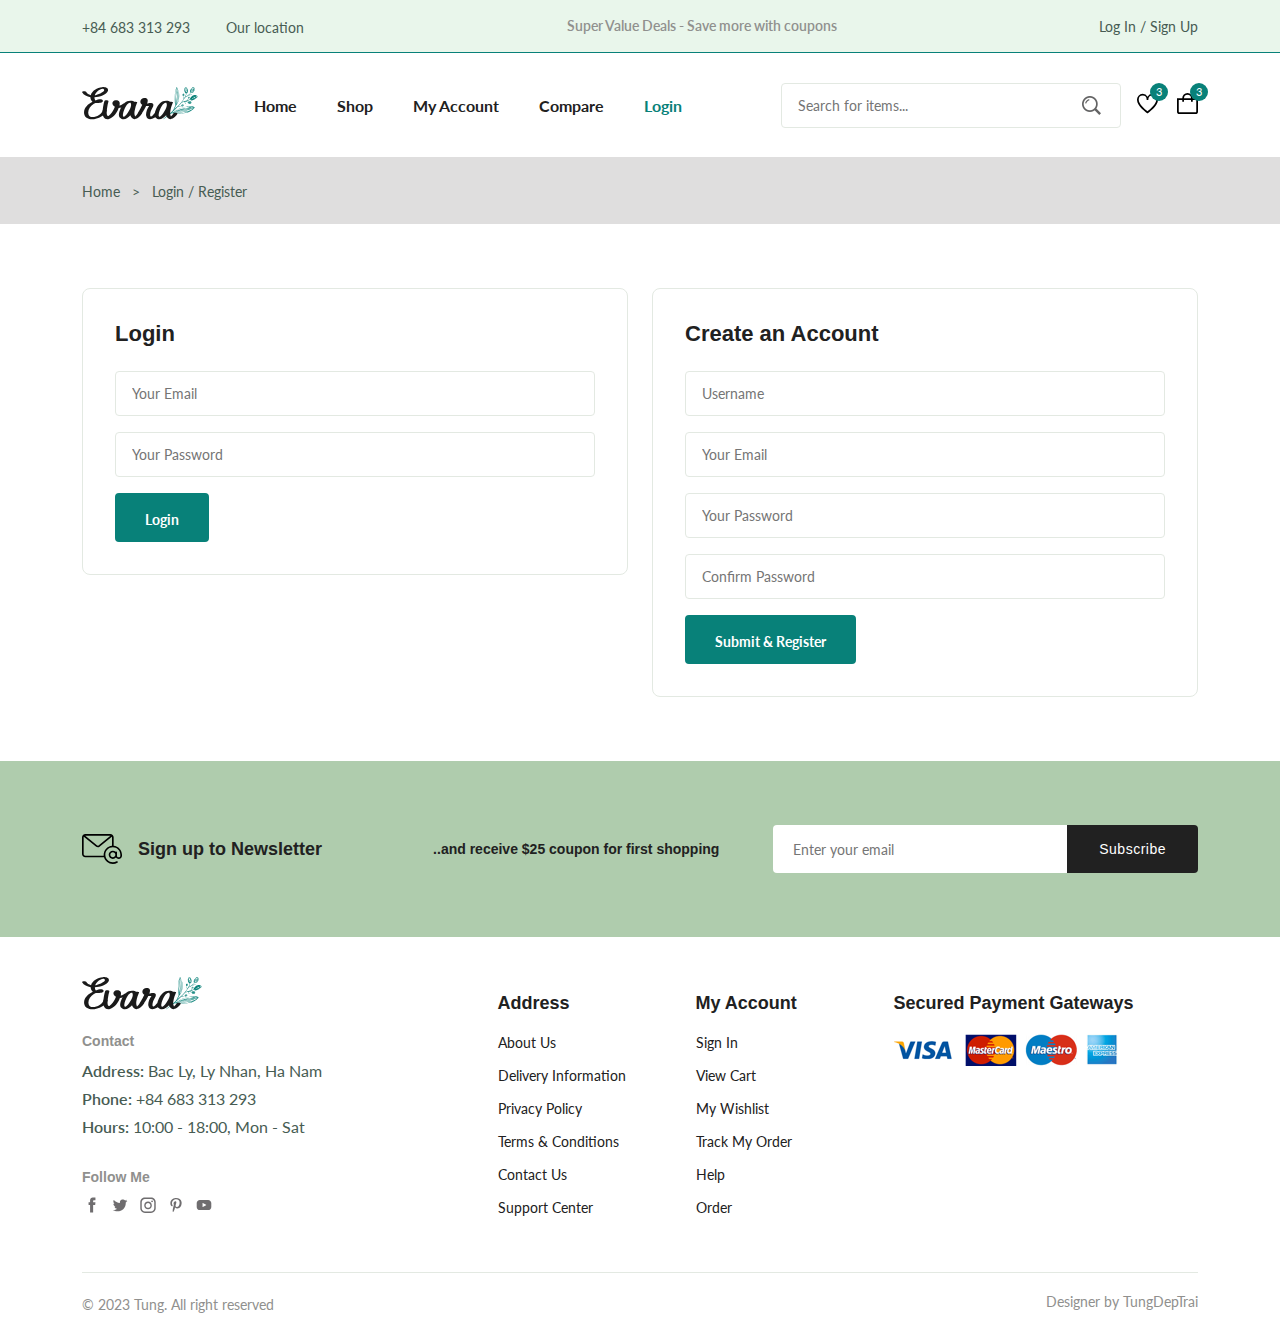
<file: login-register.html>
<!DOCTYPE html>
<html lang="en">

<head>
  <meta charset="UTF-8" />
  <meta name="viewport" content="width=device-width, initial-scale=1.0" />

  <!--=============== FLATICON ===============-->
  <link rel="stylesheet" href="https://cdnjs.cloudflare.com/ajax/libs/font-awesome/6.4.2/css/all.min.css"
    integrity="sha512-z3gLpd7yknf1YoNbCzqRKc4qyor8gaKU1qmn+CShxbuBusANI9QpRohGBreCFkKxLhei6S9CQXFEbbKuqLg0DA=="
    crossorigin="anonymous" referrerpolicy="no-referrer" />


  <!--=============== SWIPER CSS ===============-->
  <link rel="stylesheet" href="https://cdn.jsdelivr.net/npm/swiper@10/swiper-bundle.min.css" />


  <!--=============== CSS ===============-->
  <link rel="stylesheet" href="assets/css/styles.css" />

  <title>Ecommerce Website</title>
</head>

<body>
  <!--=============== HEADER ===============-->
  <header class="header">
    <div class="header__top">
      <div class="header__container container">
        <div class="header__contact">
          <span>+84 683 313 293</span>
          <span>Our location</span>
        </div>
        <p class="header__alert-news">
          Super Value Deals - Save more with coupons
        </p>
        <a href="login-register.html" class="header__top-action">
          Log In / Sign Up
        </a>
      </div>
    </div>

    <nav class="nav container">
      <a href="index.html" class="nav__logo">
        <img src="assets/img/logo.svg" alt="" class="nav__logo-img">
      </a>

      <div class="nav__menu" id="nav-menu">
        <ul class="nav__list">
          <li class="nav__item">
            <a href="index.html" class="nav__link">Home</a>
          </li>

          <li class="nav__item">
            <a href="shop.html" class="nav__link">Shop</a>
          </li>

          <li class="nav__item">
            <a href="accounts.html" class="nav__link">My Account</a>
          </li>

          <li class="nav__item">
            <a href="compare.html" class="nav__link">Compare</a>
          </li>

          <li class="nav__item">
            <a href="login-register.html" class="nav__link active-link">Login</a>
          </li>
        </ul>

        <div class="header__search">
          <input type="text" class="form__input" placeholder="Search for items...">

          <button class="search__btn">
            <img src="assets/img/search.png" alt="">
          </button>
        </div>
      </div>

      <div class="header__user--actions">
        <a href="wishlist.html" class="header__action-btn">
          <img src="assets/img/icon-heart.svg" alt="">
          <span class="count">3</span>
        </a>

        <a href="cart.html" class="header__action-btn">
          <img src="assets/img/icon-cart.svg" alt="">
          <span class="count">3</span>
        </a>
      </div>
    </nav>
  </header>

  <!--=============== MAIN ===============-->
  <main class="main">
    <!--=============== BREADCRUMB ===============-->
    <section class="breadcrumb">
      <ul class="breadcrumb__list flex container">
        <li><a href="index.html" class="breadcrumb__link">Home</a></li>
        <li><span class="breadcrumb__link">></span></li>
        <li><span class="breadcrumb__link">Login / Register</span></li>
      </ul>
    </section>

    <!--=============== LOGIN-REGISTER ===============-->
    <section class="login-register section--lg">
      <div class="login-register__container container grid">
        <div class="login">
          <h3 class="section__title">Login</h3>

          <form action="" class="form grid">
            <input type="email" placeholder="Your Email" class="form__input">
            <input type="password" placeholder="Your Password" class="form__input">
            <div class="form__btn">
              <button class="btn">Login</button>
            </div>
          </form>
        </div>

        <div class="register">
          <h3 class="section__title">Create an Account</h3>

          <form action="" class="form grid">
            <input type="text" placeholder="Username" class="form__input">
            <input type="email" placeholder="Your Email" class="form__input">
            <input type="password" placeholder="Your Password" class="form__input">
            <input type="password" placeholder="Confirm Password" class="form__input">
            <div class="form__btn">
              <button class="btn">Submit & Register</button>
            </div>
          </form>
        </div>
      </div>
    </section>

    <!--=============== NEWSLETTER ===============-->
    <section class="newsletter section">
      <div class="newsletter__container container grid">
        <h3 class="newsletter__title flex">
          <img src="assets/img/icon-email.svg" alt="" class="newsletter__icon">
          Sign up to Newsletter
        </h3>

        <p class="newsletter__description">
          ..and receive $25 coupon for first shopping
        </p>

        <form action="" class="newsletter__form">
          <input type="text" class="newsletter__input" placeholder="Enter your email">
          <button type="submit" class="newletter__btn">Subscribe</button>
        </form>
      </div>

    </section>
  </main>

  <!--=============== FOOTER ===============-->
  <footer class="footer container">
    <div class="footer__container grid">
      <div class="footer__content">
        <a href="index.html" class="footer__logo">
          <img src="assets/img/logo.svg" alt="" class="footer__logo-img">
        </a>
        <h4 class="footer__subtitle">Contact</h4>

        <p class="footer__description">
          <span> Address:</span>
          Bac Ly, Ly Nhan, Ha Nam
        </p>

        <p class="footer__description">
          <span> Phone:</span>
          +84 683 313 293
        </p>

        <p class="footer__description">
          <span>Hours:</span>
          10:00 - 18:00, Mon - Sat
        </p>

        <div class="footer__social">
          <h4 class="footer__subtitle">Follow Me</h4>

          <div class="footer__social-links flex">
            <a href="">
              <img src="assets/img/icon-facebook.svg" alt="" class="footer__social-icon">
            </a>

            <a href="">
              <img src="assets/img/icon-twitter.svg" alt="" class="footer__social-icon">
            </a>

            <a href="">
              <img src="assets/img/icon-instagram.svg" alt="" class="footer__social-icon">
            </a>

            <a href="">
              <img src="assets/img/icon-pinterest.svg" alt="" class="footer__social-icon">
            </a>

            <a href="">
              <img src="assets/img/icon-youtube.svg" alt="" class="footer__social-icon">
            </a>

          </div>
        </div>
      </div>

      <div class="footer__content">
        <h3 class="footer__title">Address</h3>

        <ul class="footer__links">
          <li><a href="" class="footer__link">About Us</a></li>
          <li><a href="" class="footer__link">Delivery Information</a></li>
          <li><a href="" class="footer__link">Privacy Policy</a></li>
          <li><a href="" class="footer__link">Terms & Conditions</a></li>
          <li><a href="" class="footer__link">Contact Us</a></li>
          <li><a href="" class="footer__link">Support Center</a></li>
        </ul>
      </div>

      <div class="footer__content">
        <h3 class="footer__title">My Account</h3>

        <ul class="footer__links">
          <li><a href="" class="footer__link">Sign In</a></li>
          <li><a href="" class="footer__link">View Cart</a></li>
          <li><a href="" class="footer__link">My Wishlist</a></li>
          <li><a href="" class="footer__link">Track My Order</a></li>
          <li><a href="" class="footer__link">Help</a></li>
          <li><a href="" class="footer__link">Order</a></li>
        </ul>
      </div>

      <div class="footer__content">
        <h3 class="footer__title">Secured Payment Gateways</h3>
        <img src="assets/img/payment-method.png" alt="" class="payment__img">
      </div>

    </div>

    <div class="footer__bottom">
      <p class="copyright">&copy; 2023 Tung. All right reserved</p>
      <span class="designer">Designer by TungDepTrai</span>
    </div>

  </footer>

  <!--=============== SWIPER JS ===============-->
  <script src="https://cdn.jsdelivr.net/npm/swiper@10/swiper-bundle.min.js"></script>

  <!--=============== MAIN JS ===============-->
  <script src="assets/js/main.js"></script>
</body>

</html>
</file>
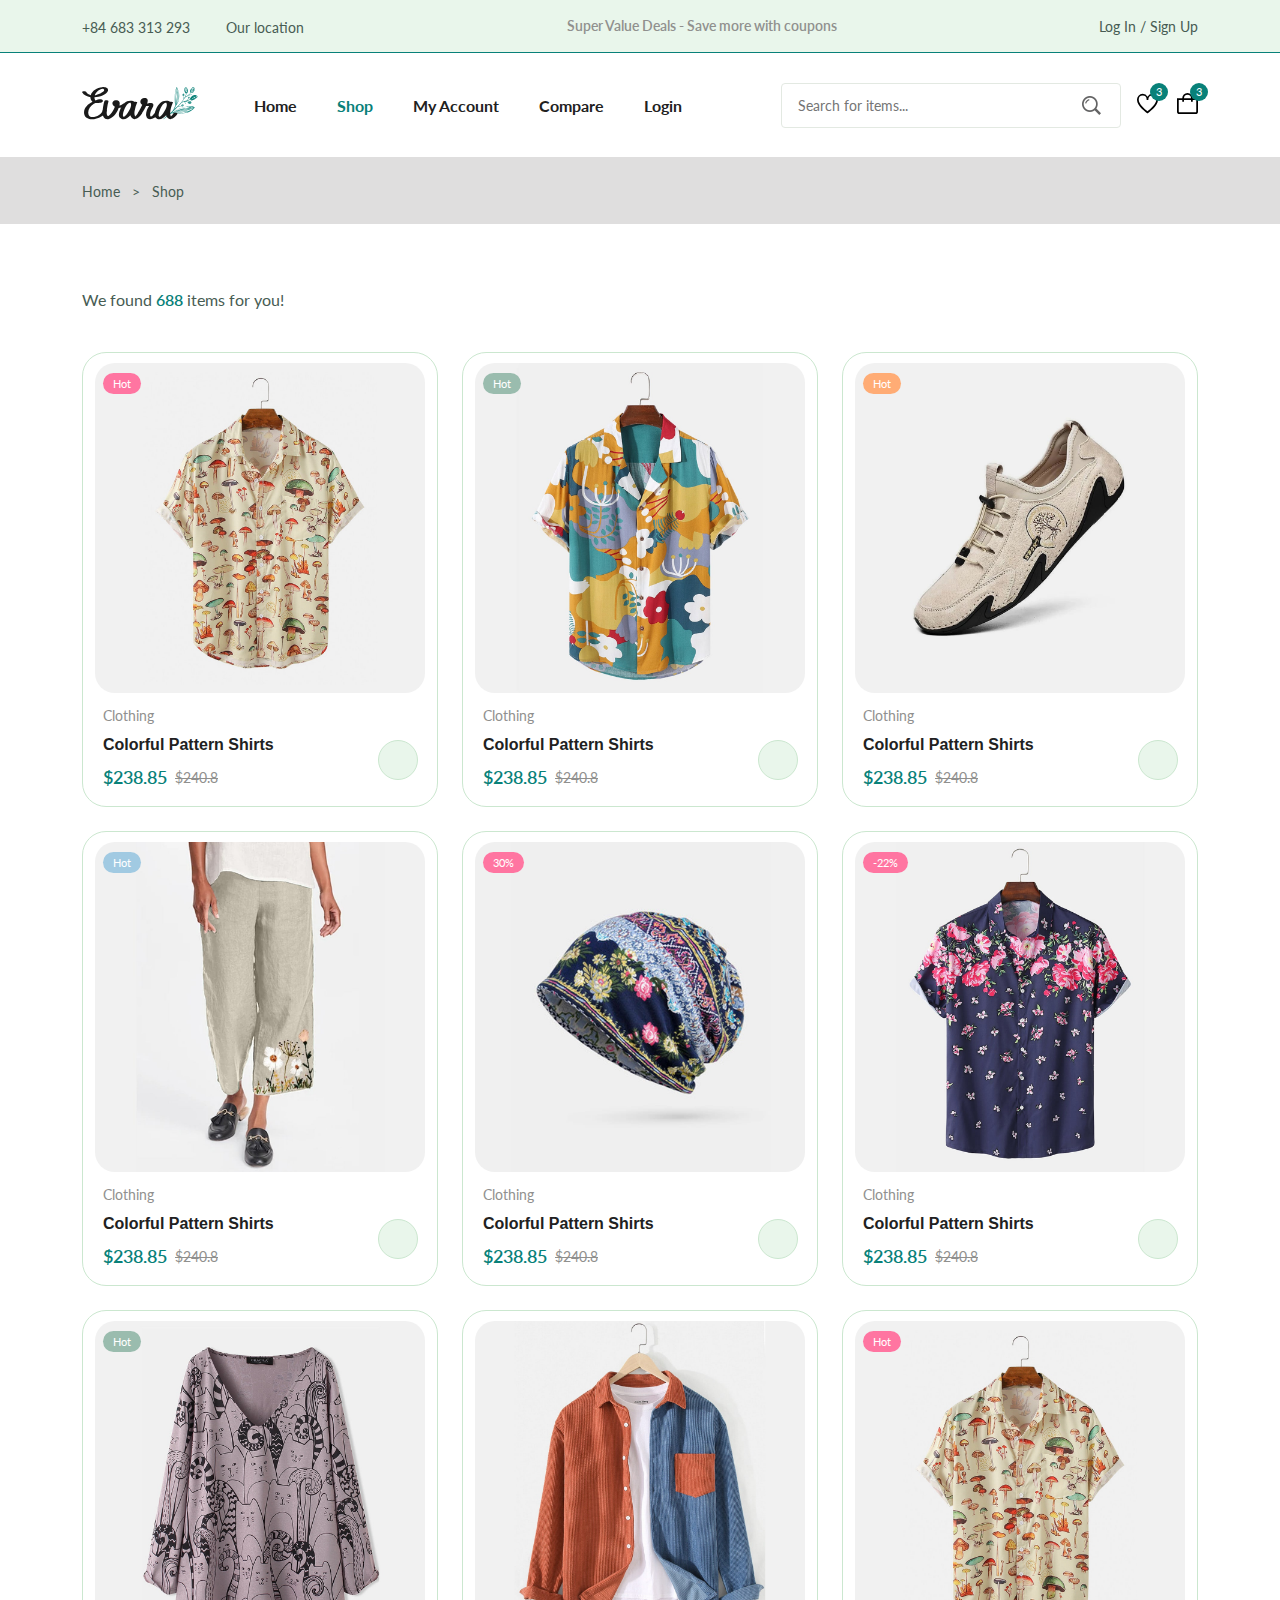
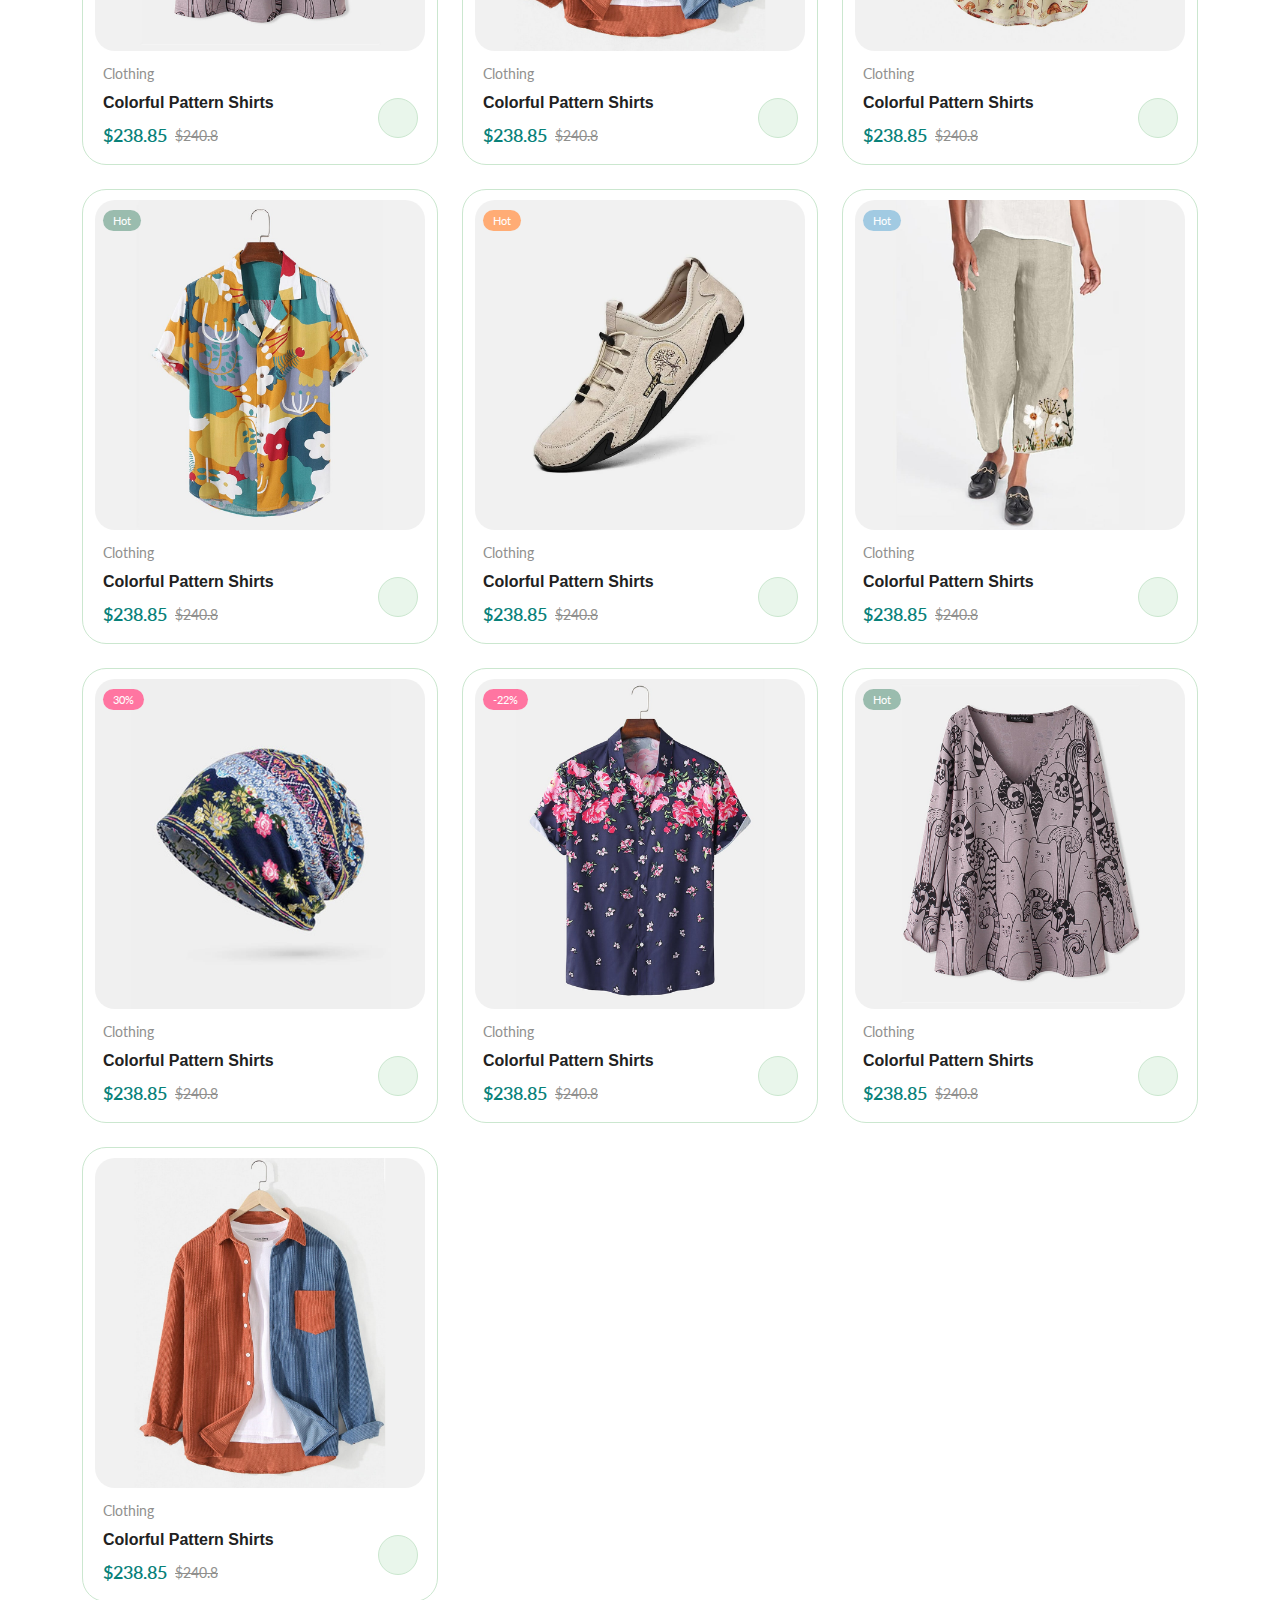
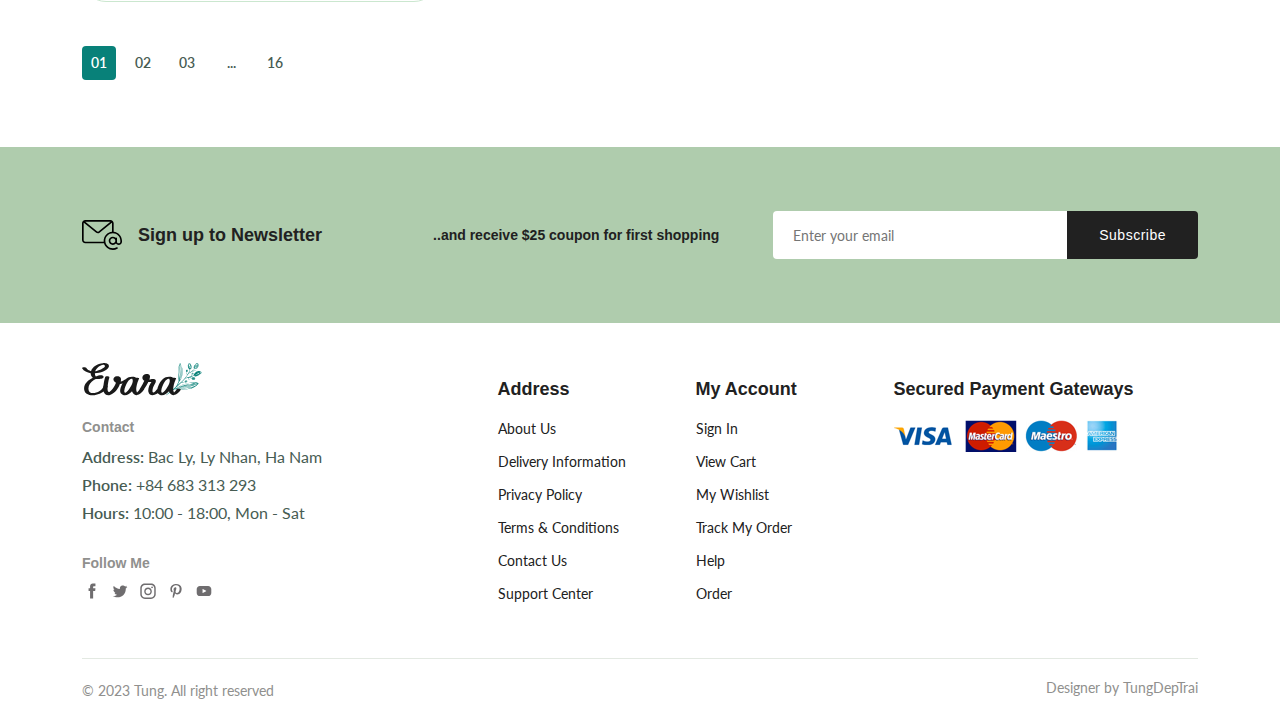
<file: shop.html>
<!DOCTYPE html>
<html lang="en">

<head>
  <meta charset="UTF-8" />
  <meta name="viewport" content="width=device-width, initial-scale=1.0" />

  <!--=============== FLATICON ===============-->
  <link rel="stylesheet" href="https://cdnjs.cloudflare.com/ajax/libs/font-awesome/6.4.2/css/all.min.css"
    integrity="sha512-z3gLpd7yknf1YoNbCzqRKc4qyor8gaKU1qmn+CShxbuBusANI9QpRohGBreCFkKxLhei6S9CQXFEbbKuqLg0DA=="
    crossorigin="anonymous" referrerpolicy="no-referrer" />


  <!--=============== SWIPER CSS ===============-->
  <link rel="stylesheet" href="https://cdn.jsdelivr.net/npm/swiper@10/swiper-bundle.min.css" />


  <!--=============== CSS ===============-->
  <link rel="stylesheet" href="assets/css/styles.css" />

  <title>Ecommerce Website</title>
</head>

<body>
  <!--=============== HEADER ===============-->
  <header class="header">
    <div class="header__top">
      <div class="header__container container">
        <div class="header__contact">
          <span>+84 683 313 293</span>
          <span>Our location</span>
        </div>
        <p class="header__alert-news">
          Super Value Deals - Save more with coupons
        </p>
        <a href="login-register.html" class="header__top-action">
          Log In / Sign Up
        </a>
      </div>
    </div>

    <nav class="nav container">
      <a href="index.html" class="nav__logo">
        <img src="assets/img/logo.svg" alt="" class="nav__logo-img">
      </a>

      <div class="nav__menu" id="nav-menu">
        <ul class="nav__list">
          <li class="nav__item">
            <a href="index.html" class="nav__link">Home</a>
          </li>

          <li class="nav__item">
            <a href="shop.html" class="nav__link active-link">Shop</a>
          </li>

          <li class="nav__item">
            <a href="accounts.html" class="nav__link">My Account</a>
          </li>

          <li class="nav__item">
            <a href="compare.html" class="nav__link">Compare</a>
          </li>

          <li class="nav__item">
            <a href="login-register.html" class="nav__link">Login</a>
          </li>
        </ul>

        <div class="header__search">
          <input type="text" class="form__input" placeholder="Search for items...">

          <button class="search__btn">
            <img src="assets/img/search.png" alt="">
          </button>
        </div>
      </div>

      <div class="header__user--actions">
        <a href="wishlist.html" class="header__action-btn">
          <img src="assets/img/icon-heart.svg" alt="">
          <span class="count">3</span>
        </a>

        <a href="cart.html" class="header__action-btn">
          <img src="assets/img/icon-cart.svg" alt="">
          <span class="count">3</span>
        </a>
      </div>
    </nav>
  </header>

  <!--=============== MAIN ===============-->
  <main class="main">
    <!--=============== BREADCRUMB ===============-->
    <section class="breadcrumb">
      <ul class="breadcrumb__list flex container">
        <li><a href="index.html" class="breadcrumb__link">Home</a></li>
        <li><span class="breadcrumb__link">></span></li>
        <li><span class="breadcrumb__link">Shop</span></li>
      </ul>
    </section>

    <!--=============== PRODUCTS ===============-->
    <section class="products section--lg container">
      <p class="total__products">We found <span>688</span> items for you!</p>

      <div class="products__container grid">
        <div class="product__item">
          <div class="product__banner">
            <a href="details.html" class="product__imgaes">
              <img src="assets/img/product-1-1.jpg" alt="" class="product__img defaule">

              <img src="assets/img/product-1-2.jpg" alt="" class="product__img hover">
            </a>

            <div class="producut__actions">
              <a href="#" class="action__btn" aria-lable="Quick View">
                <i class="fa-regular fa-eye"></i>
              </a>

              <a href="#" class="action__btn" aria-lable="Add to Wishlist">
                <i class="fa-solid fa-heart"></i>
              </a>

              <a href="#" class="action__btn" aria-lable="Compare">
                <i class="fa-solid fa-shuffle"></i>
              </a>
            </div>

            <div class="product__badge light-pink">Hot</div>
          </div>

          <div class="product_content">
            <span class="product__category">Clothing</span>
            <a href="details.html">
              <h3 class="product__title">Colorful Pattern Shirts</h3>
            </a>
            <div class="product__rating">
              <i class="fa-solid fa-star"></i>
              <i class="fa-solid fa-star"></i>
              <i class="fa-solid fa-star"></i>
              <i class="fa-solid fa-star"></i>
              <i class="fa-solid fa-star"></i>
            </div>
            <div class="product__price flex">
              <span class="new__price">$238.85</span>
              <span class="old__price">$240.8</span>
            </div>

            <a href="#" class="action__btn cart__btn" aria-lable="Add To Cart">
              <i class="fa-solid fa-shop"></i>
            </a>
          </div>
        </div>

        <div class="product__item">
          <div class="product__banner">
            <a href="details.html" class="product__imgaes">
              <img src="assets/img/product-2-1.jpg" alt="" class="product__img defaule">

              <img src="assets/img/product-2-2.jpg" alt="" class="product__img hover">
            </a>

            <div class="producut__actions">
              <a href="#" class="action__btn" aria-lable="Quick View">
                <i class="fa-regular fa-eye"></i>
              </a>

              <a href="#" class="action__btn" aria-lable="Add to Wishlist">
                <i class="fa-solid fa-heart"></i>
              </a>

              <a href="#" class="action__btn" aria-lable="Compare">
                <i class="fa-solid fa-shuffle"></i>
              </a>
            </div>

            <div class="product__badge light-green">Hot</div>
          </div>

          <div class="product_content">
            <span class="product__category">Clothing</span>
            <a href="details.html">
              <h3 class="product__title">Colorful Pattern Shirts</h3>
            </a>
            <div class="product__rating">
              <i class="fa-solid fa-star"></i>
              <i class="fa-solid fa-star"></i>
              <i class="fa-solid fa-star"></i>
              <i class="fa-solid fa-star"></i>
              <i class="fa-solid fa-star"></i>
            </div>
            <div class="product__price flex">
              <span class="new__price">$238.85</span>
              <span class="old__price">$240.8</span>
            </div>

            <a href="#" class="action__btn cart__btn" aria-lable="Add To Cart">
              <i class="fa-solid fa-shop"></i>
            </a>
          </div>
        </div>

        <div class="product__item">
          <div class="product__banner">
            <a href="details.html" class="product__imgaes">
              <img src="assets/img/product-3-1.jpg" alt="" class="product__img defaule">

              <img src="assets/img/product-3-2.jpg" alt="" class="product__img hover">
            </a>

            <div class="producut__actions">
              <a href="#" class="action__btn" aria-lable="Quick View">
                <i class="fa-regular fa-eye"></i>
              </a>

              <a href="#" class="action__btn" aria-lable="Add to Wishlist">
                <i class="fa-solid fa-heart"></i>
              </a>

              <a href="#" class="action__btn" aria-lable="Compare">
                <i class="fa-solid fa-shuffle"></i>
              </a>
            </div>

            <div class="product__badge light-orange">Hot</div>
          </div>

          <div class="product_content">
            <span class="product__category">Clothing</span>
            <a href="details.html">
              <h3 class="product__title">Colorful Pattern Shirts</h3>
            </a>
            <div class="product__rating">
              <i class="fa-solid fa-star"></i>
              <i class="fa-solid fa-star"></i>
              <i class="fa-solid fa-star"></i>
              <i class="fa-solid fa-star"></i>
              <i class="fa-solid fa-star"></i>
            </div>
            <div class="product__price flex">
              <span class="new__price">$238.85</span>
              <span class="old__price">$240.8</span>
            </div>

            <a href="#" class="action__btn cart__btn" aria-lable="Add To Cart">
              <i class="fa-solid fa-shop"></i>
            </a>
          </div>
        </div>

        <div class="product__item">
          <div class="product__banner">
            <a href="details.html" class="product__imgaes">
              <img src="assets/img/product-4-1.jpg" alt="" class="product__img defaule">

              <img src="assets/img/product-4-2.jpg" alt="" class="product__img hover">
            </a>

            <div class="producut__actions">
              <a href="#" class="action__btn" aria-lable="Quick View">
                <i class="fa-regular fa-eye"></i>
              </a>

              <a href="#" class="action__btn" aria-lable="Add to Wishlist">
                <i class="fa-solid fa-heart"></i>
              </a>

              <a href="#" class="action__btn" aria-lable="Compare">
                <i class="fa-solid fa-shuffle"></i>
              </a>
            </div>

            <div class="product__badge light-blue">Hot</div>
          </div>

          <div class="product_content">
            <span class="product__category">Clothing</span>
            <a href="details.html">
              <h3 class="product__title">Colorful Pattern Shirts</h3>
            </a>
            <div class="product__rating">
              <i class="fa-solid fa-star"></i>
              <i class="fa-solid fa-star"></i>
              <i class="fa-solid fa-star"></i>
              <i class="fa-solid fa-star"></i>
              <i class="fa-solid fa-star"></i>
            </div>
            <div class="product__price flex">
              <span class="new__price">$238.85</span>
              <span class="old__price">$240.8</span>
            </div>

            <a href="#" class="action__btn cart__btn" aria-lable="Add To Cart">
              <i class="fa-solid fa-shop"></i>
            </a>
          </div>
        </div>

        <div class="product__item">
          <div class="product__banner">
            <a href="details.html" class="product__imgaes">
              <img src="assets/img/product-5-1.jpg" alt="" class="product__img defaule">

              <img src="assets/img/product-5-2.jpg" alt="" class="product__img hover">
            </a>

            <div class="producut__actions">
              <a href="#" class="action__btn" aria-lable="Quick View">
                <i class="fa-regular fa-eye"></i>
              </a>

              <a href="#" class="action__btn" aria-lable="Add to Wishlist">
                <i class="fa-solid fa-heart"></i>
              </a>

              <a href="#" class="action__btn" aria-lable="Compare">
                <i class="fa-solid fa-shuffle"></i>
              </a>
            </div>

            <div class="product__badge light-pink">30%</div>
          </div>

          <div class="product_content">
            <span class="product__category">Clothing</span>
            <a href="details.html">
              <h3 class="product__title">Colorful Pattern Shirts</h3>
            </a>
            <div class="product__rating">
              <i class="fa-solid fa-star"></i>
              <i class="fa-solid fa-star"></i>
              <i class="fa-solid fa-star"></i>
              <i class="fa-solid fa-star"></i>
              <i class="fa-solid fa-star"></i>
            </div>
            <div class="product__price flex">
              <span class="new__price">$238.85</span>
              <span class="old__price">$240.8</span>
            </div>

            <a href="#" class="action__btn cart__btn" aria-lable="Add To Cart">
              <i class="fa-solid fa-shop"></i>
            </a>
          </div>
        </div>

        <div class="product__item">
          <div class="product__banner">
            <a href="details.html" class="product__imgaes">
              <img src="assets/img/product-6-1.jpg" alt="" class="product__img defaule">

              <img src="assets/img/product-6-2.jpg" alt="" class="product__img hover">
            </a>

            <div class="producut__actions">
              <a href="#" class="action__btn" aria-lable="Quick View">
                <i class="fa-regular fa-eye"></i>
              </a>

              <a href="#" class="action__btn" aria-lable="Add to Wishlist">
                <i class="fa-solid fa-heart"></i>
              </a>

              <a href="#" class="action__btn" aria-lable="Compare">
                <i class="fa-solid fa-shuffle"></i>
              </a>
            </div>

            <div class="product__badge light-pink">-22%</div>
          </div>

          <div class="product_content">
            <span class="product__category">Clothing</span>
            <a href="details.html">
              <h3 class="product__title">Colorful Pattern Shirts</h3>
            </a>
            <div class="product__rating">
              <i class="fa-solid fa-star"></i>
              <i class="fa-solid fa-star"></i>
              <i class="fa-solid fa-star"></i>
              <i class="fa-solid fa-star"></i>
              <i class="fa-solid fa-star"></i>
            </div>
            <div class="product__price flex">
              <span class="new__price">$238.85</span>
              <span class="old__price">$240.8</span>
            </div>

            <a href="#" class="action__btn cart__btn" aria-lable="Add To Cart">
              <i class="fa-solid fa-shop"></i>
            </a>
          </div>
        </div>

        <div class="product__item">
          <div class="product__banner">
            <a href="details.html" class="product__imgaes">
              <img src="assets/img/product-7-1.jpg" alt="" class="product__img defaule">

              <img src="assets/img/product-7-2.jpg" alt="" class="product__img hover">
            </a>

            <div class="producut__actions">
              <a href="#" class="action__btn" aria-lable="Quick View">
                <i class="fa-regular fa-eye"></i>
              </a>

              <a href="#" class="action__btn" aria-lable="Add to Wishlist">
                <i class="fa-solid fa-heart"></i>
              </a>

              <a href="#" class="action__btn" aria-lable="Compare">
                <i class="fa-solid fa-shuffle"></i>
              </a>
            </div>

            <div class="product__badge light-green">Hot</div>
          </div>

          <div class="product_content">
            <span class="product__category">Clothing</span>
            <a href="details.html">
              <h3 class="product__title">Colorful Pattern Shirts</h3>
            </a>
            <div class="product__rating">
              <i class="fa-solid fa-star"></i>
              <i class="fa-solid fa-star"></i>
              <i class="fa-solid fa-star"></i>
              <i class="fa-solid fa-star"></i>
              <i class="fa-solid fa-star"></i>
            </div>
            <div class="product__price flex">
              <span class="new__price">$238.85</span>
              <span class="old__price">$240.8</span>
            </div>

            <a href="#" class="action__btn cart__btn" aria-lable="Add To Cart">
              <i class="fa-solid fa-shop"></i>
            </a>
          </div>
        </div>

        <div class="product__item">
          <div class="product__banner">
            <a href="details.html" class="product__imgaes">
              <img src="assets/img/product-8-1.jpg" alt="" class="product__img defaule">

              <img src="assets/img/product-8-2.jpg" alt="" class="product__img hover">
            </a>

            <div class="producut__actions">
              <a href="#" class="action__btn" aria-lable="Quick View">
                <i class="fa-regular fa-eye"></i>
              </a>

              <a href="#" class="action__btn" aria-lable="Add to Wishlist">
                <i class="fa-solid fa-heart"></i>
              </a>

              <a href="#" class="action__btn" aria-lable="Compare">
                <i class="fa-solid fa-shuffle"></i>
              </a>
            </div>
          </div>

          <div class="product_content">
            <span class="product__category">Clothing</span>
            <a href="details.html">
              <h3 class="product__title">Colorful Pattern Shirts</h3>
            </a>
            <div class="product__rating">
              <i class="fa-solid fa-star"></i>
              <i class="fa-solid fa-star"></i>
              <i class="fa-solid fa-star"></i>
              <i class="fa-solid fa-star"></i>
              <i class="fa-solid fa-star"></i>
            </div>
            <div class="product__price flex">
              <span class="new__price">$238.85</span>
              <span class="old__price">$240.8</span>
            </div>

            <a href="#" class="action__btn cart__btn" aria-lable="Add To Cart">
              <i class="fa-solid fa-shop"></i>
            </a>
          </div>
        </div>

        <div class="product__item">
          <div class="product__banner">
            <a href="details.html" class="product__imgaes">
              <img src="assets/img/product-1-1.jpg" alt="" class="product__img defaule">

              <img src="assets/img/product-1-2.jpg" alt="" class="product__img hover">
            </a>

            <div class="producut__actions">
              <a href="#" class="action__btn" aria-lable="Quick View">
                <i class="fa-regular fa-eye"></i>
              </a>

              <a href="#" class="action__btn" aria-lable="Add to Wishlist">
                <i class="fa-solid fa-heart"></i>
              </a>

              <a href="#" class="action__btn" aria-lable="Compare">
                <i class="fa-solid fa-shuffle"></i>
              </a>
            </div>

            <div class="product__badge light-pink">Hot</div>
          </div>

          <div class="product_content">
            <span class="product__category">Clothing</span>
            <a href="details.html">
              <h3 class="product__title">Colorful Pattern Shirts</h3>
            </a>
            <div class="product__rating">
              <i class="fa-solid fa-star"></i>
              <i class="fa-solid fa-star"></i>
              <i class="fa-solid fa-star"></i>
              <i class="fa-solid fa-star"></i>
              <i class="fa-solid fa-star"></i>
            </div>
            <div class="product__price flex">
              <span class="new__price">$238.85</span>
              <span class="old__price">$240.8</span>
            </div>

            <a href="#" class="action__btn cart__btn" aria-lable="Add To Cart">
              <i class="fa-solid fa-shop"></i>
            </a>
          </div>
        </div>

        <div class="product__item">
          <div class="product__banner">
            <a href="details.html" class="product__imgaes">
              <img src="assets/img/product-2-1.jpg" alt="" class="product__img defaule">

              <img src="assets/img/product-2-2.jpg" alt="" class="product__img hover">
            </a>

            <div class="producut__actions">
              <a href="#" class="action__btn" aria-lable="Quick View">
                <i class="fa-regular fa-eye"></i>
              </a>

              <a href="#" class="action__btn" aria-lable="Add to Wishlist">
                <i class="fa-solid fa-heart"></i>
              </a>

              <a href="#" class="action__btn" aria-lable="Compare">
                <i class="fa-solid fa-shuffle"></i>
              </a>
            </div>

            <div class="product__badge light-green">Hot</div>
          </div>

          <div class="product_content">
            <span class="product__category">Clothing</span>
            <a href="details.html">
              <h3 class="product__title">Colorful Pattern Shirts</h3>
            </a>
            <div class="product__rating">
              <i class="fa-solid fa-star"></i>
              <i class="fa-solid fa-star"></i>
              <i class="fa-solid fa-star"></i>
              <i class="fa-solid fa-star"></i>
              <i class="fa-solid fa-star"></i>
            </div>
            <div class="product__price flex">
              <span class="new__price">$238.85</span>
              <span class="old__price">$240.8</span>
            </div>

            <a href="#" class="action__btn cart__btn" aria-lable="Add To Cart">
              <i class="fa-solid fa-shop"></i>
            </a>
          </div>
        </div>

        <div class="product__item">
          <div class="product__banner">
            <a href="details.html" class="product__imgaes">
              <img src="assets/img/product-3-1.jpg" alt="" class="product__img defaule">

              <img src="assets/img/product-3-2.jpg" alt="" class="product__img hover">
            </a>

            <div class="producut__actions">
              <a href="#" class="action__btn" aria-lable="Quick View">
                <i class="fa-regular fa-eye"></i>
              </a>

              <a href="#" class="action__btn" aria-lable="Add to Wishlist">
                <i class="fa-solid fa-heart"></i>
              </a>

              <a href="#" class="action__btn" aria-lable="Compare">
                <i class="fa-solid fa-shuffle"></i>
              </a>
            </div>

            <div class="product__badge light-orange">Hot</div>
          </div>

          <div class="product_content">
            <span class="product__category">Clothing</span>
            <a href="details.html">
              <h3 class="product__title">Colorful Pattern Shirts</h3>
            </a>
            <div class="product__rating">
              <i class="fa-solid fa-star"></i>
              <i class="fa-solid fa-star"></i>
              <i class="fa-solid fa-star"></i>
              <i class="fa-solid fa-star"></i>
              <i class="fa-solid fa-star"></i>
            </div>
            <div class="product__price flex">
              <span class="new__price">$238.85</span>
              <span class="old__price">$240.8</span>
            </div>

            <a href="#" class="action__btn cart__btn" aria-lable="Add To Cart">
              <i class="fa-solid fa-shop"></i>
            </a>
          </div>
        </div>

        <div class="product__item">
          <div class="product__banner">
            <a href="details.html" class="product__imgaes">
              <img src="assets/img/product-4-1.jpg" alt="" class="product__img defaule">

              <img src="assets/img/product-4-2.jpg" alt="" class="product__img hover">
            </a>

            <div class="producut__actions">
              <a href="#" class="action__btn" aria-lable="Quick View">
                <i class="fa-regular fa-eye"></i>
              </a>

              <a href="#" class="action__btn" aria-lable="Add to Wishlist">
                <i class="fa-solid fa-heart"></i>
              </a>

              <a href="#" class="action__btn" aria-lable="Compare">
                <i class="fa-solid fa-shuffle"></i>
              </a>
            </div>

            <div class="product__badge light-blue">Hot</div>
          </div>

          <div class="product_content">
            <span class="product__category">Clothing</span>
            <a href="details.html">
              <h3 class="product__title">Colorful Pattern Shirts</h3>
            </a>
            <div class="product__rating">
              <i class="fa-solid fa-star"></i>
              <i class="fa-solid fa-star"></i>
              <i class="fa-solid fa-star"></i>
              <i class="fa-solid fa-star"></i>
              <i class="fa-solid fa-star"></i>
            </div>
            <div class="product__price flex">
              <span class="new__price">$238.85</span>
              <span class="old__price">$240.8</span>
            </div>

            <a href="#" class="action__btn cart__btn" aria-lable="Add To Cart">
              <i class="fa-solid fa-shop"></i>
            </a>
          </div>
        </div>

        <div class="product__item">
          <div class="product__banner">
            <a href="details.html" class="product__imgaes">
              <img src="assets/img/product-5-1.jpg" alt="" class="product__img defaule">

              <img src="assets/img/product-5-2.jpg" alt="" class="product__img hover">
            </a>

            <div class="producut__actions">
              <a href="#" class="action__btn" aria-lable="Quick View">
                <i class="fa-regular fa-eye"></i>
              </a>

              <a href="#" class="action__btn" aria-lable="Add to Wishlist">
                <i class="fa-solid fa-heart"></i>
              </a>

              <a href="#" class="action__btn" aria-lable="Compare">
                <i class="fa-solid fa-shuffle"></i>
              </a>
            </div>

            <div class="product__badge light-pink">30%</div>
          </div>

          <div class="product_content">
            <span class="product__category">Clothing</span>
            <a href="details.html">
              <h3 class="product__title">Colorful Pattern Shirts</h3>
            </a>
            <div class="product__rating">
              <i class="fa-solid fa-star"></i>
              <i class="fa-solid fa-star"></i>
              <i class="fa-solid fa-star"></i>
              <i class="fa-solid fa-star"></i>
              <i class="fa-solid fa-star"></i>
            </div>
            <div class="product__price flex">
              <span class="new__price">$238.85</span>
              <span class="old__price">$240.8</span>
            </div>

            <a href="#" class="action__btn cart__btn" aria-lable="Add To Cart">
              <i class="fa-solid fa-shop"></i>
            </a>
          </div>
        </div>

        <div class="product__item">
          <div class="product__banner">
            <a href="details.html" class="product__imgaes">
              <img src="assets/img/product-6-1.jpg" alt="" class="product__img defaule">

              <img src="assets/img/product-6-2.jpg" alt="" class="product__img hover">
            </a>

            <div class="producut__actions">
              <a href="#" class="action__btn" aria-lable="Quick View">
                <i class="fa-regular fa-eye"></i>
              </a>

              <a href="#" class="action__btn" aria-lable="Add to Wishlist">
                <i class="fa-solid fa-heart"></i>
              </a>

              <a href="#" class="action__btn" aria-lable="Compare">
                <i class="fa-solid fa-shuffle"></i>
              </a>
            </div>

            <div class="product__badge light-pink">-22%</div>
          </div>

          <div class="product_content">
            <span class="product__category">Clothing</span>
            <a href="details.html">
              <h3 class="product__title">Colorful Pattern Shirts</h3>
            </a>
            <div class="product__rating">
              <i class="fa-solid fa-star"></i>
              <i class="fa-solid fa-star"></i>
              <i class="fa-solid fa-star"></i>
              <i class="fa-solid fa-star"></i>
              <i class="fa-solid fa-star"></i>
            </div>
            <div class="product__price flex">
              <span class="new__price">$238.85</span>
              <span class="old__price">$240.8</span>
            </div>

            <a href="#" class="action__btn cart__btn" aria-lable="Add To Cart">
              <i class="fa-solid fa-shop"></i>
            </a>
          </div>
        </div>

        <div class="product__item">
          <div class="product__banner">
            <a href="details.html" class="product__imgaes">
              <img src="assets/img/product-7-1.jpg" alt="" class="product__img defaule">

              <img src="assets/img/product-7-2.jpg" alt="" class="product__img hover">
            </a>

            <div class="producut__actions">
              <a href="#" class="action__btn" aria-lable="Quick View">
                <i class="fa-regular fa-eye"></i>
              </a>

              <a href="#" class="action__btn" aria-lable="Add to Wishlist">
                <i class="fa-solid fa-heart"></i>
              </a>

              <a href="#" class="action__btn" aria-lable="Compare">
                <i class="fa-solid fa-shuffle"></i>
              </a>
            </div>

            <div class="product__badge light-green">Hot</div>
          </div>

          <div class="product_content">
            <span class="product__category">Clothing</span>
            <a href="details.html">
              <h3 class="product__title">Colorful Pattern Shirts</h3>
            </a>
            <div class="product__rating">
              <i class="fa-solid fa-star"></i>
              <i class="fa-solid fa-star"></i>
              <i class="fa-solid fa-star"></i>
              <i class="fa-solid fa-star"></i>
              <i class="fa-solid fa-star"></i>
            </div>
            <div class="product__price flex">
              <span class="new__price">$238.85</span>
              <span class="old__price">$240.8</span>
            </div>

            <a href="#" class="action__btn cart__btn" aria-lable="Add To Cart">
              <i class="fa-solid fa-shop"></i>
            </a>
          </div>
        </div>

        <div class="product__item">
          <div class="product__banner">
            <a href="details.html" class="product__imgaes">
              <img src="assets/img/product-8-1.jpg" alt="" class="product__img defaule">

              <img src="assets/img/product-8-2.jpg" alt="" class="product__img hover">
            </a>

            <div class="producut__actions">
              <a href="#" class="action__btn" aria-lable="Quick View">
                <i class="fa-regular fa-eye"></i>
              </a>

              <a href="#" class="action__btn" aria-lable="Add to Wishlist">
                <i class="fa-solid fa-heart"></i>
              </a>

              <a href="#" class="action__btn" aria-lable="Compare">
                <i class="fa-solid fa-shuffle"></i>
              </a>
            </div>
          </div>

          <div class="product_content">
            <span class="product__category">Clothing</span>
            <a href="details.html">
              <h3 class="product__title">Colorful Pattern Shirts</h3>
            </a>
            <div class="product__rating">
              <i class="fa-solid fa-star"></i>
              <i class="fa-solid fa-star"></i>
              <i class="fa-solid fa-star"></i>
              <i class="fa-solid fa-star"></i>
              <i class="fa-solid fa-star"></i>
            </div>
            <div class="product__price flex">
              <span class="new__price">$238.85</span>
              <span class="old__price">$240.8</span>
            </div>

            <a href="#" class="action__btn cart__btn" aria-lable="Add To Cart">
              <i class="fa-solid fa-shop"></i>
            </a>
          </div>
        </div>
      </div>

      <ul class="pagination">
        <li><a href="#" class="pagination__link active">01</a></li>
        <li><a href="#" class="pagination__link">02</a></li>
        <li><a href="#" class="pagination__link">03</a></li>
        <li><a href="#" class="pagination__link">...</a></li>
        <li><a href="#" class="pagination__link">16</a></li>
        <li>
          <a href="#" class="pagination__link">
            <i class="fa-solid fa-angles-right fa-2xs"></i>
          </a>
        </li>
      </ul>
    </section>

    <!--=============== NEWSLETTER ===============-->
    <section class="newsletter section">
      <div class="newsletter__container container grid">
        <h3 class="newsletter__title flex">
          <img src="assets/img/icon-email.svg" alt="" class="newsletter__icon">
          Sign up to Newsletter
        </h3>

        <p class="newsletter__description">
          ..and receive $25 coupon for first shopping
        </p>

        <form action="" class="newsletter__form">
          <input type="text" class="newsletter__input" placeholder="Enter your email">
          <button type="submit" class="newletter__btn">Subscribe</button>
        </form>
      </div>

    </section>
  </main>

  <!--=============== FOOTER ===============-->
  <footer class="footer container">
    <div class="footer__container grid">
      <div class="footer__content">
        <a href="index.html" class="footer__logo">
          <img src="assets/img/logo.svg" alt="" class="footer__logo-img">
        </a>
        <h4 class="footer__subtitle">Contact</h4>

        <p class="footer__description">
          <span> Address:</span>
          Bac Ly, Ly Nhan, Ha Nam
        </p>

        <p class="footer__description">
          <span> Phone:</span>
          +84 683 313 293
        </p>

        <p class="footer__description">
          <span>Hours:</span>
          10:00 - 18:00, Mon - Sat
        </p>

        <div class="footer__social">
          <h4 class="footer__subtitle">Follow Me</h4>

          <div class="footer__social-links flex">
            <a href="">
              <img src="assets/img/icon-facebook.svg" alt="" class="footer__social-icon">
            </a>

            <a href="">
              <img src="assets/img/icon-twitter.svg" alt="" class="footer__social-icon">
            </a>

            <a href="">
              <img src="assets/img/icon-instagram.svg" alt="" class="footer__social-icon">
            </a>

            <a href="">
              <img src="assets/img/icon-pinterest.svg" alt="" class="footer__social-icon">
            </a>

            <a href="">
              <img src="assets/img/icon-youtube.svg" alt="" class="footer__social-icon">
            </a>

          </div>
        </div>
      </div>

      <div class="footer__content">
        <h3 class="footer__title">Address</h3>

        <ul class="footer__links">
          <li><a href="" class="footer__link">About Us</a></li>
          <li><a href="" class="footer__link">Delivery Information</a></li>
          <li><a href="" class="footer__link">Privacy Policy</a></li>
          <li><a href="" class="footer__link">Terms & Conditions</a></li>
          <li><a href="" class="footer__link">Contact Us</a></li>
          <li><a href="" class="footer__link">Support Center</a></li>
        </ul>
      </div>

      <div class="footer__content">
        <h3 class="footer__title">My Account</h3>

        <ul class="footer__links">
          <li><a href="" class="footer__link">Sign In</a></li>
          <li><a href="" class="footer__link">View Cart</a></li>
          <li><a href="" class="footer__link">My Wishlist</a></li>
          <li><a href="" class="footer__link">Track My Order</a></li>
          <li><a href="" class="footer__link">Help</a></li>
          <li><a href="" class="footer__link">Order</a></li>
        </ul>
      </div>

      <div class="footer__content">
        <h3 class="footer__title">Secured Payment Gateways</h3>
        <img src="assets/img/payment-method.png" alt="" class="payment__img">
      </div>

    </div>

    <div class="footer__bottom">
      <p class="copyright">&copy; 2023 Tung. All right reserved</p>
      <span class="designer">Designer by TungDepTrai</span>
    </div>

  </footer>

  <!--=============== SWIPER JS ===============-->
  <script src="https://cdn.jsdelivr.net/npm/swiper@10/swiper-bundle.min.js"></script>

  <!--=============== MAIN JS ===============-->
  <script src="assets/js/main.js"></script>
</body>

</html>
</file>
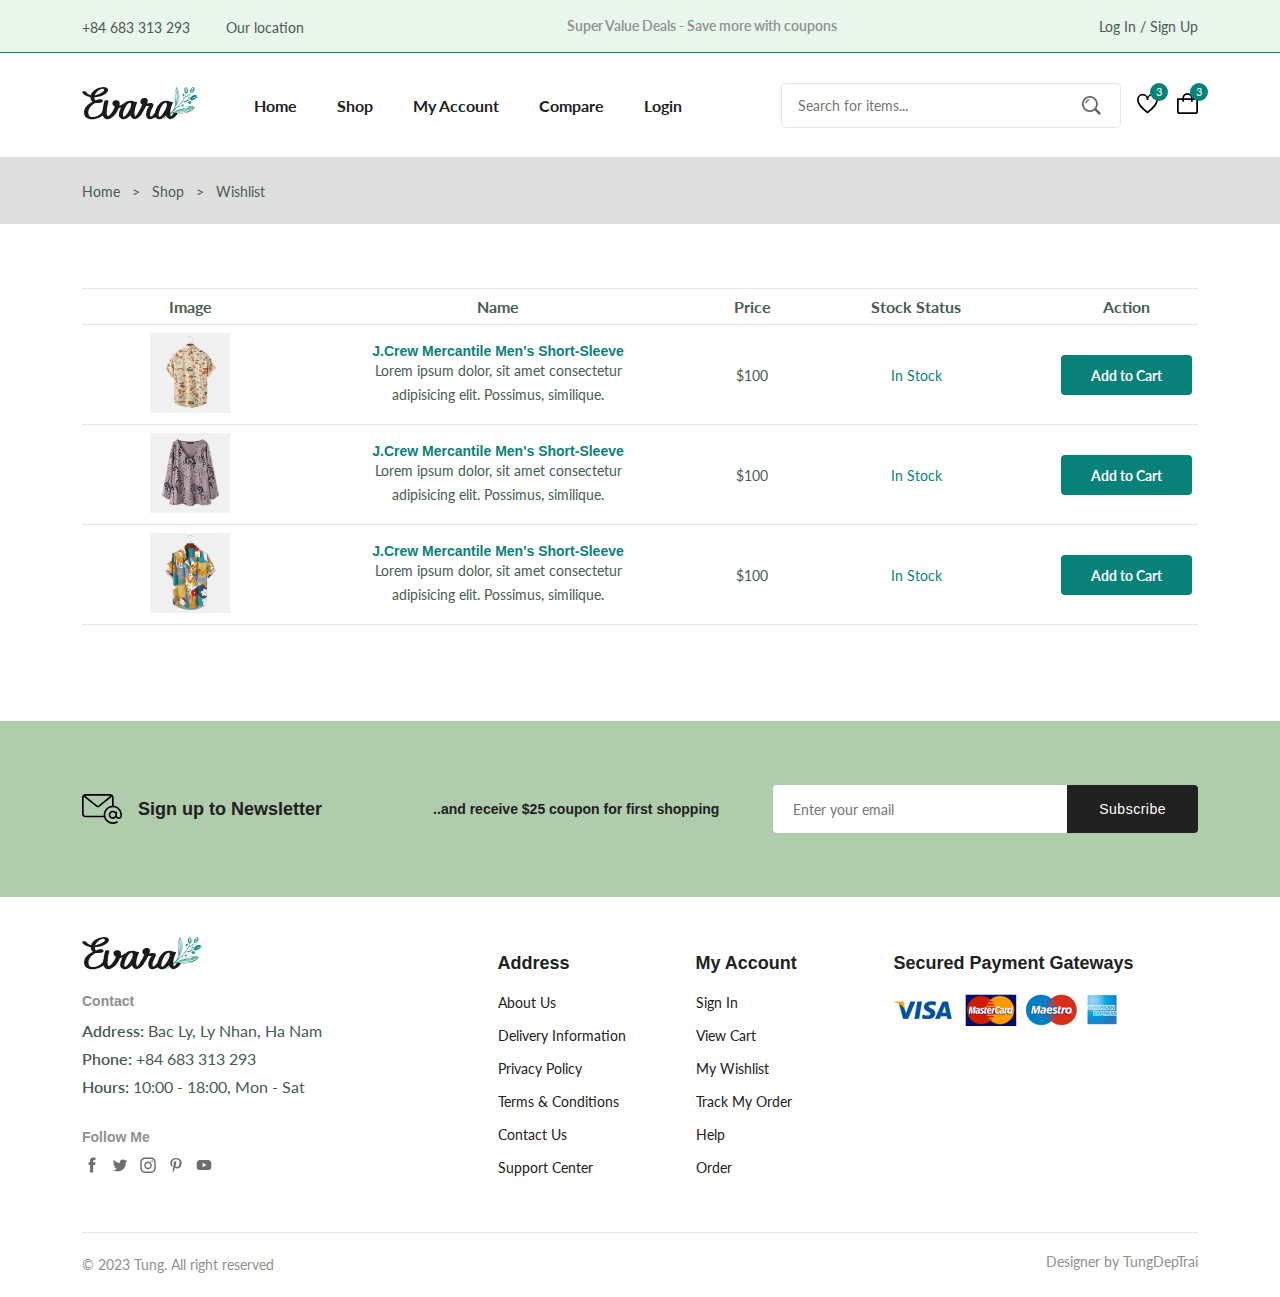
<file: wishlist.html>
<!DOCTYPE html>
<html lang="en">

<head>
  <meta charset="UTF-8" />
  <meta name="viewport" content="width=device-width, initial-scale=1.0" />

  <!--=============== FLATICON ===============-->
  <link rel="stylesheet" href="https://cdnjs.cloudflare.com/ajax/libs/font-awesome/6.4.2/css/all.min.css"
    integrity="sha512-z3gLpd7yknf1YoNbCzqRKc4qyor8gaKU1qmn+CShxbuBusANI9QpRohGBreCFkKxLhei6S9CQXFEbbKuqLg0DA=="
    crossorigin="anonymous" referrerpolicy="no-referrer" />


  <!--=============== SWIPER CSS ===============-->
  <link rel="stylesheet" href="https://cdn.jsdelivr.net/npm/swiper@10/swiper-bundle.min.css" />


  <!--=============== CSS ===============-->
  <link rel="stylesheet" href="assets/css/styles.css" />

  <title>Ecommerce Website</title>
</head>

<body>
  <!--=============== HEADER ===============-->
  <header class="header">
    <div class="header__top">
      <div class="header__container container">
        <div class="header__contact">
          <span>+84 683 313 293</span>
          <span>Our location</span>
        </div>
        <p class="header__alert-news">
          Super Value Deals - Save more with coupons
        </p>
        <a href="login-register.html" class="header__top-action">
          Log In / Sign Up
        </a>
      </div>
    </div>

    <nav class="nav container">
      <a href="index.html" class="nav__logo">
        <img src="assets/img/logo.svg" alt="" class="nav__logo-img">
      </a>

      <div class="nav__menu" id="nav-menu">
        <ul class="nav__list">
          <li class="nav__item">
            <a href="index.html" class="nav__link">Home</a>
          </li>

          <li class="nav__item">
            <a href="shop.html" class="nav__link">Shop</a>
          </li>

          <li class="nav__item">
            <a href="accounts.html" class="nav__link">My Account</a>
          </li>

          <li class="nav__item">
            <a href="compare.html" class="nav__link">Compare</a>
          </li>

          <li class="nav__item">
            <a href="login-register.html" class="nav__link">Login</a>
          </li>
        </ul>

        <div class="header__search">
          <input type="text" class="form__input" placeholder="Search for items...">

          <button class="search__btn">
            <img src="assets/img/search.png" alt="">
          </button>
        </div>
      </div>

      <div class="header__user--actions">
        <a href="wishlist.html" class="header__action-btn">
          <img src="assets/img/icon-heart.svg" alt="">
          <span class="count">3</span>
        </a>

        <a href="cart.html" class="header__action-btn">
          <img src="assets/img/icon-cart.svg" alt="">
          <span class="count">3</span>
        </a>
      </div>
    </nav>
  </header>

  <!--=============== MAIN ===============-->
  <main class="main">
    <!--=============== BREADCRUMB ===============-->
    <section class="breadcrumb">
      <ul class="breadcrumb__list flex container">
        <li><a href="index.html" class="breadcrumb__link">Home</a></li>
        <li><span class="breadcrumb__link">></span></li>
        <li><span class="breadcrumb__link">Shop</span></li>
        <li><span class="breadcrumb__link">></span></li>
        <li><span class="breadcrumb__link">Wishlist</span></li>
      </ul>
    </section>

    <!--=============== WISHLIST ===============-->
    <section class="wishlist section--lg container">
      <div class="table__container">
        <table class="table">
          <tr>
            <th>Image</th>
            <th>Name</th>
            <th>Price</th>
            <th>Stock Status</th>
            <th>Action</th>
            <th>Remove</th>
          </tr>

          <tr>
            <td>
              <img src="assets/img/product-1-2.jpg" alt="" class="table__img">
            </td>

            <td>
              <h3 class="table__title">J.Crew Mercantile Men's Short-Sleeve</h3>
              <p class="table__description">
                Lorem ipsum dolor, sit amet consectetur adipisicing elit. Possimus, similique.
              </p>
            </td>

            <td><span class="table__price">$100</span></td>

            <td><span class="table__stock">In Stock</span></td>

            <td>
              <a href="" class="btn btn btn--sm">Add to Cart</a>
            </td>

            <td><i class="fa-solid fa-trash-can"></i></td>
          </tr>

          <tr>
            <td>
              <img src="assets/img/product-7-1.jpg" alt="" class="table__img">
            </td>

            <td>
              <h3 class="table__title">J.Crew Mercantile Men's Short-Sleeve</h3>
              <p class="table__description">
                Lorem ipsum dolor, sit amet consectetur adipisicing elit. Possimus, similique.
              </p>
            </td>

            <td><span class="table__price">$100</span></td>

            <td><span class="table__stock">In Stock</span></td>

            <td>
              <a href="" class="btn btn btn--sm">Add to Cart</a>
            </td>

            <td><i class="fa-solid fa-trash-can"></i></td>
          </tr>

          <tr>
            <td>
              <img src="assets/img/product-2-1.jpg" alt="" class="table__img">
            </td>

            <td>
              <h3 class="table__title">J.Crew Mercantile Men's Short-Sleeve</h3>
              <p class="table__description">
                Lorem ipsum dolor, sit amet consectetur adipisicing elit. Possimus, similique.
              </p>
            </td>

            <td><span class="table__price">$100</span></td>

            <td><span class="table__stock">In Stock</span></td>

            <td>
              <a href="" class="btn btn btn--sm">Add to Cart</a>
            </td>

            <td><i class="fa-solid fa-trash-can"></i></td>
          </tr>
        </table>
      </div>
    </section>

    <!--=============== NEWSLETTER ===============-->
    <section class="newsletter section">
      <div class="newsletter__container container grid">
        <h3 class="newsletter__title flex">
          <img src="assets/img/icon-email.svg" alt="" class="newsletter__icon">
          Sign up to Newsletter
        </h3>

        <p class="newsletter__description">
          ..and receive $25 coupon for first shopping
        </p>

        <form action="" class="newsletter__form">
          <input type="text" class="newsletter__input" placeholder="Enter your email">
          <button type="submit" class="newletter__btn">Subscribe</button>
        </form>
      </div>

    </section>
  </main>

  <!--=============== FOOTER ===============-->
  <footer class="footer container">
    <div class="footer__container grid">
      <div class="footer__content">
        <a href="index.html" class="footer__logo">
          <img src="assets/img/logo.svg" alt="" class="footer__logo-img">
        </a>
        <h4 class="footer__subtitle">Contact</h4>

        <p class="footer__description">
          <span> Address:</span>
          Bac Ly, Ly Nhan, Ha Nam
        </p>

        <p class="footer__description">
          <span> Phone:</span>
          +84 683 313 293
        </p>

        <p class="footer__description">
          <span>Hours:</span>
          10:00 - 18:00, Mon - Sat
        </p>

        <div class="footer__social">
          <h4 class="footer__subtitle">Follow Me</h4>

          <div class="footer__social-links flex">
            <a href="">
              <img src="assets/img/icon-facebook.svg" alt="" class="footer__social-icon">
            </a>

            <a href="">
              <img src="assets/img/icon-twitter.svg" alt="" class="footer__social-icon">
            </a>

            <a href="">
              <img src="assets/img/icon-instagram.svg" alt="" class="footer__social-icon">
            </a>

            <a href="">
              <img src="assets/img/icon-pinterest.svg" alt="" class="footer__social-icon">
            </a>

            <a href="">
              <img src="assets/img/icon-youtube.svg" alt="" class="footer__social-icon">
            </a>

          </div>
        </div>
      </div>

      <div class="footer__content">
        <h3 class="footer__title">Address</h3>

        <ul class="footer__links">
          <li><a href="" class="footer__link">About Us</a></li>
          <li><a href="" class="footer__link">Delivery Information</a></li>
          <li><a href="" class="footer__link">Privacy Policy</a></li>
          <li><a href="" class="footer__link">Terms & Conditions</a></li>
          <li><a href="" class="footer__link">Contact Us</a></li>
          <li><a href="" class="footer__link">Support Center</a></li>
        </ul>
      </div>

      <div class="footer__content">
        <h3 class="footer__title">My Account</h3>

        <ul class="footer__links">
          <li><a href="" class="footer__link">Sign In</a></li>
          <li><a href="" class="footer__link">View Cart</a></li>
          <li><a href="" class="footer__link">My Wishlist</a></li>
          <li><a href="" class="footer__link">Track My Order</a></li>
          <li><a href="" class="footer__link">Help</a></li>
          <li><a href="" class="footer__link">Order</a></li>
        </ul>
      </div>

      <div class="footer__content">
        <h3 class="footer__title">Secured Payment Gateways</h3>
        <img src="assets/img/payment-method.png" alt="" class="payment__img">
      </div>

    </div>

    <div class="footer__bottom">
      <p class="copyright">&copy; 2023 Tung. All right reserved</p>
      <span class="designer">Designer by TungDepTrai</span>
    </div>

  </footer>

  <!--=============== SWIPER JS ===============-->
  <script src="https://cdn.jsdelivr.net/npm/swiper@10/swiper-bundle.min.js"></script>

  <!--=============== MAIN JS ===============-->
  <script src="assets/js/main.js"></script>
</body>

</html>
</file>
<file: assets/css/styles.css>
/*=============== GOOGLE FONTS ===============*/
@import url('https://fonts.googleapis.com/css2?family=Lato:wght@400;700&family=Spartan:wght@400;500;600;700&display=swap');

/*=============== VARIABLES CSS ===============*/
:root {
  --header-height:4rem ;

  /*========== Colors ==========*/
  /* Color mode HSL(hue, saturation, lightness) */
  --first-color:hsl(176,88%,27%) ;
  --first-color-alt:hsl(129,44%,94%) ;
  --second-color:hsl(34,94%,87%) ;
  --title-color:hsl(0,0%,13%) ;
  --text-color:hsl(154,13%,32%) ;
  --text-color-light:hsl(60,1%,56%) ;
  --body-color:hsl(0,0%,100%) ;
  --container-color:hsl(0,0,93%) ;
  --border-color: hsl(129,36%,85%);
  --border-color-alt:hsl(113,15%,90%) ;

  /*========== Font and typography ==========*/
  /* .5rem = 8px | 1rem = 16px ... */
  --body-font:'Lato',sans-serif ;
  --second-font:'League Spartan',sans-serif ;
  --big-font-size:3.5rem ;
  --h1-font-size:2.75rem ;
  --h2-font-size:2rem ;
  --h3-font-size:1.75rem ;
  --h4-font-size:1.375rem;
  --large-font-size:1.125rem ;
  --normal-font-size:1rem;
  --small-font-size:0.875rem;
  --smaller-font-size: 0.75rem;
  --tiny-font-size: 0.6875rem;

  /*========== Font weight ==========*/
  --weight-400: 400;
  --weight-500: 500;
  --weight-600: 600;
  --weight-700: 700;

  /*========== Transition ==========*/
  --transition: cubic-bezier(0,0,0.05,1);
}

/* Responsive typography */
@media screen and (max-width: 1200px) {
  :root {
    --big-font-size:2.25rem ;
    --h1-font-size:2rem ;
    --h2-font-size:1.375rem ;
    --h3-font-size: 1.25rem;
    --h4-font-size:1.125rem ;
    --large-font-size:1rem ;
    --normal-font-size:0.9375rem ;
    --small-font-size: 0.8125rem;
    --smaller-font-size: 0.6875rem;
    --tiny-font-size: 0.625rem;
  }
}

/*=============== BASE ===============*/
* {
  margin: 0;
  padding: 0;
  box-sizing: border-box;
}

html {
  scroll-behavior: smooth;
}

input,
textarea,
body{
  color: var(--text-color);
  font-family: var(--body-font);
  font-size: var(--normal-font-size);
  font-weight: var(--weight-400);
}

body {
  background-color: var(--body-color);
}

h1,h2,h3,h4 {
  font-family: var(--second-font);
  color: var(--title-color);
  font-weight: var(--weight-600);
}

ul {
  list-style: none;
}

a {
  text-decoration: none;
}

p {
  line-height: 1.5rem;
}

img {
  max-width: 100%;
}

button,
textarea,
input {
  background-color: transparent;
  border: none;
  outline: none;
}

table {
  width: 100%;
  border-collapse: collapse;
}

/*=============== REUSABLE CSS CLASSES ===============*/
.container{
  /* background-color: var(--first-color); */
  max-width: 1320px;
  margin: auto;
  padding-inline: .75rem;
}

.form__input {
  border: 1px solid var(--border-color-alt);
  padding-inline: 1rem;
  height: 45px;
  border-radius: .25rem;
  font-size: var(--small-font-size);
}

.grid {
  display: grid;
  gap: 1.5rem;
}

.section {
  padding-block: 4rem;
}

.section--lg {
  padding-block: 4rem;
}

.section__title {
  font-size: var(--h4-font-size);
  margin-bottom: 1.5rem;
}

.section__title span {
  color: var(--first-color);
}

.new__price {
  color: var(--first-color);
  font-weight: var(--weight-600);
}

.old__price {
  color: var(--text-color-light);
  font-size: var(--small-font-size);
  text-decoration: line-through;
}

.form {
  row-gap: 1rem;
}

.form__group {
  grid-template-columns: repeat(2,1fr);
  gap: 1rem;
}

.textarea {
  height: 200px;
  padding-block: 1rem;
  resize: none;
}
/*=============== HEADER & NAV ===============*/

.header__top{
  background-color: var(--first-color-alt);
  border-bottom: 1px solid var(--first-color);
  padding-block: 0.875rem;
}

.header__container{
  display: flex;
  align-items: center;
  justify-content: space-between;
}

.header__contact span:first-child{
  margin-right: 2rem;
}

.header__contact span,
.header__alert-news,
.header__top-action {
  font-size: var(--small-font-size);
}

.header__alert-news {
  color: var(--text-color-light);
  font-weight: var(--weight-600);
}

.header__top-action{
  color: var(--text-color);
}

.nav,
.nav__menu,
.nav__list,
.header__user--actions {
  display: flex;
  align-items: center;
}

.nav {
  height: calc(var(--header-height) + 2.5rem);
  justify-content: space-between;
  column-gap: 1rem;
}

.nav__logo-img {
  width: 150px;
}

.nav__menu {
  width: 100%;
  margin-left: 2.5rem;
}

.nav__list {
  column-gap: 2.5rem;
  margin-right: auto;
}

.nav__link {
  color: var(--title-color);
  font-weight: var(--weight-700);
  transition: all .2s var(--transition);
  position: relative;
}

.nav__list .nav__item .nav__link::after {
  content: "";
  position: absolute;
  left: 0;
  bottom: -7px;
  width: 100%;
  height: 3px;
  background-color: var(--first-color);
  transition: all .4s;
  transform: scale(0);
  border-radius: 1px;
}

.header__search{
  width: 340px;
  position: relative;
}

.header__search .form__input {
  width: 100%;
}

.search__btn {
  position: absolute;
  top: 24%;
  right: 1.25rem;
  cursor: pointer;
}

.header__user--actions {
  column-gap: 1.2rem;
}

.header__action-btn {
  position: relative;
}

.header__action-btn img {
  width: 30px;
}

.header__action-btn .count {
  position: absolute;
  top: -0.625rem;
  right: -0.625rem;
  background-color: var(--first-color);
  color: var(--body-color);
  height: 18px;
  width: 18px;
  line-height: 18px;
  border-radius: 50%;
  text-align: center;
  font-size: var(--tiny-font-size);
}

.nav__menu-top,
.nav__toggle {
  display: none;
}

/* Active link */
.active-link,
.nav__link:hover {
  color: var(--first-color);
}

.nav__list .nav__item .nav__link:hover::after {
  transform: scale(1);
}
/*=============== HOME ===============*/
.home__container {
  grid-template-columns: 5fr 7fr;
  align-items: center;
}

.home__subtitle,
.home__description {
  font-size: var(--large-font-size);
}

.home__subtitle {
  font-family: var(--second-color);
  font-weight: var(--weight-600);
  margin-bottom: 1rem;
  display: block;
}

.home__title {
  font-size: var(--h1-font-size);
  font-weight: var(--weight-700);
  line-height: 1.4;
}

.home__title span {
  color: var(--first-color);
  font-size: var(--big-font-size);
}

.home__description {
  margin-block: .5rem 2rem;
}

.home__img {
  justify-self:flex-end ;
}

.home__container img {
  animation:homeEffect 4s linear infinite alternate;
}

@keyframes homeEffect {
  0% {
    transform: translate(-11px,0);
  }
  50% {
    transform: translate(-0px,-11px);
  }
  100% {
    transform: translate(-11px,0);
}
}



/*=============== BUTTONS ===============*/
.btn {
  display: inline-block;
  background-color: var(--first-color);
  border: 2px solid var(--first-color);
  color: var(--body-color);
  padding-inline: 1.75rem;
  height: 49px;
  line-height: 49px;
  border-radius: .25rem;
  font-family: var(--second-color);
  font-size: var(--small-font-size);
  font-weight: var(--weight-700);
  transition: all 0.4s var(--transition);
}

.btn:hover {
  background-color: transparent;
  color: var(--first-color);
}

.btn--md,
.btn--sm {
  font-family: var(--body-font);
}

.btn-md {
  height: 45px;
  line-height: 42px
}

.btn--sm {
  height: 40px;
  line-height: 38px;
}

.flex {
  display: flex;
  align-items: center;
  column-gap: .5rem;
}
/*=============== CATEGORIES ===============*/
.categories {
  overflow: hidden;
}
.category__item {
  text-align: center;
  border: 1px solid var(--border-color);
  padding: .625rem .625rem 1.25rem;
  border-radius: 1.25rem;
}

.category__img {
  border-radius: .75rem;
  margin-bottom: 1.25rem;
}

.category__title {
  color: var(--text-color);
  font-size: var(--small-font-size);
}
/* Swiper class */
.swiper {
  overflow: initial;
}

.swiper-button-next::after,
.swiper-button-prev::after {
  content: "";
}

.swiper-button-next,
.swiper-button-prev {
  top: -1.875rem;
  background-color: var(--first-color-alt);
  border: 1px solid var(--border-color);
  width: 30px;
  height: 30px;
  border-radius: 50%;
  color: var(--first-color);
  font-size: var(--tiny-font-size);
  transition: all .5s;
}

.swiper-button-prev {
  left: initial;
  right: 3rem;
}

.swiper-button-next {
  right: 2px;
}

/*=============== PRODUCTS ===============*/
.tab__btns {
  display: flex;
  gap: .75rem;
  margin-bottom: 2rem;
  flex-wrap: wrap;
}

.tab__btn {
  background-color:rgb(222, 214, 214);
  color: var(--title-color);
  padding: 1rem 1.25rem 0.875rem;
  border-radius: .25rem;
  font-family: var(--second-font);
  font-size: var(--small-font-size);
  font-weight: var(--weight-600);
  cursor: pointer;
}

.products__container {
  grid-template-columns: repeat(4,1fr);
}

.product__item {
  border: 1px solid var(--border-color);
  border-radius: 1.5rem;
  transition: all .2s var(--transition);
}

.product__banner {
  padding: .625rem .75rem .75rem;
}

.product__banner,
.product__imgaes {
  position: relative;
}

.product__imgaes {
  display: block;
  overflow: hidden;
}

.product__imgaes img {
  border-radius: 1.25rem;
}

.product__img {
  vertical-align: middle;
  transition: all 1.5s var(--transition);
}

.product__item:hover .product__img {
  transform: scale(1.1);
}

.product__img.hover {
  position: absolute;
  top: 0;
  left: 0;
}

.producut__actions {
  position: absolute;
  top: 50%;
  left: 50%;
  transform: translate(-50%,-50%);
  display: flex;
  column-gap: 0.5rem;
  transition: all .2s var(--transition);
}

.action__btn {
  width: 40px;
  height: 40px;
  line-height: 42px;
  text-align: center;
  border-radius: 50%;
  background-color: var(--first-color-alt);
  border: 1px solid var(--border-color);
  color: var(--text-color);
  font-size: var(--small-font-size);
  position: relative;
}

.action__btn::before,
.action__btn::after{
  position: absolute;
  left: 50%;
  transform: translateX(-50%);
  transition: all .3s cubic-bezier(0.71, 1.7, 0.77, 1.24);
}

.action__btn::before{
  content: '';
  top: -10px;
  border: .5rem solid transparent;
  border-top-color:var(--first-color);
}

.action__btn::after {
  content: attr(aria-lable);
  bottom:calc(100% + 20%);
  background-color: var(--first-color);
  color: var(--body-color);
  font-size: var(--tiny-font-size);
  white-space: nowrap;
  padding-inline: .625rem;
  border-radius: 0.25rem;
  line-height: 2.58rem;
}

.product__badge {
  position: absolute;
  left: 1.25rem;
  top: 1.25rem;
  background-color: var(--first-color);
  color: var(--body-color);
  padding: .25rem .625rem;
  border-radius: 2.5rem;
  font-size: var(--tiny-font-size);
}

.product__badge.light-pink {
  background-color: hsl(341,100%,73%);
  animation: light 2s infinite;
}

.product__badge.light-green {
  background-color: hsl(155,20%,67%);
}

.product__badge.light-orange{
  background-color: hsl(24,100%,73%);
}

.product__badge.light-blue {
  background-color: hsl(202,53%,76%);
}

@keyframes light {
  0% {
  background-color: hsl(341,100%,73%);
  }50%{

    background-color: hsl(24,100%,73%);
  }
  100% {
  background-color: hsl(341,100%,73%);

  }
}

.product_content {
  padding: 0 1.25rem 1.125rem;
  position: relative;
}

.product__category {
  color: var(--text-color-light);
  font-size: var(--small-font-size);
}

.product__title {
  font-size: var(--normal-font-size);
  margin-block: 0.75rem 0.5rem;
}

.product__rating {
  font-size: var(--small-font-size);
  color: hsl(42,100%,50%);
  margin-bottom: .75rem;
}

.product__price .new__price {
  font-size: var(--large-font-size);
}

.cart__btn {
  position: absolute;
  bottom: 1.6rem;
  right: 1.2rem;
}

/* Active Tab */
.tab__btn.active-tab {
  color: var(--first-color);
  background-color: var(--second-color);
}

.tab__item:not(.active-tab) {
  display: none;
}

/* Product Hover */
.product__img.hover,
.producut__actions,
.action__btn::after,
.action__btn::before,
.product__item:hover .product__img.defaule{
  opacity: 0;
}

.product__item:hover {
  box-shadow: 0 0 10px hsla(0,0%,0%,0.1);
}

.product__item:hover .product__img.hover,
.product__item:hover .producut__actions,
.action__btn:hover::before,
.action__btn:hover:after{
  opacity: 1;
}

.action__btn:hover::before,
.action__btn:hover:after {
  transform: translateX(-50%) translateY(-0.1rem);
}

.action__btn:hover {
  background-color: var(--first-color);
  border-color: var(--first-color);
  color: var(--body-color);
}

/*=============== DEALS ===============*/
.deals__container {
  grid-template-columns: repeat(2,1fr);
}

.deals__item:nth-child(1) {
  background-image:url(../img/deals-1.jpg) ;
}

.deals__item:nth-child(2) {
  background-image:url(../img/deals-2.png) ;
}

.deals__item {
  padding: 3rem;
  background-size: cover;
  background-position: center;
  display: flex;
  flex-direction: column;
  row-gap: 1.5rem;
}

.deals__brand {
  color: var(--first-color);
  font-size: var(--h3-font-size);
  margin-bottom: .25rem;
}

.deals__category {
  font-family: var(--second-font);
  font-size: var(--small-font-size);
}

.deals__title {
  max-width: 240px;
  font-size: var(--large-font-size);
  font-weight: var(--weight-400);
  line-height: 1.3;
}

.deals__price .new__price,
.deals__price .old__price{
  font-size: var(--large-font-size);
}

.deals__price .new__price {
  color: hsl(352,100%,60%);
}

.deals__countdown-text{
  margin-bottom: 0.25rem;
}

.countdown {
  display: flex;
  column-gap: 1.5rem;
}

.countdown__amount {
  position: relative;
}

.countdown__amount::after{
  content: ":";
  color: var(--title-color);
  font-size: var(--large-font-size);
  position: absolute;
  right: -25%;
  top: 20%;
}

.countdown__period {
  background-color: var(--first-color);
  color: var(--body-color);
  width: 60px;
  height: 50px;
  text-align: center;
  line-height: 50px;
  border-radius: .25rem;
  font-size: var(--large-font-size);
  font-weight: var(--weight-500);
  margin-bottom: .5rem;
}

.unit {
  font-size: var(--small-font-size);
  text-align: center;
  display: block;
}

.deals__btn .btn {
  background-color: transparent;
  color: var(--first-color);
}

/*=============== NEW ARRIVALS ===============*/
.new__arrivals {
  overflow: hidden;
}
/*=============== SHOWCASE ===============*/
.showcase__container {
  grid-template-columns: repeat(4,1fr);
}
.showcase__wrapper .section__title{
  font-size: var(--normal-font-size);
  border-bottom: 1px solid var(--border-color-alt);
  padding-bottom: .75rem;
  margin-bottom: 2rem;
  position: relative;
}

.showcase__wrapper .section__title::before {
  content: "";
  position: absolute;
  left: 0;
  bottom: -1.3px;
  width: 50px;
  height: 2px;
  background-color: var(--first-color);
}

.showcase__item {
  display: flex;
  align-items: center;
  column-gap: 1.5rem;
}

.showcase__item:not(:last-child) {
  margin-bottom: 1.5rem;
}

.showcase__img {
  width: 86px;
}

.showcase__content {
  width: calc(100% - 110px);
}

.showcase__title{
  font-size: var(--small-font-size);
  font-weight: var(--weight-500);
  white-space: nowrap;
  overflow: hidden;
  text-overflow: ellipsis;
  margin-bottom: .5rem;
}
/*=============== NEWSLETTER ===============*/
.newsletter {
  background-color: hsl(116, 23%, 74%);
  /* height: 150px; */
}

.home__newsletter {
  margin-top: 2rem;
}

.newsletter__container {
  grid-template-columns: repeat(2,3.5fr) 5fr;
  align-items: center;
  column-gap: 3rem;
}

.newsletter__title {
  column-gap: 1rem;
  font-size: var(--large-font-size);
}

.newsletter__icon {
  width: 40px;
}

.newsletter__description {
  color: var(--title-color);
  font-family: var(--second-font);
  font-size: var(--small-font-size);
  font-weight: var(--weight-600);
  text-align: center;
}

.newsletter__form {
  display: flex;
}

.newsletter__input,
.newletter__btn {
  font-size: var(--small-font-size);
}

.newsletter__input {
  background-color: var(--body-color);
  padding-inline: 1.25rem;
  width: 100%;
  height: 48px;
  border-radius: .25rem 0 0 .25rem;
}

.newletter__btn {
  background-color: var(--title-color);
  color: var(--body-color);
  padding-inline: 2rem;
  border-radius: 0 .25rem 0.25rem 0;
  font-family: var(--second-font);
  font-weight: var(--weight-500);
  letter-spacing: .5px;
  cursor: pointer;
  transition: all .3s var(--transition);
}

.newletter__btn:hover {
  background-color: var(--first-color);
}

/*=============== FOOTER ===============*/
.footer__container {
  grid-template-columns: 4.5fr repeat(2,2fr) 3.5fr;
  padding-block: 2.5rem;
}

.footer__logo-img{
  width: 120px;
}

.footer__subtitle {
  color: var(--text-color-light);
  font-size: var(--small-font-size);
  margin-block: 1.25rem 0.625rem;
}

.footer__description {
  margin-bottom: 0.25rem;
}

.footer__description span {
  font-weight: var(--weight-600);
}

.footer__social .footer__subtitle {
  margin-top: 1.875rem;
}

.footer__social-link {
  column-gap: 0.25rem;
}

.footer__social-icon {
  width: 20px;
  opacity: .7;
}

.footer__title {
  font-size: var(--large-font-size);
  margin-block: 1rem 1.25rem;
}

.footer__link {
  color: var(--title-color);
  font-size: var(--small-font-size);
  margin-bottom: 1rem;
  display: block;
  transition: all .3s var(--transition);
}

.footer__link:hover {
  color: var(--first-color);
  margin-left: .25rem;
}

.footer__bottom {
  position: relative;
  display: flex;
  justify-content: space-between;
  padding-block: 1.25rem;
  border-top: 1px solid var(--border-color-alt);
}

.copyright,
.designer {
  color: var(--text-color-light);
  font-size: var(--small-font-size);
}

/*=============== BREADCRUMBS ===============*/
.breadcrumb {
  background-color: rgb(223, 222, 222);
  padding-block: 1.5rem;
}

.breadcrumb__list {
  column-gap: .75rem;
}

.breadcrumb__link {
  color: var(--text-color);
  font-size: var(--small-font-size);
}

/*=============== SHOP ===============*/
.total__products {
  margin-bottom: 2.5rem;
}

.total__products span {
  color: var(--first-color);
  font-weight: var(--weight-600);
}

.pagination {
  display: flex;
  column-gap: .625rem;
  margin-top: 2.75rem;
}

.pagination__link{
  display: inline-block;
  width: 34px;
  height: 34px;
  line-height: 34px;
  text-align: center;
  border-radius: .25rem;
  color: var(--text-color);
  font-size: var(--small-font-size);
  font-weight: var(--weight-600);
  transition: all 0.15s var(--transition);
}

.pagination__link.active,
.pagination__link:hover {
  background-color: var(--first-color);
  color: var(--body-color);
}

.pagination__link.icon {
  border-top-right-radius: 50%;
  border-bottom-right-radius: 50%;
}
/*=============== DETAILS ===============*/
.details__container {
  grid-template-columns: 5.5fr 6.5fr;
}

.details__img {
  margin-bottom: .5rem;
  border-radius: .25rem;
}

.details__small-images {
  grid-template-columns: repeat(4,1fr);
  column-gap: .625rem;
}

.details__small-img {
  cursor: pointer;
  border-radius: .25rem;
}

.details__title {
  font-size: var(--h2-font-size);
}

.details__brand {
  font-size: var(--small-font-size);
  margin-block: 1rem;
}

.details__brand span {
  color: var(--first-color);
}

.details__price {
  border-top: 1px solid var(--border-color-alt);
  border-bottom: 1px solid var(--border-color-alt);
  padding-block: 1rem;
  column-gap: 1rem;
}

.details__price .new__price {
  font-size: var(--h2-font-size);
}

.details__price .old__price {
  font-size: var(--normal-font-size);
  font-weight: var(--weight-500);
}

.short__description {
  margin-block: 1rem 2rem;
}

.list__item,
.meta__list{
  font-size: var(--small-font-size);
  margin-bottom: .75rem;
}

.details__color,
.details__size {
  column-gap: .75rem;
}

.details__color {
  margin-block: 2rem 1.5rem;
}

.details__size {
  margin-bottom: 2.5rem;
}

.details__color-title,
.details__size-title {
  font-size: var(--small-font-size);
  font-weight: var(--weight-600);
}

.color__list,
.size__list {
  display: flex;
  column-gap: 0.25rem;
}

.color__link {
  width: 26px;
  height: 26px;
  border-radius: 50%;
  display: block;
}

.size__link {
  border: 1px solid var(--border-color-alt);
  padding: .375rem .75rem 0.5rem;
  color: var(--text-color);
  font-size: var(--small-font-size);
}

.size-active {
  background-color: var(--first-color);
  color: var(--body-color);
}

.details__action {
  display: flex;
  column-gap: .375rem;
  margin-bottom: 3.25rem;
}

.quantity,
.details__action-btn {
  border: 1px solid var(--border-color-alt);
  font-size: var(--small-font-size);
}

.quantity {
  max-width: 80px;
  padding-block: 0.5rem;
  padding-inline: 1rem 0.5rem;
  border-radius: .25rem;
}

.details__action-btn {
  color: var(--text-color);
  line-height: 40px;
  padding-inline: 0.75rem;
  display: flex;
  align-items: center;
}

.details__action-btn:hover.details__action-btn--color {
  color: red;
}


.details__meta {
  border-top: 1px solid var(--border-color-alt);
  padding-top: 1rem;
}

.details__container:not(.ac) {
  display: none;
}
/*=============== DETAILS INFO & REVIEWS ===============*/
.detail__tabs {
  display: flex;
  column-gap: 1.75rem;
  margin-bottom: 3rem;
}

.detail__tab {
  font-family: var(--second-color);
  font-size: var(--large-font-size);
  font-weight: var(--weight-600);
  cursor: pointer;
}

.detail__tab.active-tab {
  color: var(--first-color);
}

.details__tab-content:not(.active-tab) {
  display: none;
}

.info__table tr th,
.info__table tr td {
  border: 1px solid var(--border-color-alt);
  padding: .625rem 1.25rem;
}

.info__table tr th {
  font-weight: var(--weight-500);
  text-align: left;
}

.info__table tr td {
  color: var(--text-color-light);
}

.reviews__container {
  padding-bottom: 3rem;
  row-gap: 1.25rem;
}

.review__single {
  border-bottom: 1px solid var(--border-color-alt);
  padding-bottom: 1.25rem;
  display: flex;
  align-items: flex-start;
  column-gap: 1.5rem;
}

.review__single:last-child {
  padding-bottom: 3rem;
}

.review__img {
  width: 70px;
  border-radius: 50%;
  margin-bottom: .5rem;
}

.review__title {
  font-size: var(--tiny-font-size);
}

.review__data {
  width: calc(100% - 94px);
}

.review__description {
  margin-bottom: 0.5rem;
}

.review__rating {
  color: hsl(42, 100%, 50%);
  margin-bottom: 0.25rem;
}

.review__rating,
.review__data {
  font-size: var(--small-font-size);
}

.review__form-title {
  font-size: var(--large-font-size);
  margin-bottom: 1rem;
}

.rate__product {
  margin-bottom: 1rem;
}

/*=============== CART ===============*/
.table__container {
  overflow-x: auto;
}

.table {
  table-layout: fixed;
  margin-bottom: 2rem;
}

.table tr {
  border-top: 1px solid var(--border-color-alt);
}

.table tr:last-child {
  border-bottom: 1px solid var(--border-color-alt);
}

.table tr th:nth-child(1),
.table tr td:nth-child(1) {
  width: 216px;
}

.table tr th:nth-child(2),
.table tr td:nth-child(2) {
  width: 400px;
}

.table tr th:nth-child(3),
.table tr td:nth-child(3) {
  width: 108px;
}

.table tr th:nth-child(4),
.table tr td:nth-child(4) {
  width: 220px;
}

.table tr th:nth-child(5),
.table tr td:nth-child(5) {
  width: 200px;
}

.table tr th:nth-child(6),
.table tr td:nth-child(6) {
  width: 152px;
}

.table__img {
  width: 80px;
}

.table tr th,
.table tr td {
  padding: .5rem;
  text-align: center;
}

.table__title,
.table__description,
.table__price,
.table__subtotal,
.table__trash,
.table__stock {
  font-size: var(--small-font-size);
}

.table__title,
.table__stock {
  color: var(--first-color);
}

.table__description {
  max-width: 250px;
  margin-inline: auto;
}

.table__trash {
  color: var(--text-color-light);
}

.cart__actions {
  display: flex;
  justify-content: flex-end;
  gap: .75rem;
  margin-top: 1.5rem;
}

.divider {
  position: relative;
  text-align: center;
  margin-block: 3rem;
}

.divider::before {
  content: "";
  position: absolute;
  top: 50%;
  left: 0;
  width: 100%;
  border-top: 2px solid var(--border-color-alt);
}

.divider i {
  color: var(--text-color-light);
  background-color: var(--body-color);
  font-size: 1.25rem;
  padding-inline: 1.25rem;
  position: relative;
  z-index: 10;
}

.cart__group {
  grid-template-columns: repeat(2,1fr);
  align-items: flex-start;
}

.cart__shipping .section__title,
.cart_coupon .section__title,
.cart__total .section__title {
  font-size: var(--large-font-size);
  margin-bottom: 1rem;
}

.cart__coupon {
  margin-top: 3rem;
}

.coupon__form .form__group {
  align-items: center;
}

.cart__total {
  border: 1px solid var(--border-color-alt);
  border-radius: 0.25rem;
  padding: 1.25rem;
}

.cart__total-table {
  margin-bottom: 1rem;
}

.cart__total-table tr td {
  border: 1px solid var(--border-color-alt);
  padding: .75rem .5rem;
  width: 50%;
}

.card__total-title {
  font-size: var(--small-font-size);
}

.cart__total-price {
  color: var(--first-color);
  font-weight: var(--weight-700);
}

.cart__total .btn {
  display: inline-flex;
}
/*=============== CART OTHERS ===============*/

/*=============== WISHLIST ===============*/

/*=============== CHECKOUT ===============*/
.checkout__container {
  grid-template-columns: repeat(2,1fr);
}

.checkout__group:nth-child(2) {
  border: 1px solid var(--border-color-alt);
  padding: 2rem;
  border-radius: 0.5rem;
}

.checkout__group .section__title {
  font-size: var(--large-font-size);
}

.checkout__title {
  font-size: var(--small-font-size);
}

.order__table tr th,
.order__table tr td {
  border: 1px solid var(--border-color-alt);
  padding: .5rem;
  text-align: center;
}

.order__table tr th {
  color: var(--title-color);
  font-size:var(--small-font-size) ;
}

.order__img {
  width: 80px;
}

.table__quantity,
.order__subtitle {
  font-size: var(--small-font-size);
}

.order__grand-total {
  color: var(--first-color);
  font-size: var(--large-font-size);
  font-weight: var(--weight-700);
}

.payment__methods {
  margin-block: 2.5rem 2.75rem;
}

.payment__title {
   margin-bottom: 1.5rem;
}

.payment__option {
  margin-bottom: 1rem;
}

.payment__input {
  accent-color: var(--first-color);
  /* đổi màu của check radio */
}

.payment__label {
  font-size: var(--small-font-size);
}
/*=============== COMPARE ===============*/
.compare__table tr th,
.compare__table tr td {
  padding: .5rem;
  border: 1px solid var(--border-color-alt);
}

.compare__table tr th {
  color: var(--text-color-light);
  font-size: var(--small-font-size);
}

.compare__table tr td {
  text-align: center;
}

.comapre__colors {
  justify-content: center;
}

.table__weight,
.table_dimension {
  font-size: var(--small-font-size);
}
/*=============== LOGIN & REGISTER ===============*/
.login-register__container {
  grid-template-columns: repeat(2,1fr);
  align-items: flex-start;
}

.login,
.register {
  border: 1px solid var(--border-color-alt);
  padding: 2rem;
  border-radius: .5rem;
}


/*=============== ACCOUNTS ===============*/
.accounts__container {
  grid-template-columns: 4fr 8fr;
}

.account__tabs {
  border: 1px solid var(--border-color-alt);
  border-radius: 0.25rem;
}

.account__tab {
  padding: 1rem 2rem;
  color: var(--title-color);
  font-size: var(--smaller-font-size);
  display: flex;
  align-items: center;
  column-gap: .625rem;
  cursor: pointer;
}

.account__tab.active-tab {
  background-color: var(--first-color);
  color: var(--body-color);
}

.tab__content:not(.active-tab) {
  display: none;
}

.account__tab:not(:last-child) {
  border-bottom: 1px solid var(--border-color-alt);
}

.tab__content {
  border: 1px solid var(--border-color-alt);
}

.tab__header {
  background-color: rgb(189, 187, 187);
  border-bottom: 1px solid var(--border-color-alt);
  padding: 1rem;
  font-size: var(--small-font-size);
}

.tab__body {
  padding: 1rem;
}

.placed__order-table tr th {
  color: var(--title-color);
  text-align: left;
}

.placed__order-table tr th,
.placed__order-table tr td {
  border: 1px solid var(--border-color-alt);
  padding: 0.5rem;
  font-size: var(--small-font-size);
}

.view__order,
.edit {
  color: var(--first-color);
}

.address {
  font-style: normal;
  font-size: var(--small-font-size);
  line-height: 1.5rem;
}

.city {
  margin-bottom: .25rem;
}

.edit {
  font-size: var(--small-font-size);
}

/*=============== BREAKPOINTS ===============*/
/* For large devices */
@media screen and (max-width: 1400px) {
  .container {
    max-width: 1140px;
  }

  .products__container,
  .showcase__container {
    grid-template-columns: repeat(3,1fr);
  }
}

@media screen and (max-width: 1200px) {
  .container {
    max-width: 960px;
  }

  .header__top {
    display: none;
  }

  .nav {
    height: calc(var(--header-height) + 1.5rem);
  }

  .nav__logo-img {
    width: 116px
  }

  .nav__menu {
    position: fixed;
    right: -100%;
    top: 0;
    max-width: 400px;
    width: 100%;
    height: 100%;
    padding: 1.25rem 2rem;
    background-color: var(--body-color);
    z-index: 100;
    flex-direction: column;
    align-items: flex-start;
    row-gap: 2rem;
    box-shadow: 0 0 15px hsla(0, 0%, 0%,0.1);
    transition: all .25s var(--transition);
  }

  .show-menu {
    right: 0;
  }

  .nav__list {
    order: 1;
    flex-direction: column;
    align-items: flex-start;
    row-gap: 1.5rem;
  }

  .nav__link {
    font-size: var(--large-font-size);
  }

  .header__search .form__input {
    border-color: var(--first-color);
  }

  .nav__menu-top,
  .nav__toggle {
   display: flex;
  }

  .nav__menu-top {
    align-items: center;
    justify-content: space-between;
    width: 100%;
    margin-bottom: 1.25rem;
  }

  .nav__menu-logo img {
    width: 100px;
  }

  .nav__close {
    font-size: var(--h2-font-size);
    line-height: 1rem;
  }

  .header__action-btn img {
    width: 21px;
  }

  .home__container {
    grid-template-columns: 5.5fr 6.5fr;
  }

  .countdown {
    column-gap: 1rem;
  }

  .countdown__period {
    width: 36px;
    height: 36px;
    line-height: 36px;
  }

  .countdown__amount::after {
    right: -30%;
    top: 14%;
  }

  .swiper-button-next,
  .swiper-button-prev {
    top: -28px;
    width: 26px;
    height: 26px;
  }

  .swiper-button-prev {
    right: 36px;
  }

  .account__tab {
    padding: 0.75rem 1rem;
  }

  .checkout__group:nth-child(2) {
    padding: 1.5rem;
  }

  .details__brand {
    margin-block: 0.75rem;
  }

  .details__price {
    padding-block: .75rem;
  }

  .short__description {
    margin-bottom: 1.5rem;
  }

  .details__color {
    margin-block: 1.75rem 1.25rem;
  }

  .details__size {
    margin-bottom: 2.25rem;
  }

  .color__link {
    width: 22px;
    height: 22px;
  }

  .size__link {
    padding: .375rem .625rem;
  }

  .details__action {
    margin-bottom: 2.75rem;
  }
}

/* For medium devices */
@media screen and (max-width: 992px) {
  .container {
    max-width: 740px;
  }
  
  .home__container,
  .newsletter__container {
    grid-template-columns: 1fr  ;
  }

  .cart__group {
    row-gap: 2.75rem;
  }

  .deals__container{
    grid-template-columns: 1fr;
  }

  .newsletter__description {
    display: none;
  }

  .categories {
    margin-bottom: -50px;
  }

  .products__container {
    grid-template-columns: repeat(2,1fr);
  }

  .showcase__container {
    grid-template-columns: repeat(2,1fr);
  }

  .accounts__container {
    grid-template-columns: 1fr;
  }

  .checkout__container {
    grid-template-columns: 1fr;
  }

  .footer__container {
    grid-template-columns: repeat(2,1fr);
  }

}

@media screen and (max-width: 768px) {

  .container {
    max-width: 540px;
  }

  .products__container,
  .showcase__container,
  .footer__container,
  .login-register__container,
  .details__container {
    grid-template-columns: 1fr;
  }

  .form__group {
    grid-template-columns: 1fr;
  }

  .tab__header,
  .tab__body {
    padding: 0.75rem;
  }

  .compare__table tr td {
    display: block;
  }
}

/* For small devices */
@media screen and (max-width: 576px) {

  .header__user--actions {
    margin-right: 10px;
  }

  .category__item {
    padding-bottom: 1rem;
  }

  .category__img {
    margin-bottom: 1rem;
  }

  .deals__item,
  .checkout__group:nth-child(2) {
    padding: 1.25rem;
  }

  .pagination {
    column-gap: 0.5rem;
    margin-top: 2.5rem;
  }

  .pagination__link {
    width: 30px;
    height: 30px;
    line-height: 30px;
  }

  .placed__order-table th {
    display: none;
  }

  .placed__order-table tr td,
  .order__table tr td,
  .info__table tr th,
  .info__table tr td {
    display: block;
  }

  .cart__group {
    grid-template-columns: 1fr;
  }

  .form {
    row-gap: 2rem;
  }

  .form__btn {
    display: flex;
    justify-content: center;
  }

  .footer__title {
    margin-top: .25rem;
  }

  .footer__bottom {
    flex-direction: column;
    align-items: center;
  }
}

@media screen and (max-width: 350px) {

  .container {
    max-width: 330px;
  }

  .action__btn {
    width: 36px;
    height: 36px;
    line-height: 38px;
  }

  .cart__btn {
    bottom: 1.4rem;
    right: 1.25rem;
  }

  .cart__actions {
    display: grid;
    grid-template-columns: 1fr;
  }

  .showcase__item {
    column-gap: 1rem;
  }

  .showcase__img {
    width: 70px;
  }

  .showcase__content {
    width: calc(100% - 86px);
  }

  .swiper-button-next,
  .swiper-button-prev {
    display: none;
  }

  .compare__table tr th,
  .card__total-title tr td {
    display: block;
  }
}
</file>
